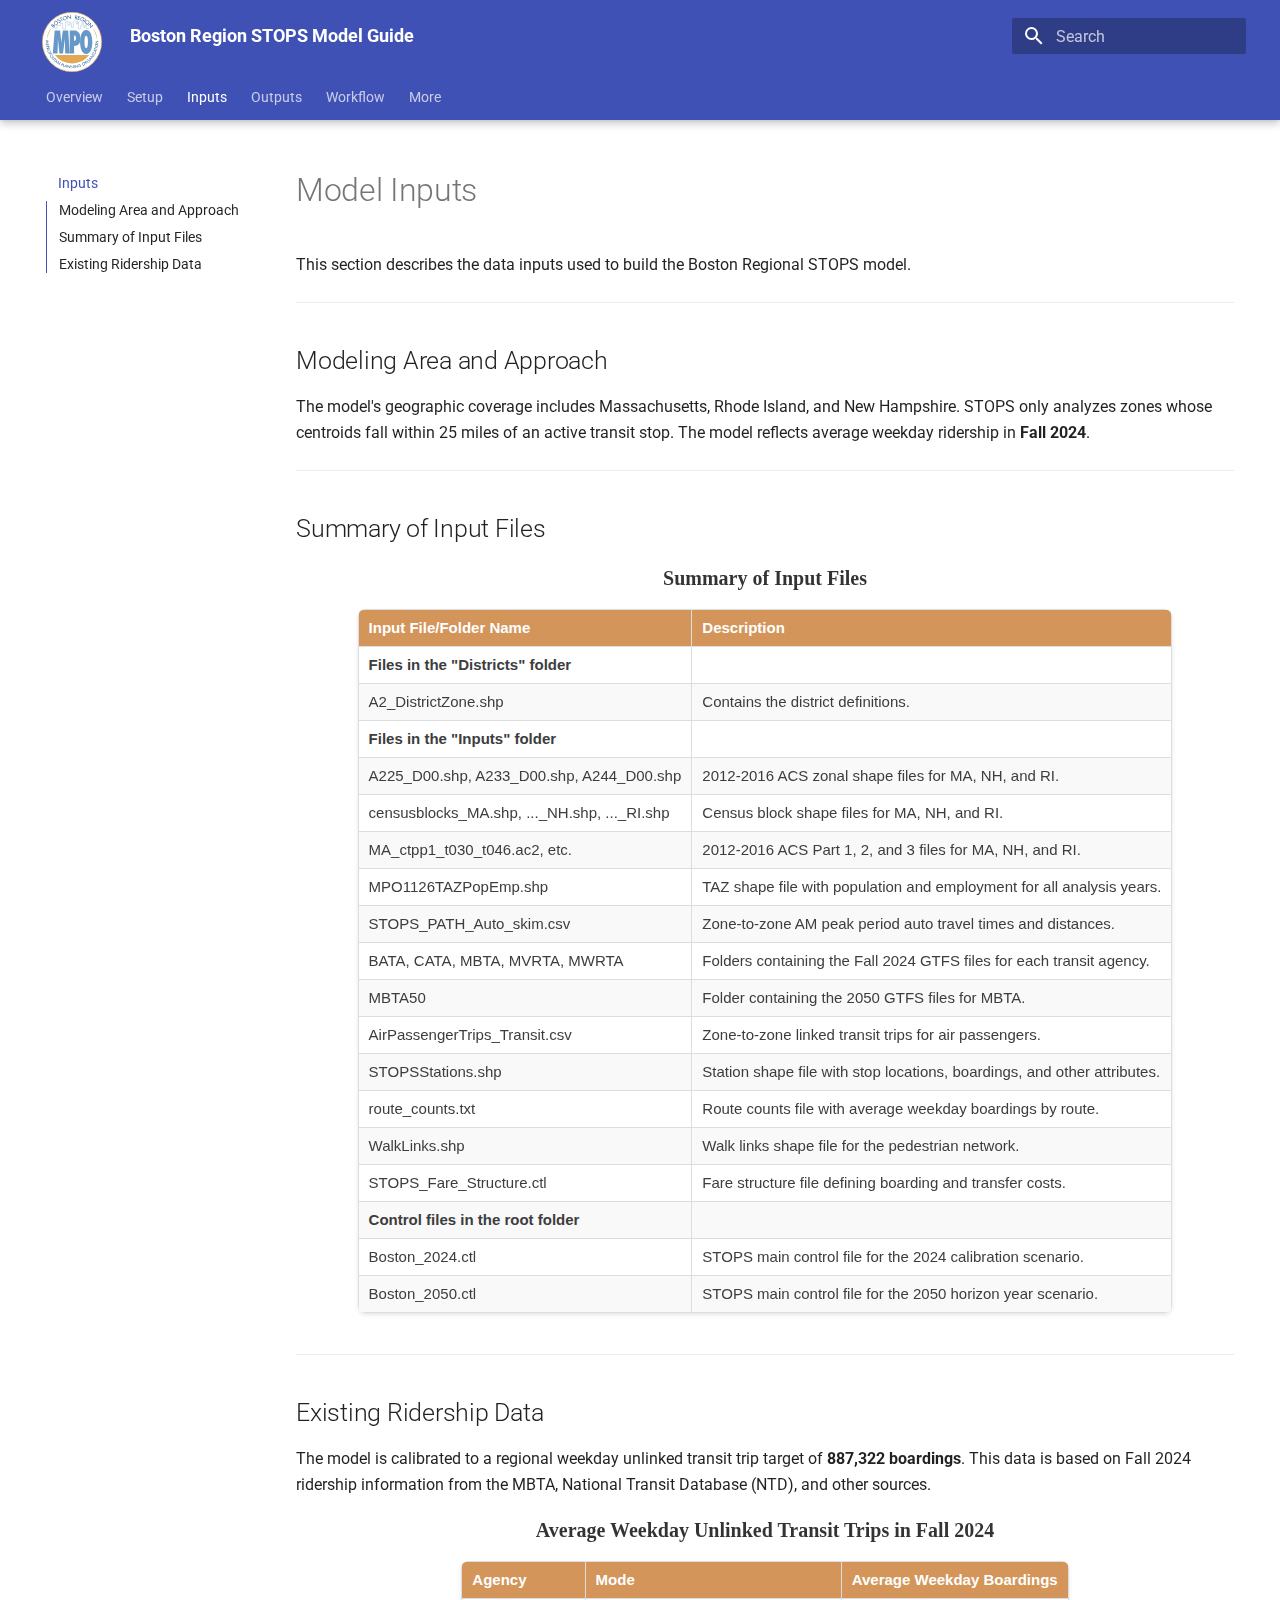
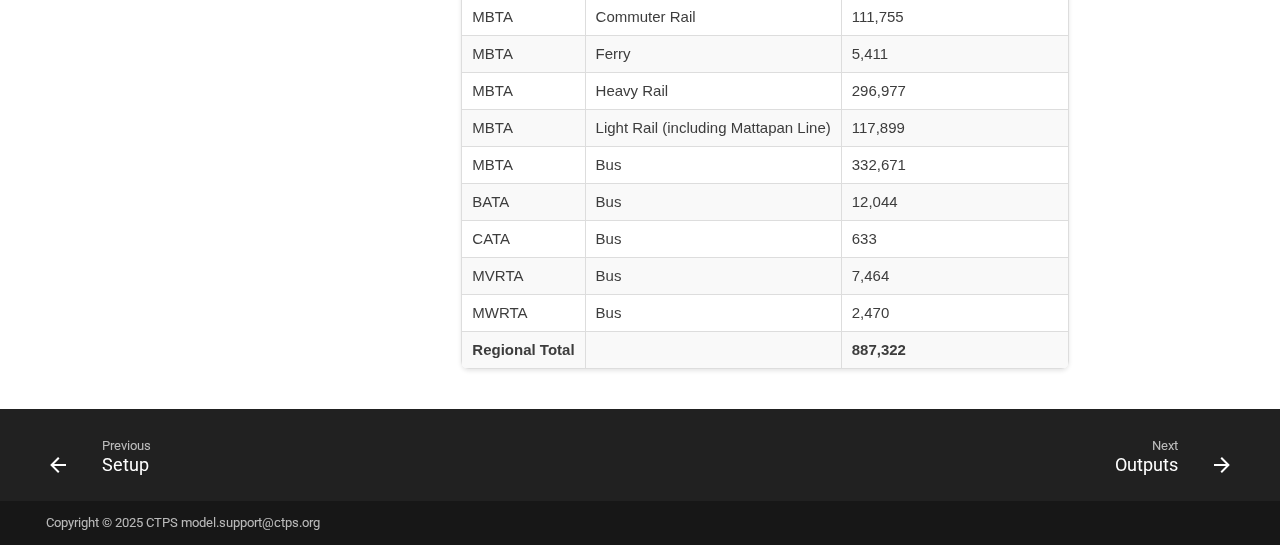
<file: 1.0/pages/inputs/index.html>
<!doctype html>
<html lang="en" class="no-js">
  <head>
    
      <meta charset="utf-8">
      <meta name="viewport" content="width=device-width,initial-scale=1">
      
      
      
      
        <link rel="prev" href="../setup/">
      
      
        <link rel="next" href="../outputs/">
      
      
      <link rel="icon" href="../../images/icons/MPO_Logo_circle_48.ico">
      <meta name="generator" content="mkdocs-1.5.3, mkdocs-material-9.4.14">
    
    
      
        <title>Inputs - Boston Region STOPS Model Guide</title>
      
    
    
      <link rel="stylesheet" href="../../assets/stylesheets/main.fad675c6.min.css">
      
      


    
    
      
    
    
      
        
        
        <link rel="preconnect" href="https://fonts.gstatic.com" crossorigin>
        <link rel="stylesheet" href="https://fonts.googleapis.com/css?family=Roboto:300,300i,400,400i,700,700i%7CRoboto+Mono:400,400i,700,700i&display=fallback">
        <style>:root{--md-text-font:"Roboto";--md-code-font:"Roboto Mono"}</style>
      
    
    
      <link rel="stylesheet" href="../../css/custom.css">
    
      <link rel="stylesheet" href="../../css/extra_styles.css">
    
    <script>__md_scope=new URL("../..",location),__md_hash=e=>[...e].reduce((e,_)=>(e<<5)-e+_.charCodeAt(0),0),__md_get=(e,_=localStorage,t=__md_scope)=>JSON.parse(_.getItem(t.pathname+"."+e)),__md_set=(e,_,t=localStorage,a=__md_scope)=>{try{t.setItem(a.pathname+"."+e,JSON.stringify(_))}catch(e){}}</script>
    
      

    
    
    
  </head>
  
  
    <body dir="ltr">
  
    
    
      <script>var palette=__md_get("__palette");if(palette&&"object"==typeof palette.color)for(var key of Object.keys(palette.color))document.body.setAttribute("data-md-color-"+key,palette.color[key])</script>
    
    <input class="md-toggle" data-md-toggle="drawer" type="checkbox" id="__drawer" autocomplete="off">
    <input class="md-toggle" data-md-toggle="search" type="checkbox" id="__search" autocomplete="off">
    <label class="md-overlay" for="__drawer"></label>
    <div data-md-component="skip">
      
        
        <a href="#model-inputs" class="md-skip">
          Skip to content
        </a>
      
    </div>
    <div data-md-component="announce">
      
    </div>
    
    
      

  

<header class="md-header md-header--shadow md-header--lifted" data-md-component="header">
  <nav class="md-header__inner md-grid" aria-label="Header">
    <a href="../.." title="Boston Region STOPS Model Guide" class="md-header__button md-logo" aria-label="Boston Region STOPS Model Guide" data-md-component="logo">
      
  <img src="../../images/icons/MPO_Logo_circle.svg" alt="logo">

    </a>
    <label class="md-header__button md-icon" for="__drawer">
      
      <svg xmlns="http://www.w3.org/2000/svg" viewBox="0 0 24 24"><path d="M3 6h18v2H3V6m0 5h18v2H3v-2m0 5h18v2H3v-2Z"/></svg>
    </label>
    <div class="md-header__title" data-md-component="header-title">
      <div class="md-header__ellipsis">
        <div class="md-header__topic">
          <span class="md-ellipsis">
            Boston Region STOPS Model Guide
          </span>
        </div>
        <div class="md-header__topic" data-md-component="header-topic">
          <span class="md-ellipsis">
            
              Inputs
            
          </span>
        </div>
      </div>
    </div>
    
    
    
      <label class="md-header__button md-icon" for="__search">
        
        <svg xmlns="http://www.w3.org/2000/svg" viewBox="0 0 24 24"><path d="M9.5 3A6.5 6.5 0 0 1 16 9.5c0 1.61-.59 3.09-1.56 4.23l.27.27h.79l5 5-1.5 1.5-5-5v-.79l-.27-.27A6.516 6.516 0 0 1 9.5 16 6.5 6.5 0 0 1 3 9.5 6.5 6.5 0 0 1 9.5 3m0 2C7 5 5 7 5 9.5S7 14 9.5 14 14 12 14 9.5 12 5 9.5 5Z"/></svg>
      </label>
      <div class="md-search" data-md-component="search" role="dialog">
  <label class="md-search__overlay" for="__search"></label>
  <div class="md-search__inner" role="search">
    <form class="md-search__form" name="search">
      <input type="text" class="md-search__input" name="query" aria-label="Search" placeholder="Search" autocapitalize="off" autocorrect="off" autocomplete="off" spellcheck="false" data-md-component="search-query" required>
      <label class="md-search__icon md-icon" for="__search">
        
        <svg xmlns="http://www.w3.org/2000/svg" viewBox="0 0 24 24"><path d="M9.5 3A6.5 6.5 0 0 1 16 9.5c0 1.61-.59 3.09-1.56 4.23l.27.27h.79l5 5-1.5 1.5-5-5v-.79l-.27-.27A6.516 6.516 0 0 1 9.5 16 6.5 6.5 0 0 1 3 9.5 6.5 6.5 0 0 1 9.5 3m0 2C7 5 5 7 5 9.5S7 14 9.5 14 14 12 14 9.5 12 5 9.5 5Z"/></svg>
        
        <svg xmlns="http://www.w3.org/2000/svg" viewBox="0 0 24 24"><path d="M20 11v2H8l5.5 5.5-1.42 1.42L4.16 12l7.92-7.92L13.5 5.5 8 11h12Z"/></svg>
      </label>
      <nav class="md-search__options" aria-label="Search">
        
        <button type="reset" class="md-search__icon md-icon" title="Clear" aria-label="Clear" tabindex="-1">
          
          <svg xmlns="http://www.w3.org/2000/svg" viewBox="0 0 24 24"><path d="M19 6.41 17.59 5 12 10.59 6.41 5 5 6.41 10.59 12 5 17.59 6.41 19 12 13.41 17.59 19 19 17.59 13.41 12 19 6.41Z"/></svg>
        </button>
      </nav>
      
    </form>
    <div class="md-search__output">
      <div class="md-search__scrollwrap" data-md-scrollfix>
        <div class="md-search-result" data-md-component="search-result">
          <div class="md-search-result__meta">
            Initializing search
          </div>
          <ol class="md-search-result__list" role="presentation"></ol>
        </div>
      </div>
    </div>
  </div>
</div>
    
    
  </nav>
  
    
      
<nav class="md-tabs" aria-label="Tabs" data-md-component="tabs">
  <div class="md-grid">
    <ul class="md-tabs__list">
      
        
  
  
  
    <li class="md-tabs__item">
      <a href="../overview/" class="md-tabs__link">
        
  
    
  
  Overview

      </a>
    </li>
  

      
        
  
  
  
    <li class="md-tabs__item">
      <a href="../setup/" class="md-tabs__link">
        
  
    
  
  Setup

      </a>
    </li>
  

      
        
  
  
    
  
  
    <li class="md-tabs__item md-tabs__item--active">
      <a href="./" class="md-tabs__link">
        
  
    
  
  Inputs

      </a>
    </li>
  

      
        
  
  
  
    <li class="md-tabs__item">
      <a href="../outputs/" class="md-tabs__link">
        
  
    
  
  Outputs

      </a>
    </li>
  

      
        
  
  
  
    <li class="md-tabs__item">
      <a href="../workflow/" class="md-tabs__link">
        
  
    
  
  Workflow

      </a>
    </li>
  

      
        
  
  
  
    <li class="md-tabs__item">
      <a href="../more/" class="md-tabs__link">
        
  
    
  
  More

      </a>
    </li>
  

      
    </ul>
  </div>
</nav>
    
  
</header>
    
    <div class="md-container" data-md-component="container">
      
      
        
      
      <main class="md-main" data-md-component="main">
        <div class="md-main__inner md-grid">
          
            
              
              <div class="md-sidebar md-sidebar--primary" data-md-component="sidebar" data-md-type="navigation" >
                <div class="md-sidebar__scrollwrap">
                  <div class="md-sidebar__inner">
                    


  


  

<nav class="md-nav md-nav--primary md-nav--lifted md-nav--integrated" aria-label="Navigation" data-md-level="0">
  <label class="md-nav__title" for="__drawer">
    <a href="../.." title="Boston Region STOPS Model Guide" class="md-nav__button md-logo" aria-label="Boston Region STOPS Model Guide" data-md-component="logo">
      
  <img src="../../images/icons/MPO_Logo_circle.svg" alt="logo">

    </a>
    Boston Region STOPS Model Guide
  </label>
  
  <ul class="md-nav__list" data-md-scrollfix>
    
      
      
  
  
  
  
    <li class="md-nav__item">
      <a href="../overview/" class="md-nav__link">
        
  
  <span class="md-ellipsis">
    Overview
  </span>
  

      </a>
    </li>
  

    
      
      
  
  
  
  
    <li class="md-nav__item">
      <a href="../setup/" class="md-nav__link">
        
  
  <span class="md-ellipsis">
    Setup
  </span>
  

      </a>
    </li>
  

    
      
      
  
  
    
  
  
  
    <li class="md-nav__item md-nav__item--active">
      
      <input class="md-nav__toggle md-toggle" type="checkbox" id="__toc">
      
      
        
      
      
        <label class="md-nav__link md-nav__link--active" for="__toc">
          
  
  <span class="md-ellipsis">
    Inputs
  </span>
  

          <span class="md-nav__icon md-icon"></span>
        </label>
      
      <a href="./" class="md-nav__link md-nav__link--active">
        
  
  <span class="md-ellipsis">
    Inputs
  </span>
  

      </a>
      
        

<nav class="md-nav md-nav--secondary" aria-label="Table of contents">
  
  
  
    
  
  
    <label class="md-nav__title" for="__toc">
      <span class="md-nav__icon md-icon"></span>
      Table of contents
    </label>
    <ul class="md-nav__list" data-md-component="toc" data-md-scrollfix>
      
        <li class="md-nav__item">
  <a href="#modeling-area-and-approach" class="md-nav__link">
    <span class="md-ellipsis">
      Modeling Area and Approach
    </span>
  </a>
  
</li>
      
        <li class="md-nav__item">
  <a href="#summary-of-input-files" class="md-nav__link">
    <span class="md-ellipsis">
      Summary of Input Files
    </span>
  </a>
  
</li>
      
        <li class="md-nav__item">
  <a href="#existing-ridership-data" class="md-nav__link">
    <span class="md-ellipsis">
      Existing Ridership Data
    </span>
  </a>
  
</li>
      
    </ul>
  
</nav>
      
    </li>
  

    
      
      
  
  
  
  
    <li class="md-nav__item">
      <a href="../outputs/" class="md-nav__link">
        
  
  <span class="md-ellipsis">
    Outputs
  </span>
  

      </a>
    </li>
  

    
      
      
  
  
  
  
    <li class="md-nav__item">
      <a href="../workflow/" class="md-nav__link">
        
  
  <span class="md-ellipsis">
    Workflow
  </span>
  

      </a>
    </li>
  

    
      
      
  
  
  
  
    <li class="md-nav__item">
      <a href="../more/" class="md-nav__link">
        
  
  <span class="md-ellipsis">
    More
  </span>
  

      </a>
    </li>
  

    
  </ul>
</nav>
                  </div>
                </div>
              </div>
            
            
          
          
            <div class="md-content" data-md-component="content">
              <article class="md-content__inner md-typeset">
                
                  


<h1 id="model-inputs">Model Inputs</h1>
<p>This section describes the data inputs used to build the Boston Regional STOPS model.</p>
<hr />
<h2 id="modeling-area-and-approach">Modeling Area and Approach</h2>
<p>The model's geographic coverage includes Massachusetts, Rhode Island, and New Hampshire. STOPS only analyzes zones whose centroids fall within 25 miles of an active transit stop. The model reflects average weekday ridership in <strong>Fall 2024</strong>.</p>
<hr />
<h2 id="summary-of-input-files">Summary of Input Files</h2>
<html lang="en">
<body_mk_table>
<div class="table-title">Summary of Input Files</div>
<table class="table_autoWidth">
    <thead>
        <tr>
            <th>Input File/Folder Name</th>
            <th>Description</th>
        </tr>
    </thead>
    <tbody>
        <tr>
            <td><strong>Files in the "Districts" folder</strong></td>
            <td></td>
        </tr>
        <tr>
            <td>A2_DistrictZone.shp</td>
            <td>Contains the district definitions.</td>
        </tr>
        <tr>
            <td><strong>Files in the "Inputs" folder</strong></td>
            <td></td>
        </tr>
        <tr>
            <td>A225_D00.shp, A233_D00.shp, A244_D00.shp</td>
            <td>2012-2016 ACS zonal shape files for MA, NH, and RI.</td>
        </tr>
        <tr>
            <td>censusblocks_MA.shp, ..._NH.shp, ..._RI.shp</td>
            <td>Census block shape files for MA, NH, and RI.</td>
        </tr>
        <tr>
            <td>MA_ctpp1_t030_t046.ac2, etc.</td>
            <td>2012-2016 ACS Part 1, 2, and 3 files for MA, NH, and RI.</td>
        </tr>
        <tr>
            <td>MPO1126TAZPopEmp.shp</td>
            <td>TAZ shape file with population and employment for all analysis years.</td>
        </tr>
        <tr>
            <td>STOPS_PATH_Auto_skim.csv</td>
            <td>Zone-to-zone AM peak period auto travel times and distances.</td>
        </tr>
        <tr>
            <td>BATA, CATA, MBTA, MVRTA, MWRTA</td>
            <td>Folders containing the Fall 2024 GTFS files for each transit agency.</td>
        </tr>
        <tr>
            <td>MBTA50</td>
            <td>Folder containing the 2050 GTFS files for MBTA.</td>
        </tr>
        <tr>
            <td>AirPassengerTrips_Transit.csv</td>
            <td>Zone-to-zone linked transit trips for air passengers.</td>
        </tr>
        <tr>
            <td>STOPSStations.shp</td>
            <td>Station shape file with stop locations, boardings, and other attributes.</td>
        </tr>
        <tr>
            <td>route_counts.txt</td>
            <td>Route counts file with average weekday boardings by route.</td>
        </tr>
        <tr>
            <td>WalkLinks.shp</td>
            <td>Walk links shape file for the pedestrian network.</td>
        </tr>
        <tr>
            <td>STOPS_Fare_Structure.ctl</td>
            <td>Fare structure file defining boarding and transfer costs.</td>
        </tr>
        <tr>
            <td><strong>Control files in the root folder</strong></td>
            <td></td>
        </tr>
        <tr>
            <td>Boston_2024.ctl</td>
            <td>STOPS main control file for the 2024 calibration scenario.</td>
        </tr>
        <tr>
            <td>Boston_2050.ctl</td>
            <td>STOPS main control file for the 2050 horizon year scenario.</td>
        </tr>
    </tbody>
</table>
</body_mk_table>
</html>

<hr />
<h2 id="existing-ridership-data">Existing Ridership Data</h2>
<p>The model is calibrated to a regional weekday unlinked transit trip target of <strong>887,322 boardings</strong>. This data is based on Fall 2024 ridership information from the MBTA, National Transit Database (NTD), and other sources.</p>
<html lang="en">
<body_mk_table>
<div class="table-title">Average Weekday Unlinked Transit Trips in Fall 2024</div>
<table class="table_autoWidth">
    <thead>
        <tr>
            <th>Agency</th>
            <th>Mode</th>
            <th>Average Weekday Boardings</th>
        </tr>
    </thead>
    <tbody>
        <tr>
            <td>MBTA</td>
            <td>Commuter Rail</td>
            <td>111,755</td>
        </tr>
        <tr>
            <td>MBTA</td>
            <td>Ferry</td>
            <td>5,411</td>
        </tr>
        <tr>
            <td>MBTA</td>
            <td>Heavy Rail</td>
            <td>296,977</td>
        </tr>
        <tr>
            <td>MBTA</td>
            <td>Light Rail (including Mattapan Line)</td>
            <td>117,899</td>
        </tr>
        <tr>
            <td>MBTA</td>
            <td>Bus</td>
            <td>332,671</td>
        </tr>
        <tr>
            <td>BATA</td>
            <td>Bus</td>
            <td>12,044</td>
        </tr>
        <tr>
            <td>CATA</td>
            <td>Bus</td>
            <td>633</td>
        </tr>
        <tr>
            <td>MVRTA</td>
            <td>Bus</td>
            <td>7,464</td>
        </tr>
        <tr>
            <td>MWRTA</td>
            <td>Bus</td>
            <td>2,470</td>
        </tr>
        <tr>
            <td><strong>Regional Total</strong></td>
            <td></td>
            <td><strong>887,322</strong></td>
        </tr>
    </tbody>
</table>
</body_mk_table>
</html>





                
              </article>
            </div>
          
          
        </div>
        
      </main>
      
        <footer class="md-footer">
  
    
      
      <nav class="md-footer__inner md-grid" aria-label="Footer" >
        
          
          <a href="../setup/" class="md-footer__link md-footer__link--prev" aria-label="Previous: Setup">
            <div class="md-footer__button md-icon">
              
              <svg xmlns="http://www.w3.org/2000/svg" viewBox="0 0 24 24"><path d="M20 11v2H8l5.5 5.5-1.42 1.42L4.16 12l7.92-7.92L13.5 5.5 8 11h12Z"/></svg>
            </div>
            <div class="md-footer__title">
              <span class="md-footer__direction">
                Previous
              </span>
              <div class="md-ellipsis">
                Setup
              </div>
            </div>
          </a>
        
        
          
          <a href="../outputs/" class="md-footer__link md-footer__link--next" aria-label="Next: Outputs">
            <div class="md-footer__title">
              <span class="md-footer__direction">
                Next
              </span>
              <div class="md-ellipsis">
                Outputs
              </div>
            </div>
            <div class="md-footer__button md-icon">
              
              <svg xmlns="http://www.w3.org/2000/svg" viewBox="0 0 24 24"><path d="M4 11v2h12l-5.5 5.5 1.42 1.42L19.84 12l-7.92-7.92L10.5 5.5 16 11H4Z"/></svg>
            </div>
          </a>
        
      </nav>
    
  
  <div class="md-footer-meta md-typeset">
    <div class="md-footer-meta__inner md-grid">
      <div class="md-copyright">
  
    <div class="md-copyright__highlight">
      Copyright &copy; 2025 <a href="https://www.ctps.org/" target="_blank">CTPS</a> <a href="mailto:model.support@ctps.org">model.support@ctps.org</a>
    </div>
  
  
</div>
      
    </div>
  </div>
</footer>
      
    </div>
    <div class="md-dialog" data-md-component="dialog">
      <div class="md-dialog__inner md-typeset"></div>
    </div>
    
    
    <script id="__config" type="application/json">{"base": "../..", "features": ["navigation.tabs", "navigation.tabs.sticky", "navigation.expand", "navigation.footer", "toc.follow", "toc.integrate"], "search": "../../assets/javascripts/workers/search.f886a092.min.js", "translations": {"clipboard.copied": "Copied to clipboard", "clipboard.copy": "Copy to clipboard", "search.result.more.one": "1 more on this page", "search.result.more.other": "# more on this page", "search.result.none": "No matching documents", "search.result.one": "1 matching document", "search.result.other": "# matching documents", "search.result.placeholder": "Type to start searching", "search.result.term.missing": "Missing", "select.version": "Select version"}}</script>
    
    
      <script src="../../assets/javascripts/bundle.cd18aaf1.min.js"></script>
      
    
  </body>
</html>
</file>
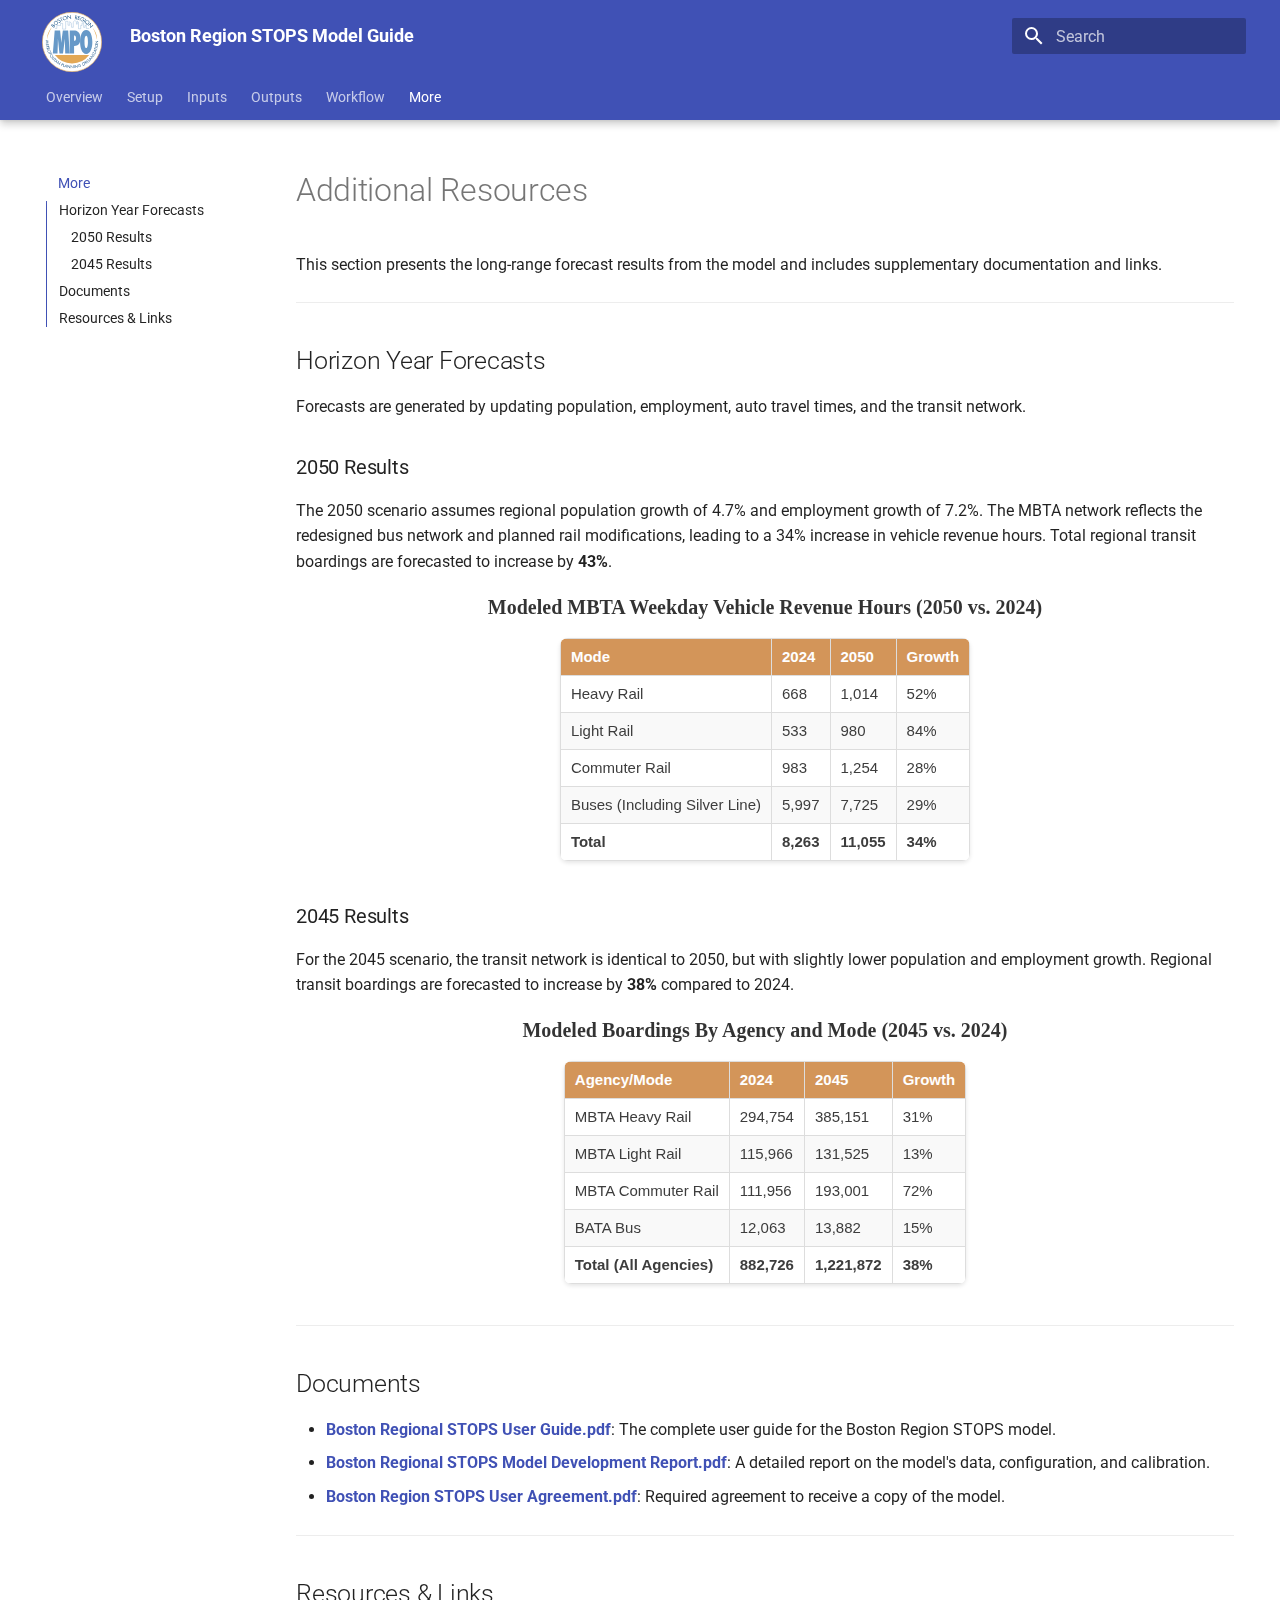
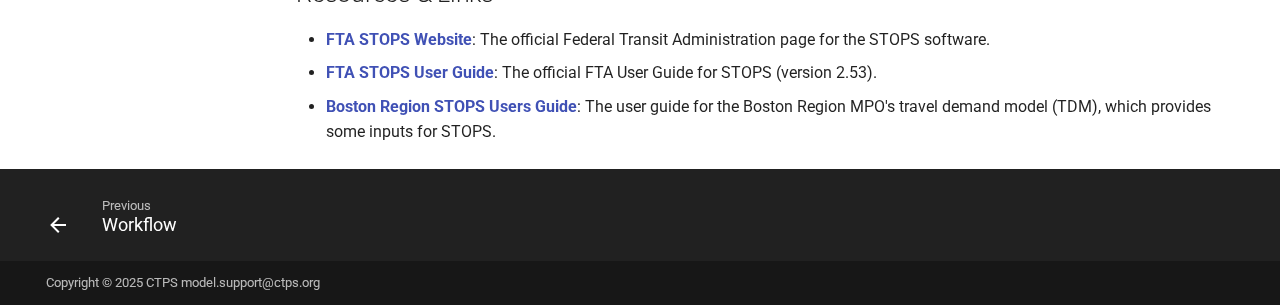
<file: 1.0/pages/more/index.html>
<!doctype html>
<html lang="en" class="no-js">
  <head>
    
      <meta charset="utf-8">
      <meta name="viewport" content="width=device-width,initial-scale=1">
      
      
      
      
        <link rel="prev" href="../workflow/">
      
      
      
      <link rel="icon" href="../../images/icons/MPO_Logo_circle_48.ico">
      <meta name="generator" content="mkdocs-1.5.3, mkdocs-material-9.4.14">
    
    
      
        <title>More - Boston Region STOPS Model Guide</title>
      
    
    
      <link rel="stylesheet" href="../../assets/stylesheets/main.fad675c6.min.css">
      
      


    
    
      
    
    
      
        
        
        <link rel="preconnect" href="https://fonts.gstatic.com" crossorigin>
        <link rel="stylesheet" href="https://fonts.googleapis.com/css?family=Roboto:300,300i,400,400i,700,700i%7CRoboto+Mono:400,400i,700,700i&display=fallback">
        <style>:root{--md-text-font:"Roboto";--md-code-font:"Roboto Mono"}</style>
      
    
    
      <link rel="stylesheet" href="../../css/custom.css">
    
      <link rel="stylesheet" href="../../css/extra_styles.css">
    
    <script>__md_scope=new URL("../..",location),__md_hash=e=>[...e].reduce((e,_)=>(e<<5)-e+_.charCodeAt(0),0),__md_get=(e,_=localStorage,t=__md_scope)=>JSON.parse(_.getItem(t.pathname+"."+e)),__md_set=(e,_,t=localStorage,a=__md_scope)=>{try{t.setItem(a.pathname+"."+e,JSON.stringify(_))}catch(e){}}</script>
    
      

    
    
    
  </head>
  
  
    <body dir="ltr">
  
    
    
      <script>var palette=__md_get("__palette");if(palette&&"object"==typeof palette.color)for(var key of Object.keys(palette.color))document.body.setAttribute("data-md-color-"+key,palette.color[key])</script>
    
    <input class="md-toggle" data-md-toggle="drawer" type="checkbox" id="__drawer" autocomplete="off">
    <input class="md-toggle" data-md-toggle="search" type="checkbox" id="__search" autocomplete="off">
    <label class="md-overlay" for="__drawer"></label>
    <div data-md-component="skip">
      
        
        <a href="#additional-resources" class="md-skip">
          Skip to content
        </a>
      
    </div>
    <div data-md-component="announce">
      
    </div>
    
    
      

  

<header class="md-header md-header--shadow md-header--lifted" data-md-component="header">
  <nav class="md-header__inner md-grid" aria-label="Header">
    <a href="../.." title="Boston Region STOPS Model Guide" class="md-header__button md-logo" aria-label="Boston Region STOPS Model Guide" data-md-component="logo">
      
  <img src="../../images/icons/MPO_Logo_circle.svg" alt="logo">

    </a>
    <label class="md-header__button md-icon" for="__drawer">
      
      <svg xmlns="http://www.w3.org/2000/svg" viewBox="0 0 24 24"><path d="M3 6h18v2H3V6m0 5h18v2H3v-2m0 5h18v2H3v-2Z"/></svg>
    </label>
    <div class="md-header__title" data-md-component="header-title">
      <div class="md-header__ellipsis">
        <div class="md-header__topic">
          <span class="md-ellipsis">
            Boston Region STOPS Model Guide
          </span>
        </div>
        <div class="md-header__topic" data-md-component="header-topic">
          <span class="md-ellipsis">
            
              More
            
          </span>
        </div>
      </div>
    </div>
    
    
    
      <label class="md-header__button md-icon" for="__search">
        
        <svg xmlns="http://www.w3.org/2000/svg" viewBox="0 0 24 24"><path d="M9.5 3A6.5 6.5 0 0 1 16 9.5c0 1.61-.59 3.09-1.56 4.23l.27.27h.79l5 5-1.5 1.5-5-5v-.79l-.27-.27A6.516 6.516 0 0 1 9.5 16 6.5 6.5 0 0 1 3 9.5 6.5 6.5 0 0 1 9.5 3m0 2C7 5 5 7 5 9.5S7 14 9.5 14 14 12 14 9.5 12 5 9.5 5Z"/></svg>
      </label>
      <div class="md-search" data-md-component="search" role="dialog">
  <label class="md-search__overlay" for="__search"></label>
  <div class="md-search__inner" role="search">
    <form class="md-search__form" name="search">
      <input type="text" class="md-search__input" name="query" aria-label="Search" placeholder="Search" autocapitalize="off" autocorrect="off" autocomplete="off" spellcheck="false" data-md-component="search-query" required>
      <label class="md-search__icon md-icon" for="__search">
        
        <svg xmlns="http://www.w3.org/2000/svg" viewBox="0 0 24 24"><path d="M9.5 3A6.5 6.5 0 0 1 16 9.5c0 1.61-.59 3.09-1.56 4.23l.27.27h.79l5 5-1.5 1.5-5-5v-.79l-.27-.27A6.516 6.516 0 0 1 9.5 16 6.5 6.5 0 0 1 3 9.5 6.5 6.5 0 0 1 9.5 3m0 2C7 5 5 7 5 9.5S7 14 9.5 14 14 12 14 9.5 12 5 9.5 5Z"/></svg>
        
        <svg xmlns="http://www.w3.org/2000/svg" viewBox="0 0 24 24"><path d="M20 11v2H8l5.5 5.5-1.42 1.42L4.16 12l7.92-7.92L13.5 5.5 8 11h12Z"/></svg>
      </label>
      <nav class="md-search__options" aria-label="Search">
        
        <button type="reset" class="md-search__icon md-icon" title="Clear" aria-label="Clear" tabindex="-1">
          
          <svg xmlns="http://www.w3.org/2000/svg" viewBox="0 0 24 24"><path d="M19 6.41 17.59 5 12 10.59 6.41 5 5 6.41 10.59 12 5 17.59 6.41 19 12 13.41 17.59 19 19 17.59 13.41 12 19 6.41Z"/></svg>
        </button>
      </nav>
      
    </form>
    <div class="md-search__output">
      <div class="md-search__scrollwrap" data-md-scrollfix>
        <div class="md-search-result" data-md-component="search-result">
          <div class="md-search-result__meta">
            Initializing search
          </div>
          <ol class="md-search-result__list" role="presentation"></ol>
        </div>
      </div>
    </div>
  </div>
</div>
    
    
  </nav>
  
    
      
<nav class="md-tabs" aria-label="Tabs" data-md-component="tabs">
  <div class="md-grid">
    <ul class="md-tabs__list">
      
        
  
  
  
    <li class="md-tabs__item">
      <a href="../overview/" class="md-tabs__link">
        
  
    
  
  Overview

      </a>
    </li>
  

      
        
  
  
  
    <li class="md-tabs__item">
      <a href="../setup/" class="md-tabs__link">
        
  
    
  
  Setup

      </a>
    </li>
  

      
        
  
  
  
    <li class="md-tabs__item">
      <a href="../inputs/" class="md-tabs__link">
        
  
    
  
  Inputs

      </a>
    </li>
  

      
        
  
  
  
    <li class="md-tabs__item">
      <a href="../outputs/" class="md-tabs__link">
        
  
    
  
  Outputs

      </a>
    </li>
  

      
        
  
  
  
    <li class="md-tabs__item">
      <a href="../workflow/" class="md-tabs__link">
        
  
    
  
  Workflow

      </a>
    </li>
  

      
        
  
  
    
  
  
    <li class="md-tabs__item md-tabs__item--active">
      <a href="./" class="md-tabs__link">
        
  
    
  
  More

      </a>
    </li>
  

      
    </ul>
  </div>
</nav>
    
  
</header>
    
    <div class="md-container" data-md-component="container">
      
      
        
      
      <main class="md-main" data-md-component="main">
        <div class="md-main__inner md-grid">
          
            
              
              <div class="md-sidebar md-sidebar--primary" data-md-component="sidebar" data-md-type="navigation" >
                <div class="md-sidebar__scrollwrap">
                  <div class="md-sidebar__inner">
                    


  


  

<nav class="md-nav md-nav--primary md-nav--lifted md-nav--integrated" aria-label="Navigation" data-md-level="0">
  <label class="md-nav__title" for="__drawer">
    <a href="../.." title="Boston Region STOPS Model Guide" class="md-nav__button md-logo" aria-label="Boston Region STOPS Model Guide" data-md-component="logo">
      
  <img src="../../images/icons/MPO_Logo_circle.svg" alt="logo">

    </a>
    Boston Region STOPS Model Guide
  </label>
  
  <ul class="md-nav__list" data-md-scrollfix>
    
      
      
  
  
  
  
    <li class="md-nav__item">
      <a href="../overview/" class="md-nav__link">
        
  
  <span class="md-ellipsis">
    Overview
  </span>
  

      </a>
    </li>
  

    
      
      
  
  
  
  
    <li class="md-nav__item">
      <a href="../setup/" class="md-nav__link">
        
  
  <span class="md-ellipsis">
    Setup
  </span>
  

      </a>
    </li>
  

    
      
      
  
  
  
  
    <li class="md-nav__item">
      <a href="../inputs/" class="md-nav__link">
        
  
  <span class="md-ellipsis">
    Inputs
  </span>
  

      </a>
    </li>
  

    
      
      
  
  
  
  
    <li class="md-nav__item">
      <a href="../outputs/" class="md-nav__link">
        
  
  <span class="md-ellipsis">
    Outputs
  </span>
  

      </a>
    </li>
  

    
      
      
  
  
  
  
    <li class="md-nav__item">
      <a href="../workflow/" class="md-nav__link">
        
  
  <span class="md-ellipsis">
    Workflow
  </span>
  

      </a>
    </li>
  

    
      
      
  
  
    
  
  
  
    <li class="md-nav__item md-nav__item--active">
      
      <input class="md-nav__toggle md-toggle" type="checkbox" id="__toc">
      
      
        
      
      
        <label class="md-nav__link md-nav__link--active" for="__toc">
          
  
  <span class="md-ellipsis">
    More
  </span>
  

          <span class="md-nav__icon md-icon"></span>
        </label>
      
      <a href="./" class="md-nav__link md-nav__link--active">
        
  
  <span class="md-ellipsis">
    More
  </span>
  

      </a>
      
        

<nav class="md-nav md-nav--secondary" aria-label="Table of contents">
  
  
  
    
  
  
    <label class="md-nav__title" for="__toc">
      <span class="md-nav__icon md-icon"></span>
      Table of contents
    </label>
    <ul class="md-nav__list" data-md-component="toc" data-md-scrollfix>
      
        <li class="md-nav__item">
  <a href="#horizon-year-forecasts" class="md-nav__link">
    <span class="md-ellipsis">
      Horizon Year Forecasts
    </span>
  </a>
  
    <nav class="md-nav" aria-label="Horizon Year Forecasts">
      <ul class="md-nav__list">
        
          <li class="md-nav__item">
  <a href="#2050-results" class="md-nav__link">
    <span class="md-ellipsis">
      2050 Results
    </span>
  </a>
  
</li>
        
          <li class="md-nav__item">
  <a href="#2045-results" class="md-nav__link">
    <span class="md-ellipsis">
      2045 Results
    </span>
  </a>
  
</li>
        
      </ul>
    </nav>
  
</li>
      
        <li class="md-nav__item">
  <a href="#documents" class="md-nav__link">
    <span class="md-ellipsis">
      Documents
    </span>
  </a>
  
</li>
      
        <li class="md-nav__item">
  <a href="#resources-links" class="md-nav__link">
    <span class="md-ellipsis">
      Resources &amp; Links
    </span>
  </a>
  
</li>
      
    </ul>
  
</nav>
      
    </li>
  

    
  </ul>
</nav>
                  </div>
                </div>
              </div>
            
            
          
          
            <div class="md-content" data-md-component="content">
              <article class="md-content__inner md-typeset">
                
                  


<h1 id="additional-resources">Additional Resources</h1>
<p>This section presents the long-range forecast results from the model and includes supplementary documentation and links.</p>
<hr />
<h2 id="horizon-year-forecasts">Horizon Year Forecasts</h2>
<p>Forecasts are generated by updating population, employment, auto travel times, and the transit network.</p>
<h3 id="2050-results">2050 Results</h3>
<p>The 2050 scenario assumes regional population growth of 4.7% and employment growth of 7.2%. The MBTA network reflects the redesigned bus network and planned rail modifications, leading to a 34% increase in vehicle revenue hours. Total regional transit boardings are forecasted to increase by <strong>43%</strong>.</p>
<html lang="en">
<body_mk_table>
<div class="table-title">Modeled MBTA Weekday Vehicle Revenue Hours (2050 vs. 2024)</div>
<table class="table_autoWidth">
    <thead>
        <tr>
            <th>Mode</th>
            <th>2024</th>
            <th>2050</th>
            <th>Growth</th>
        </tr>
    </thead>
    <tbody>
        <tr>
            <td>Heavy Rail</td>
            <td>668</td>
            <td>1,014</td>
            <td>52%</td>
        </tr>
        <tr>
            <td>Light Rail</td>
            <td>533</td>
            <td>980</td>
            <td>84%</td>
        </tr>
        <tr>
            <td>Commuter Rail</td>
            <td>983</td>
            <td>1,254</td>
            <td>28%</td>
        </tr>
        <tr>
            <td>Buses (Including Silver Line)</td>
            <td>5,997</td>
            <td>7,725</td>
            <td>29%</td>
        </tr>
        <tr>
            <td><strong>Total</strong></td>
            <td><strong>8,263</strong></td>
            <td><strong>11,055</strong></td>
            <td><strong>34%</strong></td>
        </tr>
    </tbody>
</table>
</body_mk_table>
</html>

<h3 id="2045-results">2045 Results</h3>
<p>For the 2045 scenario, the transit network is identical to 2050, but with slightly lower population and employment growth. Regional transit boardings are forecasted to increase by <strong>38%</strong> compared to 2024.</p>
<html lang="en">
<body_mk_table>
<div class="table-title">Modeled Boardings By Agency and Mode (2045 vs. 2024)</div>
<table class="table_autoWidth">
    <thead>
        <tr>
            <th>Agency/Mode</th>
            <th>2024</th>
            <th>2045</th>
            <th>Growth</th>
        </tr>
    </thead>
    <tbody>
        <tr>
            <td>MBTA Heavy Rail</td>
            <td>294,754</td>
            <td>385,151</td>
            <td>31%</td>
        </tr>
        <tr>
            <td>MBTA Light Rail</td>
            <td>115,966</td>
            <td>131,525</td>
            <td>13%</td>
        </tr>
        <tr>
            <td>MBTA Commuter Rail</td>
            <td>111,956</td>
            <td>193,001</td>
            <td>72%</td>
        </tr>
        <tr>
            <td>BATA Bus</td>
            <td>12,063</td>
            <td>13,882</td>
            <td>15%</td>
        </tr>
        <tr>
            <td><strong>Total (All Agencies)</strong></td>
            <td><strong>882,726</strong></td>
            <td><strong>1,221,872</strong></td>
            <td><strong>38%</strong></td>
        </tr>
    </tbody>
</table>
</body_mk_table>
</html>

<hr />
<h2 id="documents">Documents</h2>
<ul>
<li><strong><a href="https://drive.google.com/file/d/1UcvvgxyqMSzSDFRMXIImjk_aWYrG3gWL/view?usp=sharing">Boston Regional STOPS User Guide.pdf</a></strong>: The complete user guide for the Boston Region STOPS model.</li>
<li><strong><a href="https://drive.google.com/file/d/1tuUIPfVEfSuBCRj5xBWTFZdXe4PcOqt0/view?usp=sharing">Boston Regional STOPS Model Development Report.pdf</a></strong>: A detailed report on the model's data, configuration, and calibration.</li>
<li><strong><a href="https://drive.google.com/file/d/1OIP_Rva1O8AW8jZ2v0hrBgItflrlB0Hz/view?usp=sharing">Boston Region STOPS User Agreement.pdf</a></strong>: Required agreement to receive a copy of the model.</li>
</ul>
<hr />
<h2 id="resources-links">Resources &amp; Links</h2>
<ul>
<li><strong><a href="https://www.transit.dot.gov/funding/grant-programs/capital-investments/stops">FTA STOPS Website</a></strong>: The official Federal Transit Administration page for the STOPS software.</li>
<li><strong><a href="https://www.transit.dot.gov/sites/fta.dot.gov/files/2024-09/STOPS-User-Guide-v2-53-v.pdf">FTA STOPS User Guide</a></strong>: The official FTA User Guide for STOPS (version 2.53).</li>
<li><strong><a href="https://ctpssstaff.io/boston-region-stops-website/">Boston Region STOPS Users Guide</a></strong>: The user guide for the Boston Region MPO's travel demand model (TDM), which provides some inputs for STOPS.</li>
</ul>





                
              </article>
            </div>
          
          
        </div>
        
      </main>
      
        <footer class="md-footer">
  
    
      
      <nav class="md-footer__inner md-grid" aria-label="Footer" >
        
          
          <a href="../workflow/" class="md-footer__link md-footer__link--prev" aria-label="Previous: Workflow">
            <div class="md-footer__button md-icon">
              
              <svg xmlns="http://www.w3.org/2000/svg" viewBox="0 0 24 24"><path d="M20 11v2H8l5.5 5.5-1.42 1.42L4.16 12l7.92-7.92L13.5 5.5 8 11h12Z"/></svg>
            </div>
            <div class="md-footer__title">
              <span class="md-footer__direction">
                Previous
              </span>
              <div class="md-ellipsis">
                Workflow
              </div>
            </div>
          </a>
        
        
      </nav>
    
  
  <div class="md-footer-meta md-typeset">
    <div class="md-footer-meta__inner md-grid">
      <div class="md-copyright">
  
    <div class="md-copyright__highlight">
      Copyright &copy; 2025 <a href="https://www.ctps.org/" target="_blank">CTPS</a> <a href="mailto:model.support@ctps.org">model.support@ctps.org</a>
    </div>
  
  
</div>
      
    </div>
  </div>
</footer>
      
    </div>
    <div class="md-dialog" data-md-component="dialog">
      <div class="md-dialog__inner md-typeset"></div>
    </div>
    
    
    <script id="__config" type="application/json">{"base": "../..", "features": ["navigation.tabs", "navigation.tabs.sticky", "navigation.expand", "navigation.footer", "toc.follow", "toc.integrate"], "search": "../../assets/javascripts/workers/search.f886a092.min.js", "translations": {"clipboard.copied": "Copied to clipboard", "clipboard.copy": "Copy to clipboard", "search.result.more.one": "1 more on this page", "search.result.more.other": "# more on this page", "search.result.none": "No matching documents", "search.result.one": "1 matching document", "search.result.other": "# matching documents", "search.result.placeholder": "Type to start searching", "search.result.term.missing": "Missing", "select.version": "Select version"}}</script>
    
    
      <script src="../../assets/javascripts/bundle.cd18aaf1.min.js"></script>
      
    
  </body>
</html>
</file>
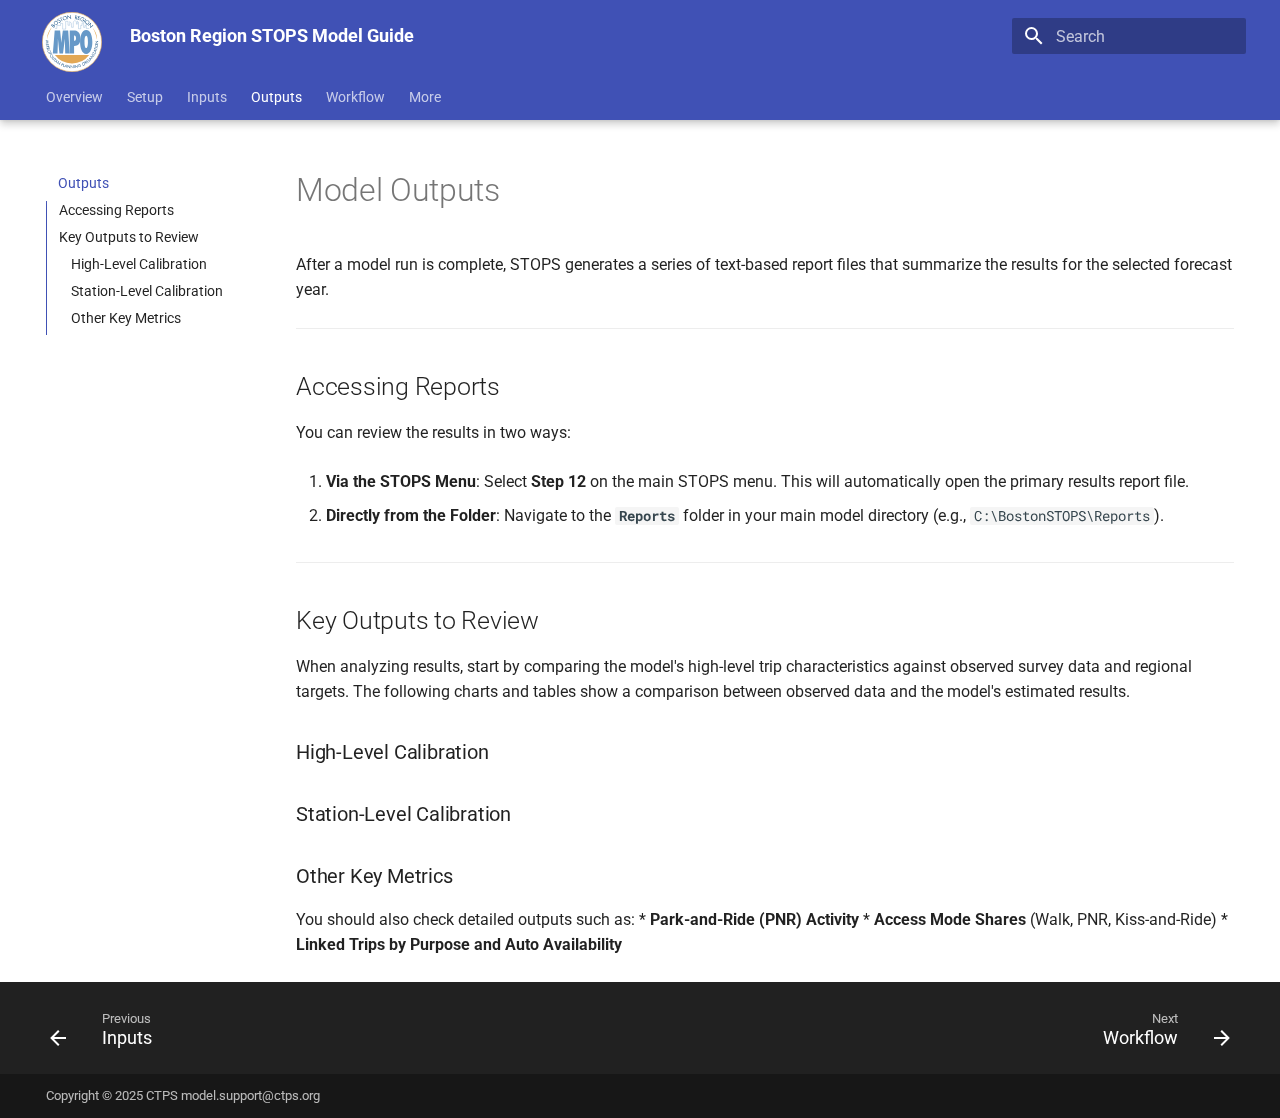
<file: 1.0/pages/outputs/index.html>
<!doctype html>
<html lang="en" class="no-js">
  <head>
    
      <meta charset="utf-8">
      <meta name="viewport" content="width=device-width,initial-scale=1">
      
      
      
      
        <link rel="prev" href="../inputs/">
      
      
        <link rel="next" href="../workflow/">
      
      
      <link rel="icon" href="../../images/icons/MPO_Logo_circle_48.ico">
      <meta name="generator" content="mkdocs-1.5.3, mkdocs-material-9.4.14">
    
    
      
        <title>Outputs - Boston Region STOPS Model Guide</title>
      
    
    
      <link rel="stylesheet" href="../../assets/stylesheets/main.fad675c6.min.css">
      
      


    
    
      
    
    
      
        
        
        <link rel="preconnect" href="https://fonts.gstatic.com" crossorigin>
        <link rel="stylesheet" href="https://fonts.googleapis.com/css?family=Roboto:300,300i,400,400i,700,700i%7CRoboto+Mono:400,400i,700,700i&display=fallback">
        <style>:root{--md-text-font:"Roboto";--md-code-font:"Roboto Mono"}</style>
      
    
    
      <link rel="stylesheet" href="../../css/custom.css">
    
      <link rel="stylesheet" href="../../css/extra_styles.css">
    
    <script>__md_scope=new URL("../..",location),__md_hash=e=>[...e].reduce((e,_)=>(e<<5)-e+_.charCodeAt(0),0),__md_get=(e,_=localStorage,t=__md_scope)=>JSON.parse(_.getItem(t.pathname+"."+e)),__md_set=(e,_,t=localStorage,a=__md_scope)=>{try{t.setItem(a.pathname+"."+e,JSON.stringify(_))}catch(e){}}</script>
    
      

    
    
    
  </head>
  
  
    <body dir="ltr">
  
    
    
      <script>var palette=__md_get("__palette");if(palette&&"object"==typeof palette.color)for(var key of Object.keys(palette.color))document.body.setAttribute("data-md-color-"+key,palette.color[key])</script>
    
    <input class="md-toggle" data-md-toggle="drawer" type="checkbox" id="__drawer" autocomplete="off">
    <input class="md-toggle" data-md-toggle="search" type="checkbox" id="__search" autocomplete="off">
    <label class="md-overlay" for="__drawer"></label>
    <div data-md-component="skip">
      
        
        <a href="#model-outputs" class="md-skip">
          Skip to content
        </a>
      
    </div>
    <div data-md-component="announce">
      
    </div>
    
    
      

  

<header class="md-header md-header--shadow md-header--lifted" data-md-component="header">
  <nav class="md-header__inner md-grid" aria-label="Header">
    <a href="../.." title="Boston Region STOPS Model Guide" class="md-header__button md-logo" aria-label="Boston Region STOPS Model Guide" data-md-component="logo">
      
  <img src="../../images/icons/MPO_Logo_circle.svg" alt="logo">

    </a>
    <label class="md-header__button md-icon" for="__drawer">
      
      <svg xmlns="http://www.w3.org/2000/svg" viewBox="0 0 24 24"><path d="M3 6h18v2H3V6m0 5h18v2H3v-2m0 5h18v2H3v-2Z"/></svg>
    </label>
    <div class="md-header__title" data-md-component="header-title">
      <div class="md-header__ellipsis">
        <div class="md-header__topic">
          <span class="md-ellipsis">
            Boston Region STOPS Model Guide
          </span>
        </div>
        <div class="md-header__topic" data-md-component="header-topic">
          <span class="md-ellipsis">
            
              Outputs
            
          </span>
        </div>
      </div>
    </div>
    
    
    
      <label class="md-header__button md-icon" for="__search">
        
        <svg xmlns="http://www.w3.org/2000/svg" viewBox="0 0 24 24"><path d="M9.5 3A6.5 6.5 0 0 1 16 9.5c0 1.61-.59 3.09-1.56 4.23l.27.27h.79l5 5-1.5 1.5-5-5v-.79l-.27-.27A6.516 6.516 0 0 1 9.5 16 6.5 6.5 0 0 1 3 9.5 6.5 6.5 0 0 1 9.5 3m0 2C7 5 5 7 5 9.5S7 14 9.5 14 14 12 14 9.5 12 5 9.5 5Z"/></svg>
      </label>
      <div class="md-search" data-md-component="search" role="dialog">
  <label class="md-search__overlay" for="__search"></label>
  <div class="md-search__inner" role="search">
    <form class="md-search__form" name="search">
      <input type="text" class="md-search__input" name="query" aria-label="Search" placeholder="Search" autocapitalize="off" autocorrect="off" autocomplete="off" spellcheck="false" data-md-component="search-query" required>
      <label class="md-search__icon md-icon" for="__search">
        
        <svg xmlns="http://www.w3.org/2000/svg" viewBox="0 0 24 24"><path d="M9.5 3A6.5 6.5 0 0 1 16 9.5c0 1.61-.59 3.09-1.56 4.23l.27.27h.79l5 5-1.5 1.5-5-5v-.79l-.27-.27A6.516 6.516 0 0 1 9.5 16 6.5 6.5 0 0 1 3 9.5 6.5 6.5 0 0 1 9.5 3m0 2C7 5 5 7 5 9.5S7 14 9.5 14 14 12 14 9.5 12 5 9.5 5Z"/></svg>
        
        <svg xmlns="http://www.w3.org/2000/svg" viewBox="0 0 24 24"><path d="M20 11v2H8l5.5 5.5-1.42 1.42L4.16 12l7.92-7.92L13.5 5.5 8 11h12Z"/></svg>
      </label>
      <nav class="md-search__options" aria-label="Search">
        
        <button type="reset" class="md-search__icon md-icon" title="Clear" aria-label="Clear" tabindex="-1">
          
          <svg xmlns="http://www.w3.org/2000/svg" viewBox="0 0 24 24"><path d="M19 6.41 17.59 5 12 10.59 6.41 5 5 6.41 10.59 12 5 17.59 6.41 19 12 13.41 17.59 19 19 17.59 13.41 12 19 6.41Z"/></svg>
        </button>
      </nav>
      
    </form>
    <div class="md-search__output">
      <div class="md-search__scrollwrap" data-md-scrollfix>
        <div class="md-search-result" data-md-component="search-result">
          <div class="md-search-result__meta">
            Initializing search
          </div>
          <ol class="md-search-result__list" role="presentation"></ol>
        </div>
      </div>
    </div>
  </div>
</div>
    
    
  </nav>
  
    
      
<nav class="md-tabs" aria-label="Tabs" data-md-component="tabs">
  <div class="md-grid">
    <ul class="md-tabs__list">
      
        
  
  
  
    <li class="md-tabs__item">
      <a href="../overview/" class="md-tabs__link">
        
  
    
  
  Overview

      </a>
    </li>
  

      
        
  
  
  
    <li class="md-tabs__item">
      <a href="../setup/" class="md-tabs__link">
        
  
    
  
  Setup

      </a>
    </li>
  

      
        
  
  
  
    <li class="md-tabs__item">
      <a href="../inputs/" class="md-tabs__link">
        
  
    
  
  Inputs

      </a>
    </li>
  

      
        
  
  
    
  
  
    <li class="md-tabs__item md-tabs__item--active">
      <a href="./" class="md-tabs__link">
        
  
    
  
  Outputs

      </a>
    </li>
  

      
        
  
  
  
    <li class="md-tabs__item">
      <a href="../workflow/" class="md-tabs__link">
        
  
    
  
  Workflow

      </a>
    </li>
  

      
        
  
  
  
    <li class="md-tabs__item">
      <a href="../more/" class="md-tabs__link">
        
  
    
  
  More

      </a>
    </li>
  

      
    </ul>
  </div>
</nav>
    
  
</header>
    
    <div class="md-container" data-md-component="container">
      
      
        
      
      <main class="md-main" data-md-component="main">
        <div class="md-main__inner md-grid">
          
            
              
              <div class="md-sidebar md-sidebar--primary" data-md-component="sidebar" data-md-type="navigation" >
                <div class="md-sidebar__scrollwrap">
                  <div class="md-sidebar__inner">
                    


  


  

<nav class="md-nav md-nav--primary md-nav--lifted md-nav--integrated" aria-label="Navigation" data-md-level="0">
  <label class="md-nav__title" for="__drawer">
    <a href="../.." title="Boston Region STOPS Model Guide" class="md-nav__button md-logo" aria-label="Boston Region STOPS Model Guide" data-md-component="logo">
      
  <img src="../../images/icons/MPO_Logo_circle.svg" alt="logo">

    </a>
    Boston Region STOPS Model Guide
  </label>
  
  <ul class="md-nav__list" data-md-scrollfix>
    
      
      
  
  
  
  
    <li class="md-nav__item">
      <a href="../overview/" class="md-nav__link">
        
  
  <span class="md-ellipsis">
    Overview
  </span>
  

      </a>
    </li>
  

    
      
      
  
  
  
  
    <li class="md-nav__item">
      <a href="../setup/" class="md-nav__link">
        
  
  <span class="md-ellipsis">
    Setup
  </span>
  

      </a>
    </li>
  

    
      
      
  
  
  
  
    <li class="md-nav__item">
      <a href="../inputs/" class="md-nav__link">
        
  
  <span class="md-ellipsis">
    Inputs
  </span>
  

      </a>
    </li>
  

    
      
      
  
  
    
  
  
  
    <li class="md-nav__item md-nav__item--active">
      
      <input class="md-nav__toggle md-toggle" type="checkbox" id="__toc">
      
      
        
      
      
        <label class="md-nav__link md-nav__link--active" for="__toc">
          
  
  <span class="md-ellipsis">
    Outputs
  </span>
  

          <span class="md-nav__icon md-icon"></span>
        </label>
      
      <a href="./" class="md-nav__link md-nav__link--active">
        
  
  <span class="md-ellipsis">
    Outputs
  </span>
  

      </a>
      
        

<nav class="md-nav md-nav--secondary" aria-label="Table of contents">
  
  
  
    
  
  
    <label class="md-nav__title" for="__toc">
      <span class="md-nav__icon md-icon"></span>
      Table of contents
    </label>
    <ul class="md-nav__list" data-md-component="toc" data-md-scrollfix>
      
        <li class="md-nav__item">
  <a href="#accessing-reports" class="md-nav__link">
    <span class="md-ellipsis">
      Accessing Reports
    </span>
  </a>
  
</li>
      
        <li class="md-nav__item">
  <a href="#key-outputs-to-review" class="md-nav__link">
    <span class="md-ellipsis">
      Key Outputs to Review
    </span>
  </a>
  
    <nav class="md-nav" aria-label="Key Outputs to Review">
      <ul class="md-nav__list">
        
          <li class="md-nav__item">
  <a href="#high-level-calibration" class="md-nav__link">
    <span class="md-ellipsis">
      High-Level Calibration
    </span>
  </a>
  
</li>
        
          <li class="md-nav__item">
  <a href="#station-level-calibration" class="md-nav__link">
    <span class="md-ellipsis">
      Station-Level Calibration
    </span>
  </a>
  
</li>
        
          <li class="md-nav__item">
  <a href="#other-key-metrics" class="md-nav__link">
    <span class="md-ellipsis">
      Other Key Metrics
    </span>
  </a>
  
</li>
        
      </ul>
    </nav>
  
</li>
      
    </ul>
  
</nav>
      
    </li>
  

    
      
      
  
  
  
  
    <li class="md-nav__item">
      <a href="../workflow/" class="md-nav__link">
        
  
  <span class="md-ellipsis">
    Workflow
  </span>
  

      </a>
    </li>
  

    
      
      
  
  
  
  
    <li class="md-nav__item">
      <a href="../more/" class="md-nav__link">
        
  
  <span class="md-ellipsis">
    More
  </span>
  

      </a>
    </li>
  

    
  </ul>
</nav>
                  </div>
                </div>
              </div>
            
            
          
          
            <div class="md-content" data-md-component="content">
              <article class="md-content__inner md-typeset">
                
                  


<h1 id="model-outputs">Model Outputs</h1>
<p>After a model run is complete, STOPS generates a series of text-based report files that summarize the results for the selected forecast year.</p>
<hr />
<h2 id="accessing-reports">Accessing Reports</h2>
<p>You can review the results in two ways:</p>
<ol>
<li>
<p><strong>Via the STOPS Menu</strong>: Select <strong>Step 12</strong> on the main STOPS menu. This will automatically open the primary results report file.</p>
</li>
<li>
<p><strong>Directly from the Folder</strong>: Navigate to the <strong><code>Reports</code></strong> folder in your main model directory (e.g., <code>C:\BostonSTOPS\Reports</code>).</p>
</li>
</ol>
<hr />
<h2 id="key-outputs-to-review">Key Outputs to Review</h2>
<p>When analyzing results, start by comparing the model's high-level trip characteristics against observed survey data and regional targets. The following charts and tables show a comparison between observed data and the model's estimated results.</p>
<h3 id="high-level-calibration">High-Level Calibration</h3>
<h3 id="station-level-calibration">Station-Level Calibration</h3>
<h3 id="other-key-metrics">Other Key Metrics</h3>
<p>You should also check detailed outputs such as:
* <strong>Park-and-Ride (PNR) Activity</strong>
* <strong>Access Mode Shares</strong> (Walk, PNR, Kiss-and-Ride)
* <strong>Linked Trips by Purpose and Auto Availability</strong></p>





                
              </article>
            </div>
          
          
        </div>
        
      </main>
      
        <footer class="md-footer">
  
    
      
      <nav class="md-footer__inner md-grid" aria-label="Footer" >
        
          
          <a href="../inputs/" class="md-footer__link md-footer__link--prev" aria-label="Previous: Inputs">
            <div class="md-footer__button md-icon">
              
              <svg xmlns="http://www.w3.org/2000/svg" viewBox="0 0 24 24"><path d="M20 11v2H8l5.5 5.5-1.42 1.42L4.16 12l7.92-7.92L13.5 5.5 8 11h12Z"/></svg>
            </div>
            <div class="md-footer__title">
              <span class="md-footer__direction">
                Previous
              </span>
              <div class="md-ellipsis">
                Inputs
              </div>
            </div>
          </a>
        
        
          
          <a href="../workflow/" class="md-footer__link md-footer__link--next" aria-label="Next: Workflow">
            <div class="md-footer__title">
              <span class="md-footer__direction">
                Next
              </span>
              <div class="md-ellipsis">
                Workflow
              </div>
            </div>
            <div class="md-footer__button md-icon">
              
              <svg xmlns="http://www.w3.org/2000/svg" viewBox="0 0 24 24"><path d="M4 11v2h12l-5.5 5.5 1.42 1.42L19.84 12l-7.92-7.92L10.5 5.5 16 11H4Z"/></svg>
            </div>
          </a>
        
      </nav>
    
  
  <div class="md-footer-meta md-typeset">
    <div class="md-footer-meta__inner md-grid">
      <div class="md-copyright">
  
    <div class="md-copyright__highlight">
      Copyright &copy; 2025 <a href="https://www.ctps.org/" target="_blank">CTPS</a> <a href="mailto:model.support@ctps.org">model.support@ctps.org</a>
    </div>
  
  
</div>
      
    </div>
  </div>
</footer>
      
    </div>
    <div class="md-dialog" data-md-component="dialog">
      <div class="md-dialog__inner md-typeset"></div>
    </div>
    
    
    <script id="__config" type="application/json">{"base": "../..", "features": ["navigation.tabs", "navigation.tabs.sticky", "navigation.expand", "navigation.footer", "toc.follow", "toc.integrate"], "search": "../../assets/javascripts/workers/search.f886a092.min.js", "translations": {"clipboard.copied": "Copied to clipboard", "clipboard.copy": "Copy to clipboard", "search.result.more.one": "1 more on this page", "search.result.more.other": "# more on this page", "search.result.none": "No matching documents", "search.result.one": "1 matching document", "search.result.other": "# matching documents", "search.result.placeholder": "Type to start searching", "search.result.term.missing": "Missing", "select.version": "Select version"}}</script>
    
    
      <script src="../../assets/javascripts/bundle.cd18aaf1.min.js"></script>
      
    
  </body>
</html>
</file>
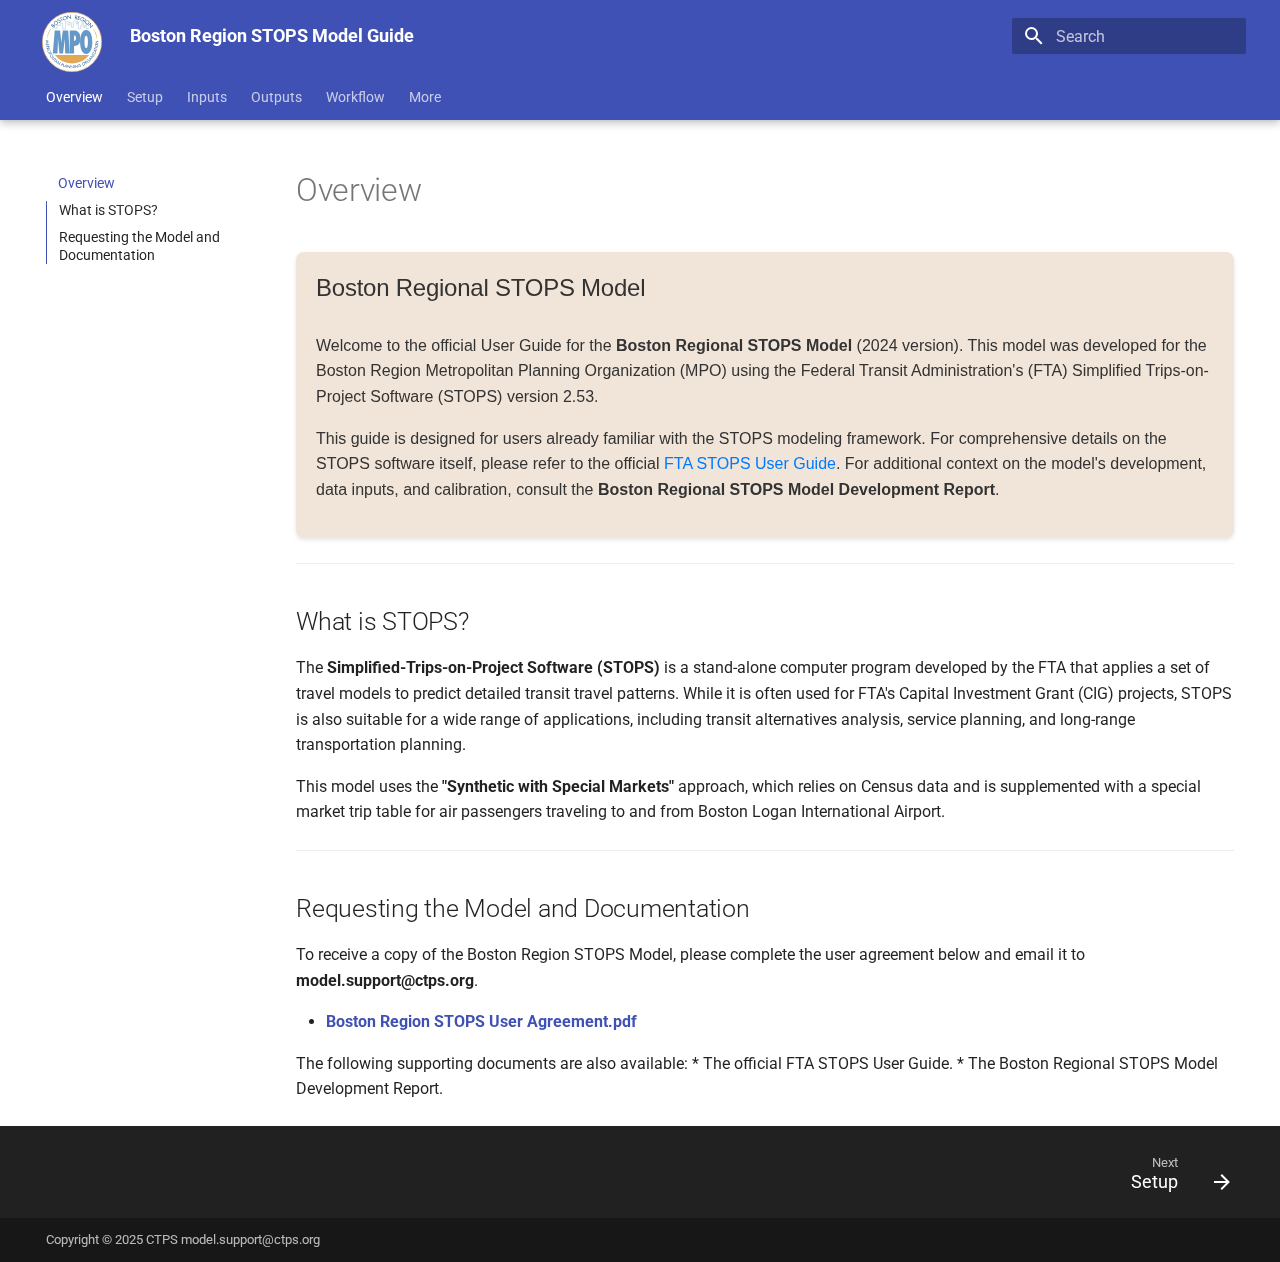
<file: 1.0/pages/overview/index.html>
<!doctype html>
<html lang="en" class="no-js">
  <head>
    
      <meta charset="utf-8">
      <meta name="viewport" content="width=device-width,initial-scale=1">
      
      
      
      
      
        <link rel="next" href="../setup/">
      
      
      <link rel="icon" href="../../images/icons/MPO_Logo_circle_48.ico">
      <meta name="generator" content="mkdocs-1.5.3, mkdocs-material-9.4.14">
    
    
      
        <title>Overview - Boston Region STOPS Model Guide</title>
      
    
    
      <link rel="stylesheet" href="../../assets/stylesheets/main.fad675c6.min.css">
      
      


    
    
      
    
    
      
        
        
        <link rel="preconnect" href="https://fonts.gstatic.com" crossorigin>
        <link rel="stylesheet" href="https://fonts.googleapis.com/css?family=Roboto:300,300i,400,400i,700,700i%7CRoboto+Mono:400,400i,700,700i&display=fallback">
        <style>:root{--md-text-font:"Roboto";--md-code-font:"Roboto Mono"}</style>
      
    
    
      <link rel="stylesheet" href="../../css/custom.css">
    
      <link rel="stylesheet" href="../../css/extra_styles.css">
    
    <script>__md_scope=new URL("../..",location),__md_hash=e=>[...e].reduce((e,_)=>(e<<5)-e+_.charCodeAt(0),0),__md_get=(e,_=localStorage,t=__md_scope)=>JSON.parse(_.getItem(t.pathname+"."+e)),__md_set=(e,_,t=localStorage,a=__md_scope)=>{try{t.setItem(a.pathname+"."+e,JSON.stringify(_))}catch(e){}}</script>
    
      

    
    
    
  </head>
  
  
    <body dir="ltr">
  
    
    
      <script>var palette=__md_get("__palette");if(palette&&"object"==typeof palette.color)for(var key of Object.keys(palette.color))document.body.setAttribute("data-md-color-"+key,palette.color[key])</script>
    
    <input class="md-toggle" data-md-toggle="drawer" type="checkbox" id="__drawer" autocomplete="off">
    <input class="md-toggle" data-md-toggle="search" type="checkbox" id="__search" autocomplete="off">
    <label class="md-overlay" for="__drawer"></label>
    <div data-md-component="skip">
      
        
        <a href="#overview" class="md-skip">
          Skip to content
        </a>
      
    </div>
    <div data-md-component="announce">
      
    </div>
    
    
      

  

<header class="md-header md-header--shadow md-header--lifted" data-md-component="header">
  <nav class="md-header__inner md-grid" aria-label="Header">
    <a href="../.." title="Boston Region STOPS Model Guide" class="md-header__button md-logo" aria-label="Boston Region STOPS Model Guide" data-md-component="logo">
      
  <img src="../../images/icons/MPO_Logo_circle.svg" alt="logo">

    </a>
    <label class="md-header__button md-icon" for="__drawer">
      
      <svg xmlns="http://www.w3.org/2000/svg" viewBox="0 0 24 24"><path d="M3 6h18v2H3V6m0 5h18v2H3v-2m0 5h18v2H3v-2Z"/></svg>
    </label>
    <div class="md-header__title" data-md-component="header-title">
      <div class="md-header__ellipsis">
        <div class="md-header__topic">
          <span class="md-ellipsis">
            Boston Region STOPS Model Guide
          </span>
        </div>
        <div class="md-header__topic" data-md-component="header-topic">
          <span class="md-ellipsis">
            
              Overview
            
          </span>
        </div>
      </div>
    </div>
    
    
    
      <label class="md-header__button md-icon" for="__search">
        
        <svg xmlns="http://www.w3.org/2000/svg" viewBox="0 0 24 24"><path d="M9.5 3A6.5 6.5 0 0 1 16 9.5c0 1.61-.59 3.09-1.56 4.23l.27.27h.79l5 5-1.5 1.5-5-5v-.79l-.27-.27A6.516 6.516 0 0 1 9.5 16 6.5 6.5 0 0 1 3 9.5 6.5 6.5 0 0 1 9.5 3m0 2C7 5 5 7 5 9.5S7 14 9.5 14 14 12 14 9.5 12 5 9.5 5Z"/></svg>
      </label>
      <div class="md-search" data-md-component="search" role="dialog">
  <label class="md-search__overlay" for="__search"></label>
  <div class="md-search__inner" role="search">
    <form class="md-search__form" name="search">
      <input type="text" class="md-search__input" name="query" aria-label="Search" placeholder="Search" autocapitalize="off" autocorrect="off" autocomplete="off" spellcheck="false" data-md-component="search-query" required>
      <label class="md-search__icon md-icon" for="__search">
        
        <svg xmlns="http://www.w3.org/2000/svg" viewBox="0 0 24 24"><path d="M9.5 3A6.5 6.5 0 0 1 16 9.5c0 1.61-.59 3.09-1.56 4.23l.27.27h.79l5 5-1.5 1.5-5-5v-.79l-.27-.27A6.516 6.516 0 0 1 9.5 16 6.5 6.5 0 0 1 3 9.5 6.5 6.5 0 0 1 9.5 3m0 2C7 5 5 7 5 9.5S7 14 9.5 14 14 12 14 9.5 12 5 9.5 5Z"/></svg>
        
        <svg xmlns="http://www.w3.org/2000/svg" viewBox="0 0 24 24"><path d="M20 11v2H8l5.5 5.5-1.42 1.42L4.16 12l7.92-7.92L13.5 5.5 8 11h12Z"/></svg>
      </label>
      <nav class="md-search__options" aria-label="Search">
        
        <button type="reset" class="md-search__icon md-icon" title="Clear" aria-label="Clear" tabindex="-1">
          
          <svg xmlns="http://www.w3.org/2000/svg" viewBox="0 0 24 24"><path d="M19 6.41 17.59 5 12 10.59 6.41 5 5 6.41 10.59 12 5 17.59 6.41 19 12 13.41 17.59 19 19 17.59 13.41 12 19 6.41Z"/></svg>
        </button>
      </nav>
      
    </form>
    <div class="md-search__output">
      <div class="md-search__scrollwrap" data-md-scrollfix>
        <div class="md-search-result" data-md-component="search-result">
          <div class="md-search-result__meta">
            Initializing search
          </div>
          <ol class="md-search-result__list" role="presentation"></ol>
        </div>
      </div>
    </div>
  </div>
</div>
    
    
  </nav>
  
    
      
<nav class="md-tabs" aria-label="Tabs" data-md-component="tabs">
  <div class="md-grid">
    <ul class="md-tabs__list">
      
        
  
  
    
  
  
    <li class="md-tabs__item md-tabs__item--active">
      <a href="./" class="md-tabs__link">
        
  
    
  
  Overview

      </a>
    </li>
  

      
        
  
  
  
    <li class="md-tabs__item">
      <a href="../setup/" class="md-tabs__link">
        
  
    
  
  Setup

      </a>
    </li>
  

      
        
  
  
  
    <li class="md-tabs__item">
      <a href="../inputs/" class="md-tabs__link">
        
  
    
  
  Inputs

      </a>
    </li>
  

      
        
  
  
  
    <li class="md-tabs__item">
      <a href="../outputs/" class="md-tabs__link">
        
  
    
  
  Outputs

      </a>
    </li>
  

      
        
  
  
  
    <li class="md-tabs__item">
      <a href="../workflow/" class="md-tabs__link">
        
  
    
  
  Workflow

      </a>
    </li>
  

      
        
  
  
  
    <li class="md-tabs__item">
      <a href="../more/" class="md-tabs__link">
        
  
    
  
  More

      </a>
    </li>
  

      
    </ul>
  </div>
</nav>
    
  
</header>
    
    <div class="md-container" data-md-component="container">
      
      
        
      
      <main class="md-main" data-md-component="main">
        <div class="md-main__inner md-grid">
          
            
              
              <div class="md-sidebar md-sidebar--primary" data-md-component="sidebar" data-md-type="navigation" >
                <div class="md-sidebar__scrollwrap">
                  <div class="md-sidebar__inner">
                    


  


  

<nav class="md-nav md-nav--primary md-nav--lifted md-nav--integrated" aria-label="Navigation" data-md-level="0">
  <label class="md-nav__title" for="__drawer">
    <a href="../.." title="Boston Region STOPS Model Guide" class="md-nav__button md-logo" aria-label="Boston Region STOPS Model Guide" data-md-component="logo">
      
  <img src="../../images/icons/MPO_Logo_circle.svg" alt="logo">

    </a>
    Boston Region STOPS Model Guide
  </label>
  
  <ul class="md-nav__list" data-md-scrollfix>
    
      
      
  
  
    
  
  
  
    <li class="md-nav__item md-nav__item--active">
      
      <input class="md-nav__toggle md-toggle" type="checkbox" id="__toc">
      
      
        
      
      
        <label class="md-nav__link md-nav__link--active" for="__toc">
          
  
  <span class="md-ellipsis">
    Overview
  </span>
  

          <span class="md-nav__icon md-icon"></span>
        </label>
      
      <a href="./" class="md-nav__link md-nav__link--active">
        
  
  <span class="md-ellipsis">
    Overview
  </span>
  

      </a>
      
        

<nav class="md-nav md-nav--secondary" aria-label="Table of contents">
  
  
  
    
  
  
    <label class="md-nav__title" for="__toc">
      <span class="md-nav__icon md-icon"></span>
      Table of contents
    </label>
    <ul class="md-nav__list" data-md-component="toc" data-md-scrollfix>
      
        <li class="md-nav__item">
  <a href="#what-is-stops" class="md-nav__link">
    <span class="md-ellipsis">
      What is STOPS?
    </span>
  </a>
  
</li>
      
        <li class="md-nav__item">
  <a href="#requesting-the-model-and-documentation" class="md-nav__link">
    <span class="md-ellipsis">
      Requesting the Model and Documentation
    </span>
  </a>
  
</li>
      
    </ul>
  
</nav>
      
    </li>
  

    
      
      
  
  
  
  
    <li class="md-nav__item">
      <a href="../setup/" class="md-nav__link">
        
  
  <span class="md-ellipsis">
    Setup
  </span>
  

      </a>
    </li>
  

    
      
      
  
  
  
  
    <li class="md-nav__item">
      <a href="../inputs/" class="md-nav__link">
        
  
  <span class="md-ellipsis">
    Inputs
  </span>
  

      </a>
    </li>
  

    
      
      
  
  
  
  
    <li class="md-nav__item">
      <a href="../outputs/" class="md-nav__link">
        
  
  <span class="md-ellipsis">
    Outputs
  </span>
  

      </a>
    </li>
  

    
      
      
  
  
  
  
    <li class="md-nav__item">
      <a href="../workflow/" class="md-nav__link">
        
  
  <span class="md-ellipsis">
    Workflow
  </span>
  

      </a>
    </li>
  

    
      
      
  
  
  
  
    <li class="md-nav__item">
      <a href="../more/" class="md-nav__link">
        
  
  <span class="md-ellipsis">
    More
  </span>
  

      </a>
    </li>
  

    
  </ul>
</nav>
                  </div>
                </div>
              </div>
            
            
          
          
            <div class="md-content" data-md-component="content">
              <article class="md-content__inner md-typeset">
                
                  


<h1 id="overview">Overview</h1>
<html>
<body_mk_box>
    <div class="content">
        <h1>Boston Regional STOPS Model</h1>
        <p>Welcome to the official User Guide for the <b>Boston Regional STOPS Model</b> (2024 version). This model was developed for the Boston Region Metropolitan Planning Organization (MPO) using the Federal Transit Administration's (FTA) Simplified Trips-on-Project Software (STOPS) version 2.53.</p>

        <p>This guide is designed for users already familiar with the STOPS modeling framework. For comprehensive details on the STOPS software itself, please refer to the official <a href="https://www.transit.dot.gov/sites/fta.dot.gov/files/2024-09/STOPS-User-Guide-v2-53-v.pdf" target="_blank">FTA STOPS User Guide</a>. For additional context on the model's development, data inputs, and calibration, consult the <b>Boston Regional STOPS Model Development Report</b>.</p>
    </div>
</body_mk_box>
</html>

<hr />
<h2 id="what-is-stops">What is STOPS?</h2>
<p>The <strong>Simplified-Trips-on-Project Software (STOPS)</strong> is a stand-alone computer program developed by the FTA that applies a set of travel models to predict detailed transit travel patterns. While it is often used for FTA's Capital Investment Grant (CIG) projects, STOPS is also suitable for a wide range of applications, including transit alternatives analysis, service planning, and long-range transportation planning.</p>
<p>This model uses the <strong>"Synthetic with Special Markets"</strong> approach, which relies on Census data and is supplemented with a special market trip table for air passengers traveling to and from Boston Logan International Airport.</p>
<hr />
<h2 id="requesting-the-model-and-documentation">Requesting the Model and Documentation</h2>
<p>To receive a copy of the Boston Region STOPS Model, please complete the user agreement below and email it to <strong>model.support@ctps.org</strong>.</p>
<ul>
<li><strong><a href="https://drive.google.com/file/d/1OIP_Rva1O8AW8jZ2v0hrBgItflrlB0Hz/view?usp=sharing">Boston Region STOPS User Agreement.pdf</a></strong></li>
</ul>
<p>The following supporting documents are also available:
* The official FTA STOPS User Guide.
* The Boston Regional STOPS Model Development Report.</p>





                
              </article>
            </div>
          
          
        </div>
        
      </main>
      
        <footer class="md-footer">
  
    
      
      <nav class="md-footer__inner md-grid" aria-label="Footer" >
        
        
          
          <a href="../setup/" class="md-footer__link md-footer__link--next" aria-label="Next: Setup">
            <div class="md-footer__title">
              <span class="md-footer__direction">
                Next
              </span>
              <div class="md-ellipsis">
                Setup
              </div>
            </div>
            <div class="md-footer__button md-icon">
              
              <svg xmlns="http://www.w3.org/2000/svg" viewBox="0 0 24 24"><path d="M4 11v2h12l-5.5 5.5 1.42 1.42L19.84 12l-7.92-7.92L10.5 5.5 16 11H4Z"/></svg>
            </div>
          </a>
        
      </nav>
    
  
  <div class="md-footer-meta md-typeset">
    <div class="md-footer-meta__inner md-grid">
      <div class="md-copyright">
  
    <div class="md-copyright__highlight">
      Copyright &copy; 2025 <a href="https://www.ctps.org/" target="_blank">CTPS</a> <a href="mailto:model.support@ctps.org">model.support@ctps.org</a>
    </div>
  
  
</div>
      
    </div>
  </div>
</footer>
      
    </div>
    <div class="md-dialog" data-md-component="dialog">
      <div class="md-dialog__inner md-typeset"></div>
    </div>
    
    
    <script id="__config" type="application/json">{"base": "../..", "features": ["navigation.tabs", "navigation.tabs.sticky", "navigation.expand", "navigation.footer", "toc.follow", "toc.integrate"], "search": "../../assets/javascripts/workers/search.f886a092.min.js", "translations": {"clipboard.copied": "Copied to clipboard", "clipboard.copy": "Copy to clipboard", "search.result.more.one": "1 more on this page", "search.result.more.other": "# more on this page", "search.result.none": "No matching documents", "search.result.one": "1 matching document", "search.result.other": "# matching documents", "search.result.placeholder": "Type to start searching", "search.result.term.missing": "Missing", "select.version": "Select version"}}</script>
    
    
      <script src="../../assets/javascripts/bundle.cd18aaf1.min.js"></script>
      
    
  </body>
</html>
</file>
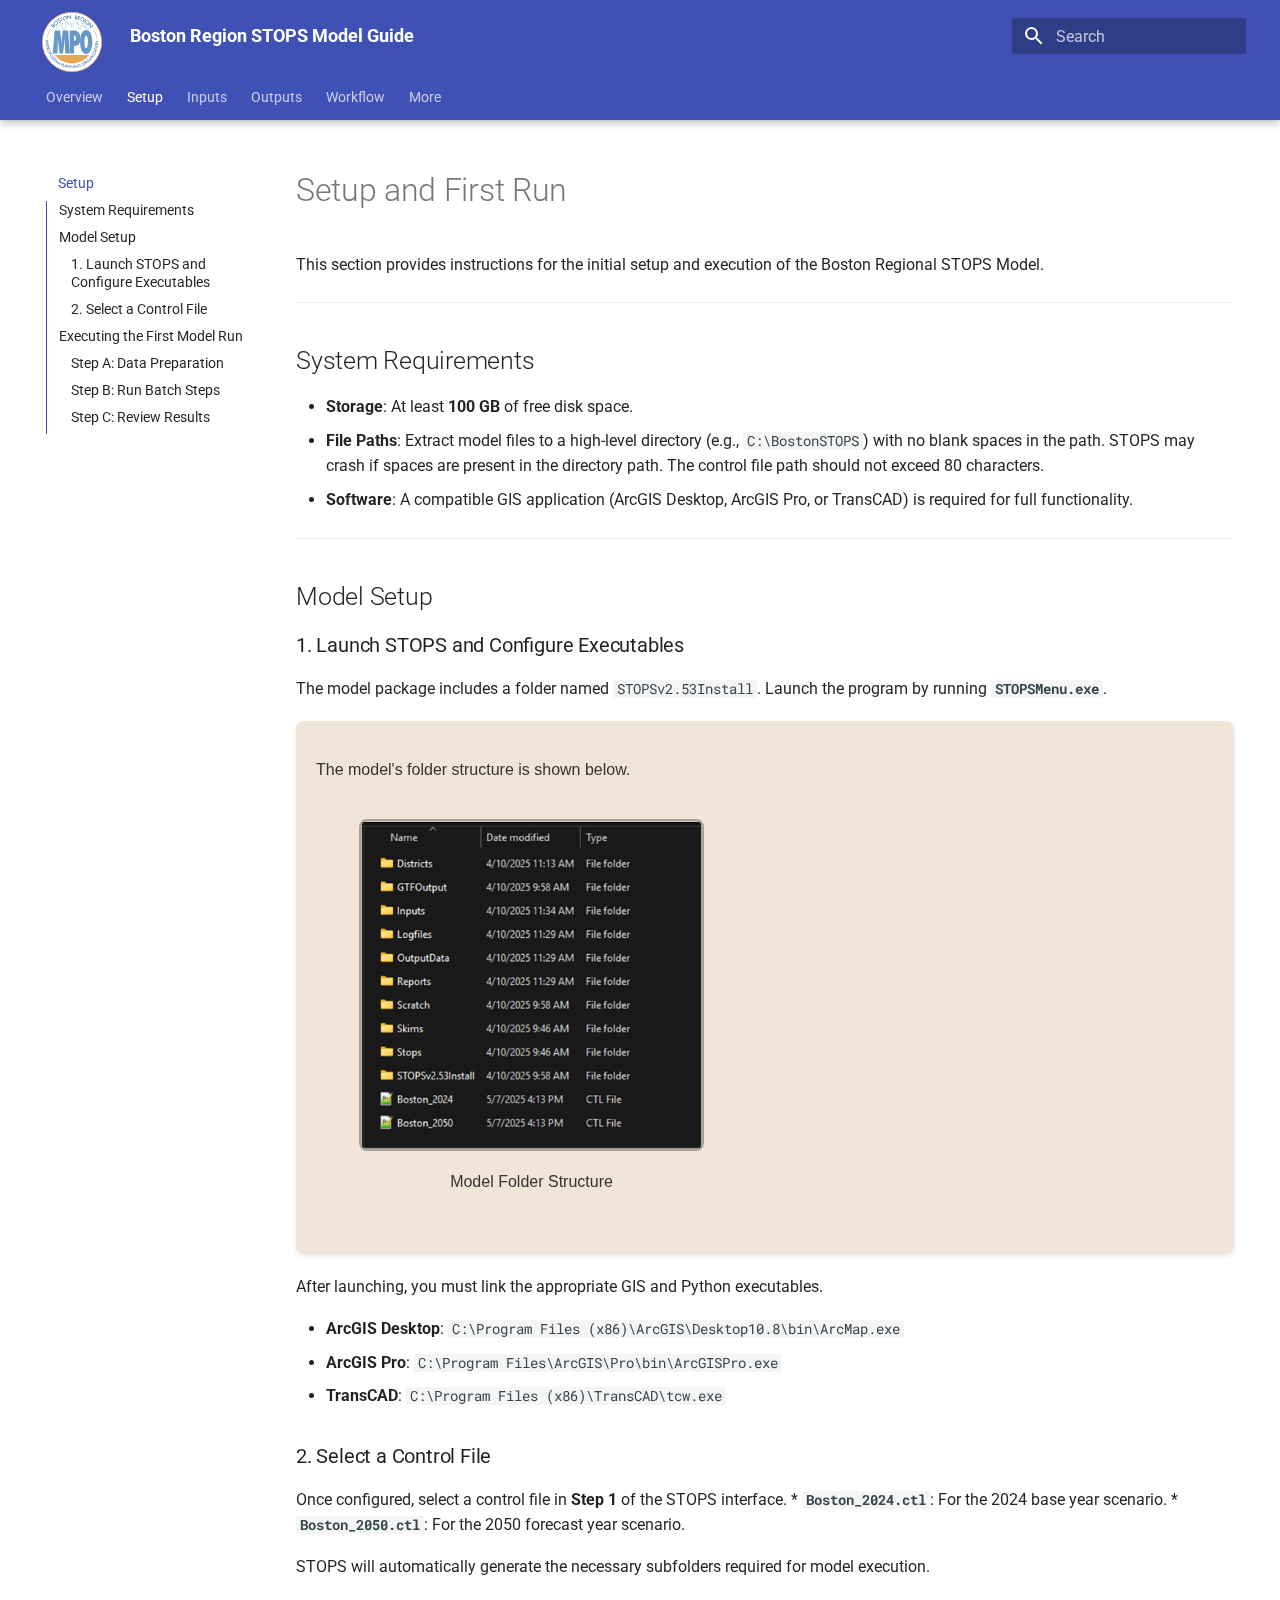
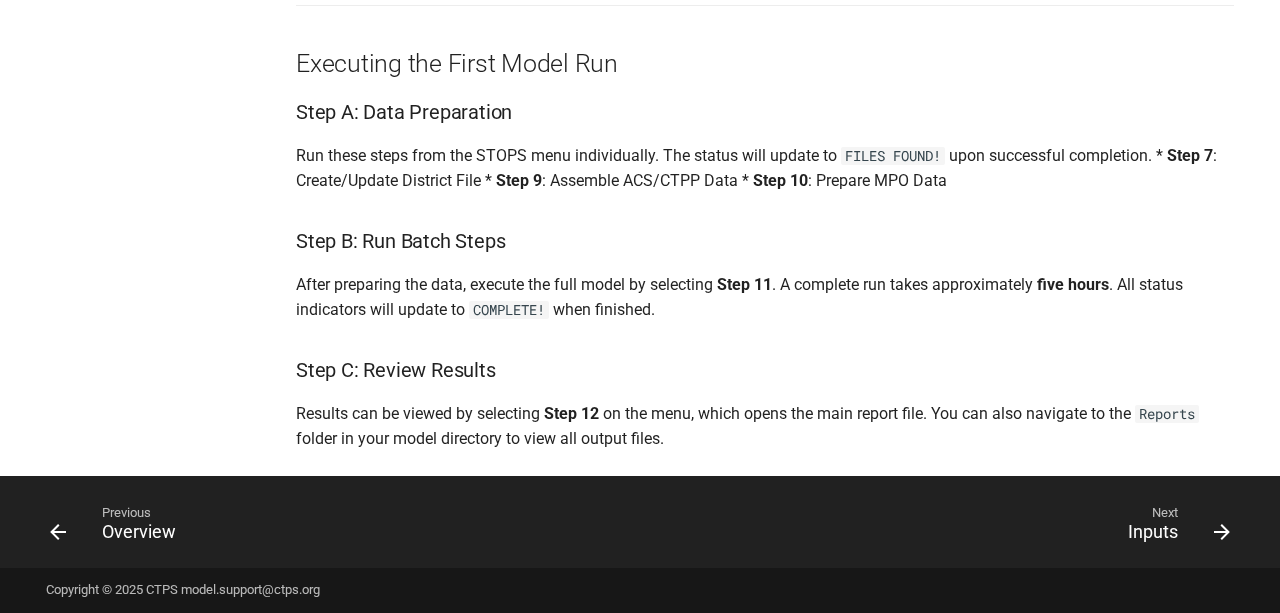
<file: 1.0/pages/setup/index.html>
<!doctype html>
<html lang="en" class="no-js">
  <head>
    
      <meta charset="utf-8">
      <meta name="viewport" content="width=device-width,initial-scale=1">
      
      
      
      
        <link rel="prev" href="../overview/">
      
      
        <link rel="next" href="../inputs/">
      
      
      <link rel="icon" href="../../images/icons/MPO_Logo_circle_48.ico">
      <meta name="generator" content="mkdocs-1.5.3, mkdocs-material-9.4.14">
    
    
      
        <title>Setup - Boston Region STOPS Model Guide</title>
      
    
    
      <link rel="stylesheet" href="../../assets/stylesheets/main.fad675c6.min.css">
      
      


    
    
      
    
    
      
        
        
        <link rel="preconnect" href="https://fonts.gstatic.com" crossorigin>
        <link rel="stylesheet" href="https://fonts.googleapis.com/css?family=Roboto:300,300i,400,400i,700,700i%7CRoboto+Mono:400,400i,700,700i&display=fallback">
        <style>:root{--md-text-font:"Roboto";--md-code-font:"Roboto Mono"}</style>
      
    
    
      <link rel="stylesheet" href="../../css/custom.css">
    
      <link rel="stylesheet" href="../../css/extra_styles.css">
    
    <script>__md_scope=new URL("../..",location),__md_hash=e=>[...e].reduce((e,_)=>(e<<5)-e+_.charCodeAt(0),0),__md_get=(e,_=localStorage,t=__md_scope)=>JSON.parse(_.getItem(t.pathname+"."+e)),__md_set=(e,_,t=localStorage,a=__md_scope)=>{try{t.setItem(a.pathname+"."+e,JSON.stringify(_))}catch(e){}}</script>
    
      

    
    
    
  </head>
  
  
    <body dir="ltr">
  
    
    
      <script>var palette=__md_get("__palette");if(palette&&"object"==typeof palette.color)for(var key of Object.keys(palette.color))document.body.setAttribute("data-md-color-"+key,palette.color[key])</script>
    
    <input class="md-toggle" data-md-toggle="drawer" type="checkbox" id="__drawer" autocomplete="off">
    <input class="md-toggle" data-md-toggle="search" type="checkbox" id="__search" autocomplete="off">
    <label class="md-overlay" for="__drawer"></label>
    <div data-md-component="skip">
      
        
        <a href="#setup-and-first-run" class="md-skip">
          Skip to content
        </a>
      
    </div>
    <div data-md-component="announce">
      
    </div>
    
    
      

  

<header class="md-header md-header--shadow md-header--lifted" data-md-component="header">
  <nav class="md-header__inner md-grid" aria-label="Header">
    <a href="../.." title="Boston Region STOPS Model Guide" class="md-header__button md-logo" aria-label="Boston Region STOPS Model Guide" data-md-component="logo">
      
  <img src="../../images/icons/MPO_Logo_circle.svg" alt="logo">

    </a>
    <label class="md-header__button md-icon" for="__drawer">
      
      <svg xmlns="http://www.w3.org/2000/svg" viewBox="0 0 24 24"><path d="M3 6h18v2H3V6m0 5h18v2H3v-2m0 5h18v2H3v-2Z"/></svg>
    </label>
    <div class="md-header__title" data-md-component="header-title">
      <div class="md-header__ellipsis">
        <div class="md-header__topic">
          <span class="md-ellipsis">
            Boston Region STOPS Model Guide
          </span>
        </div>
        <div class="md-header__topic" data-md-component="header-topic">
          <span class="md-ellipsis">
            
              Setup
            
          </span>
        </div>
      </div>
    </div>
    
    
    
      <label class="md-header__button md-icon" for="__search">
        
        <svg xmlns="http://www.w3.org/2000/svg" viewBox="0 0 24 24"><path d="M9.5 3A6.5 6.5 0 0 1 16 9.5c0 1.61-.59 3.09-1.56 4.23l.27.27h.79l5 5-1.5 1.5-5-5v-.79l-.27-.27A6.516 6.516 0 0 1 9.5 16 6.5 6.5 0 0 1 3 9.5 6.5 6.5 0 0 1 9.5 3m0 2C7 5 5 7 5 9.5S7 14 9.5 14 14 12 14 9.5 12 5 9.5 5Z"/></svg>
      </label>
      <div class="md-search" data-md-component="search" role="dialog">
  <label class="md-search__overlay" for="__search"></label>
  <div class="md-search__inner" role="search">
    <form class="md-search__form" name="search">
      <input type="text" class="md-search__input" name="query" aria-label="Search" placeholder="Search" autocapitalize="off" autocorrect="off" autocomplete="off" spellcheck="false" data-md-component="search-query" required>
      <label class="md-search__icon md-icon" for="__search">
        
        <svg xmlns="http://www.w3.org/2000/svg" viewBox="0 0 24 24"><path d="M9.5 3A6.5 6.5 0 0 1 16 9.5c0 1.61-.59 3.09-1.56 4.23l.27.27h.79l5 5-1.5 1.5-5-5v-.79l-.27-.27A6.516 6.516 0 0 1 9.5 16 6.5 6.5 0 0 1 3 9.5 6.5 6.5 0 0 1 9.5 3m0 2C7 5 5 7 5 9.5S7 14 9.5 14 14 12 14 9.5 12 5 9.5 5Z"/></svg>
        
        <svg xmlns="http://www.w3.org/2000/svg" viewBox="0 0 24 24"><path d="M20 11v2H8l5.5 5.5-1.42 1.42L4.16 12l7.92-7.92L13.5 5.5 8 11h12Z"/></svg>
      </label>
      <nav class="md-search__options" aria-label="Search">
        
        <button type="reset" class="md-search__icon md-icon" title="Clear" aria-label="Clear" tabindex="-1">
          
          <svg xmlns="http://www.w3.org/2000/svg" viewBox="0 0 24 24"><path d="M19 6.41 17.59 5 12 10.59 6.41 5 5 6.41 10.59 12 5 17.59 6.41 19 12 13.41 17.59 19 19 17.59 13.41 12 19 6.41Z"/></svg>
        </button>
      </nav>
      
    </form>
    <div class="md-search__output">
      <div class="md-search__scrollwrap" data-md-scrollfix>
        <div class="md-search-result" data-md-component="search-result">
          <div class="md-search-result__meta">
            Initializing search
          </div>
          <ol class="md-search-result__list" role="presentation"></ol>
        </div>
      </div>
    </div>
  </div>
</div>
    
    
  </nav>
  
    
      
<nav class="md-tabs" aria-label="Tabs" data-md-component="tabs">
  <div class="md-grid">
    <ul class="md-tabs__list">
      
        
  
  
  
    <li class="md-tabs__item">
      <a href="../overview/" class="md-tabs__link">
        
  
    
  
  Overview

      </a>
    </li>
  

      
        
  
  
    
  
  
    <li class="md-tabs__item md-tabs__item--active">
      <a href="./" class="md-tabs__link">
        
  
    
  
  Setup

      </a>
    </li>
  

      
        
  
  
  
    <li class="md-tabs__item">
      <a href="../inputs/" class="md-tabs__link">
        
  
    
  
  Inputs

      </a>
    </li>
  

      
        
  
  
  
    <li class="md-tabs__item">
      <a href="../outputs/" class="md-tabs__link">
        
  
    
  
  Outputs

      </a>
    </li>
  

      
        
  
  
  
    <li class="md-tabs__item">
      <a href="../workflow/" class="md-tabs__link">
        
  
    
  
  Workflow

      </a>
    </li>
  

      
        
  
  
  
    <li class="md-tabs__item">
      <a href="../more/" class="md-tabs__link">
        
  
    
  
  More

      </a>
    </li>
  

      
    </ul>
  </div>
</nav>
    
  
</header>
    
    <div class="md-container" data-md-component="container">
      
      
        
      
      <main class="md-main" data-md-component="main">
        <div class="md-main__inner md-grid">
          
            
              
              <div class="md-sidebar md-sidebar--primary" data-md-component="sidebar" data-md-type="navigation" >
                <div class="md-sidebar__scrollwrap">
                  <div class="md-sidebar__inner">
                    


  


  

<nav class="md-nav md-nav--primary md-nav--lifted md-nav--integrated" aria-label="Navigation" data-md-level="0">
  <label class="md-nav__title" for="__drawer">
    <a href="../.." title="Boston Region STOPS Model Guide" class="md-nav__button md-logo" aria-label="Boston Region STOPS Model Guide" data-md-component="logo">
      
  <img src="../../images/icons/MPO_Logo_circle.svg" alt="logo">

    </a>
    Boston Region STOPS Model Guide
  </label>
  
  <ul class="md-nav__list" data-md-scrollfix>
    
      
      
  
  
  
  
    <li class="md-nav__item">
      <a href="../overview/" class="md-nav__link">
        
  
  <span class="md-ellipsis">
    Overview
  </span>
  

      </a>
    </li>
  

    
      
      
  
  
    
  
  
  
    <li class="md-nav__item md-nav__item--active">
      
      <input class="md-nav__toggle md-toggle" type="checkbox" id="__toc">
      
      
        
      
      
        <label class="md-nav__link md-nav__link--active" for="__toc">
          
  
  <span class="md-ellipsis">
    Setup
  </span>
  

          <span class="md-nav__icon md-icon"></span>
        </label>
      
      <a href="./" class="md-nav__link md-nav__link--active">
        
  
  <span class="md-ellipsis">
    Setup
  </span>
  

      </a>
      
        

<nav class="md-nav md-nav--secondary" aria-label="Table of contents">
  
  
  
    
  
  
    <label class="md-nav__title" for="__toc">
      <span class="md-nav__icon md-icon"></span>
      Table of contents
    </label>
    <ul class="md-nav__list" data-md-component="toc" data-md-scrollfix>
      
        <li class="md-nav__item">
  <a href="#system-requirements" class="md-nav__link">
    <span class="md-ellipsis">
      System Requirements
    </span>
  </a>
  
</li>
      
        <li class="md-nav__item">
  <a href="#model-setup" class="md-nav__link">
    <span class="md-ellipsis">
      Model Setup
    </span>
  </a>
  
    <nav class="md-nav" aria-label="Model Setup">
      <ul class="md-nav__list">
        
          <li class="md-nav__item">
  <a href="#1-launch-stops-and-configure-executables" class="md-nav__link">
    <span class="md-ellipsis">
      1. Launch STOPS and Configure Executables
    </span>
  </a>
  
</li>
        
          <li class="md-nav__item">
  <a href="#2-select-a-control-file" class="md-nav__link">
    <span class="md-ellipsis">
      2. Select a Control File
    </span>
  </a>
  
</li>
        
      </ul>
    </nav>
  
</li>
      
        <li class="md-nav__item">
  <a href="#executing-the-first-model-run" class="md-nav__link">
    <span class="md-ellipsis">
      Executing the First Model Run
    </span>
  </a>
  
    <nav class="md-nav" aria-label="Executing the First Model Run">
      <ul class="md-nav__list">
        
          <li class="md-nav__item">
  <a href="#step-a-data-preparation" class="md-nav__link">
    <span class="md-ellipsis">
      Step A: Data Preparation
    </span>
  </a>
  
</li>
        
          <li class="md-nav__item">
  <a href="#step-b-run-batch-steps" class="md-nav__link">
    <span class="md-ellipsis">
      Step B: Run Batch Steps
    </span>
  </a>
  
</li>
        
          <li class="md-nav__item">
  <a href="#step-c-review-results" class="md-nav__link">
    <span class="md-ellipsis">
      Step C: Review Results
    </span>
  </a>
  
</li>
        
      </ul>
    </nav>
  
</li>
      
    </ul>
  
</nav>
      
    </li>
  

    
      
      
  
  
  
  
    <li class="md-nav__item">
      <a href="../inputs/" class="md-nav__link">
        
  
  <span class="md-ellipsis">
    Inputs
  </span>
  

      </a>
    </li>
  

    
      
      
  
  
  
  
    <li class="md-nav__item">
      <a href="../outputs/" class="md-nav__link">
        
  
  <span class="md-ellipsis">
    Outputs
  </span>
  

      </a>
    </li>
  

    
      
      
  
  
  
  
    <li class="md-nav__item">
      <a href="../workflow/" class="md-nav__link">
        
  
  <span class="md-ellipsis">
    Workflow
  </span>
  

      </a>
    </li>
  

    
      
      
  
  
  
  
    <li class="md-nav__item">
      <a href="../more/" class="md-nav__link">
        
  
  <span class="md-ellipsis">
    More
  </span>
  

      </a>
    </li>
  

    
  </ul>
</nav>
                  </div>
                </div>
              </div>
            
            
          
          
            <div class="md-content" data-md-component="content">
              <article class="md-content__inner md-typeset">
                
                  


<h1 id="setup-and-first-run">Setup and First Run</h1>
<p>This section provides instructions for the initial setup and execution of the Boston Regional STOPS Model.</p>
<hr />
<h2 id="system-requirements">System Requirements</h2>
<ul>
<li><strong>Storage</strong>: At least <strong>100 GB</strong> of free disk space.</li>
<li><strong>File Paths</strong>: Extract model files to a high-level directory (e.g., <code>C:\BostonSTOPS</code>) with no blank spaces in the path. STOPS may crash if spaces are present in the directory path. The control file path should not exceed 80 characters.</li>
<li><strong>Software</strong>: A compatible GIS application (ArcGIS Desktop, ArcGIS Pro, or TransCAD) is required for full functionality.</li>
</ul>
<hr />
<h2 id="model-setup">Model Setup</h2>
<h3 id="1-launch-stops-and-configure-executables">1. Launch STOPS and Configure Executables</h3>
<p>The model package includes a folder named <code>STOPSv2.53Install</code>. Launch the program by running <strong><code>STOPSMenu.exe</code></strong>.</p>
<html lang="en">
<body_mk_box>
<div class="content">
<p>
The model's folder structure is shown below.
</p>
<div class="image-gallery">
<div class="gallery-item">
<img src="./images/model_folder_structure.png" alt="Model Folder Structure">
<div class="caption">Model Folder Structure</div>
</div>
</div>
</div>
</body_mk_box>
</html>

<p>After launching, you must link the appropriate GIS and Python executables.</p>
<ul>
<li><strong>ArcGIS Desktop</strong>: <code>C:\Program Files (x86)\ArcGIS\Desktop10.8\bin\ArcMap.exe</code></li>
<li><strong>ArcGIS Pro</strong>: <code>C:\Program Files\ArcGIS\Pro\bin\ArcGISPro.exe</code></li>
<li><strong>TransCAD</strong>: <code>C:\Program Files (x86)\TransCAD\tcw.exe</code></li>
</ul>
<h3 id="2-select-a-control-file">2. Select a Control File</h3>
<p>Once configured, select a control file in <strong>Step 1</strong> of the STOPS interface.
* <strong><code>Boston_2024.ctl</code></strong>: For the 2024 base year scenario.
* <strong><code>Boston_2050.ctl</code></strong>: For the 2050 forecast year scenario.</p>
<p>STOPS will automatically generate the necessary subfolders required for model execution.</p>
<hr />
<h2 id="executing-the-first-model-run">Executing the First Model Run</h2>
<h3 id="step-a-data-preparation">Step A: Data Preparation</h3>
<p>Run these steps from the STOPS menu individually. The status will update to <code>FILES FOUND!</code> upon successful completion.
* <strong>Step 7</strong>: Create/Update District File
* <strong>Step 9</strong>: Assemble ACS/CTPP Data
* <strong>Step 10</strong>: Prepare MPO Data</p>
<h3 id="step-b-run-batch-steps">Step B: Run Batch Steps</h3>
<p>After preparing the data, execute the full model by selecting <strong>Step 11</strong>. A complete run takes approximately <strong>five hours</strong>. All status indicators will update to <code>COMPLETE!</code> when finished.</p>
<h3 id="step-c-review-results">Step C: Review Results</h3>
<p>Results can be viewed by selecting <strong>Step 12</strong> on the menu, which opens the main report file. You can also navigate to the <code>Reports</code> folder in your model directory to view all output files.</p>





                
              </article>
            </div>
          
          
        </div>
        
      </main>
      
        <footer class="md-footer">
  
    
      
      <nav class="md-footer__inner md-grid" aria-label="Footer" >
        
          
          <a href="../overview/" class="md-footer__link md-footer__link--prev" aria-label="Previous: Overview">
            <div class="md-footer__button md-icon">
              
              <svg xmlns="http://www.w3.org/2000/svg" viewBox="0 0 24 24"><path d="M20 11v2H8l5.5 5.5-1.42 1.42L4.16 12l7.92-7.92L13.5 5.5 8 11h12Z"/></svg>
            </div>
            <div class="md-footer__title">
              <span class="md-footer__direction">
                Previous
              </span>
              <div class="md-ellipsis">
                Overview
              </div>
            </div>
          </a>
        
        
          
          <a href="../inputs/" class="md-footer__link md-footer__link--next" aria-label="Next: Inputs">
            <div class="md-footer__title">
              <span class="md-footer__direction">
                Next
              </span>
              <div class="md-ellipsis">
                Inputs
              </div>
            </div>
            <div class="md-footer__button md-icon">
              
              <svg xmlns="http://www.w3.org/2000/svg" viewBox="0 0 24 24"><path d="M4 11v2h12l-5.5 5.5 1.42 1.42L19.84 12l-7.92-7.92L10.5 5.5 16 11H4Z"/></svg>
            </div>
          </a>
        
      </nav>
    
  
  <div class="md-footer-meta md-typeset">
    <div class="md-footer-meta__inner md-grid">
      <div class="md-copyright">
  
    <div class="md-copyright__highlight">
      Copyright &copy; 2025 <a href="https://www.ctps.org/" target="_blank">CTPS</a> <a href="mailto:model.support@ctps.org">model.support@ctps.org</a>
    </div>
  
  
</div>
      
    </div>
  </div>
</footer>
      
    </div>
    <div class="md-dialog" data-md-component="dialog">
      <div class="md-dialog__inner md-typeset"></div>
    </div>
    
    
    <script id="__config" type="application/json">{"base": "../..", "features": ["navigation.tabs", "navigation.tabs.sticky", "navigation.expand", "navigation.footer", "toc.follow", "toc.integrate"], "search": "../../assets/javascripts/workers/search.f886a092.min.js", "translations": {"clipboard.copied": "Copied to clipboard", "clipboard.copy": "Copy to clipboard", "search.result.more.one": "1 more on this page", "search.result.more.other": "# more on this page", "search.result.none": "No matching documents", "search.result.one": "1 matching document", "search.result.other": "# matching documents", "search.result.placeholder": "Type to start searching", "search.result.term.missing": "Missing", "select.version": "Select version"}}</script>
    
    
      <script src="../../assets/javascripts/bundle.cd18aaf1.min.js"></script>
      
    
  </body>
</html>
</file>
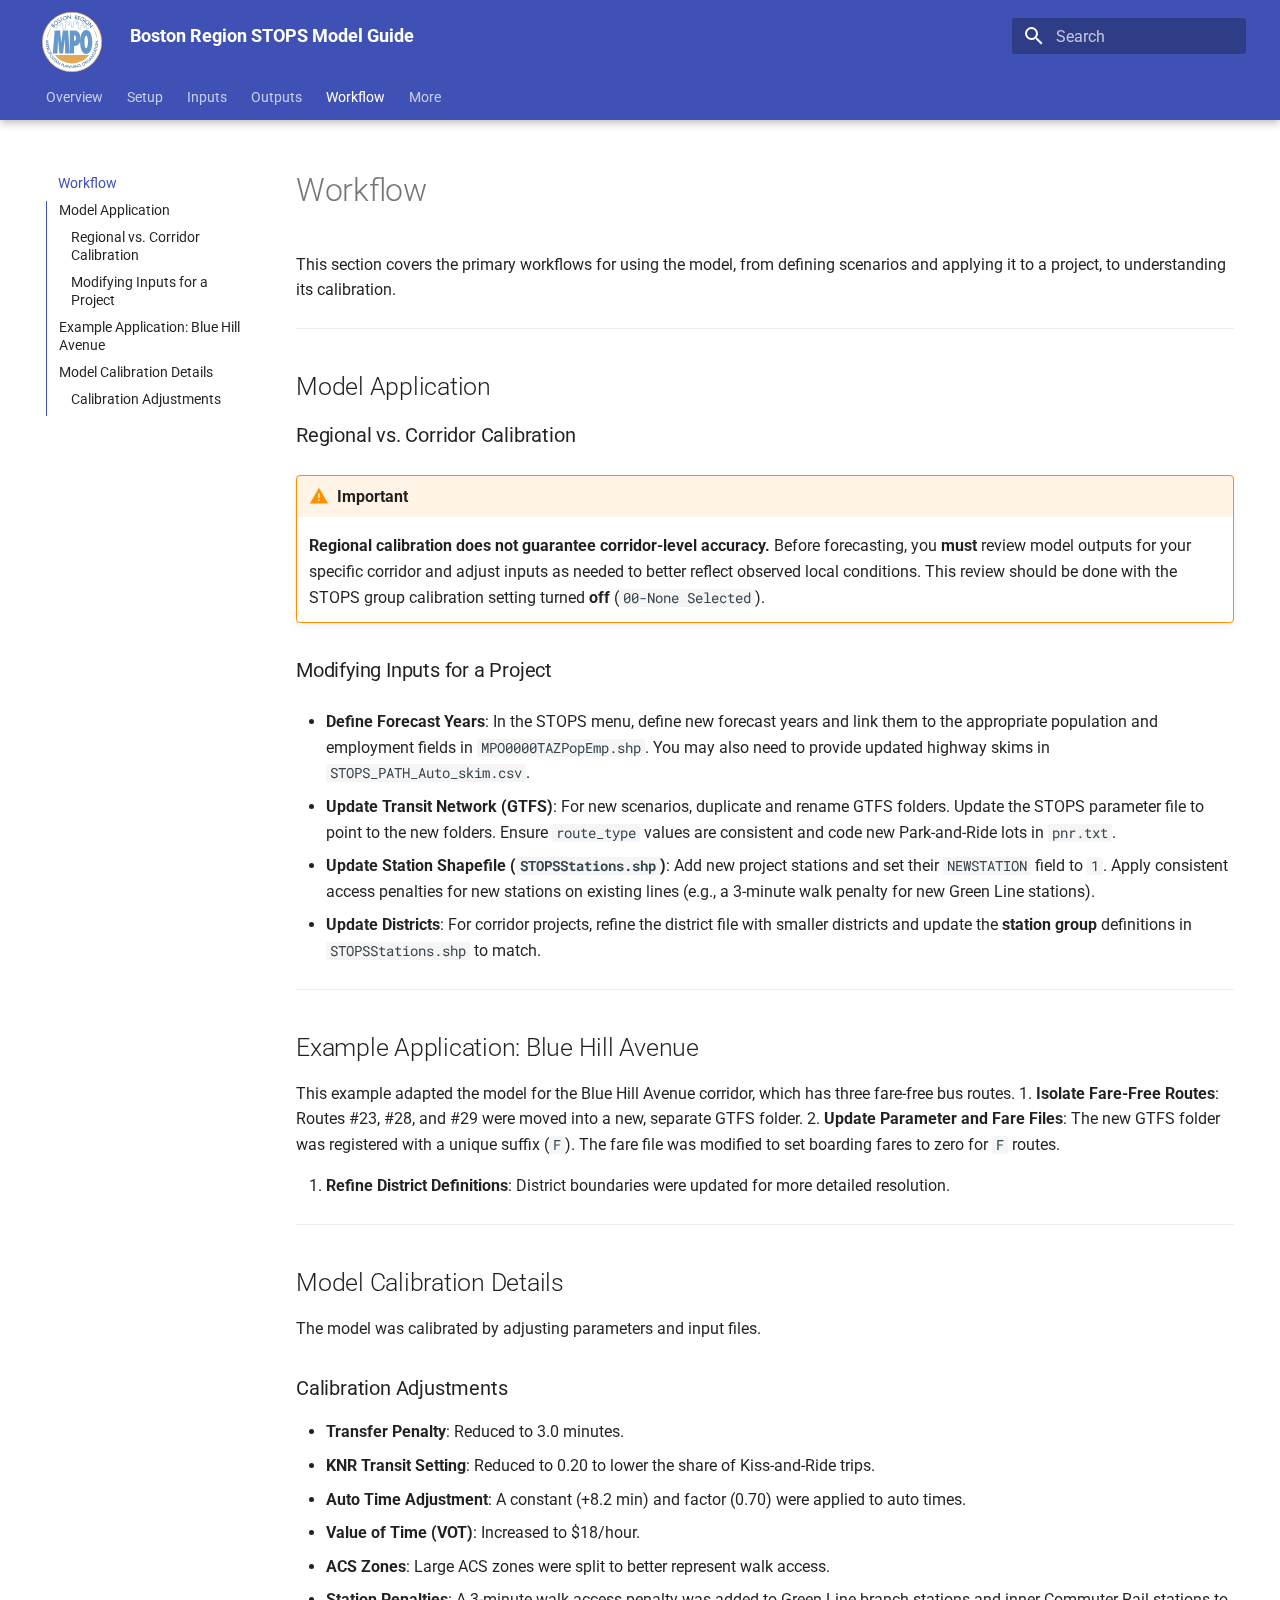
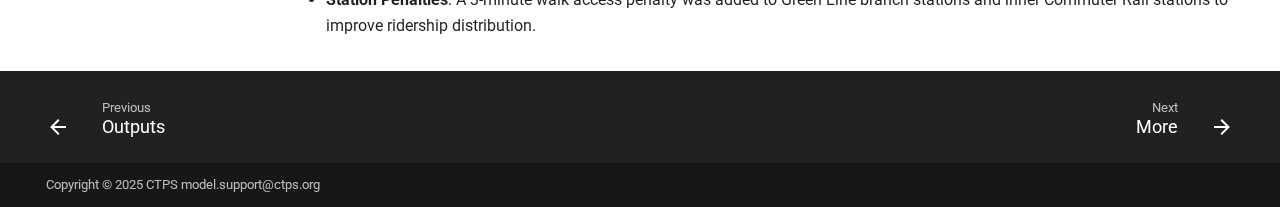
<file: 1.0/pages/workflow/index.html>
<!doctype html>
<html lang="en" class="no-js">
  <head>
    
      <meta charset="utf-8">
      <meta name="viewport" content="width=device-width,initial-scale=1">
      
      
      
      
        <link rel="prev" href="../outputs/">
      
      
        <link rel="next" href="../more/">
      
      
      <link rel="icon" href="../../images/icons/MPO_Logo_circle_48.ico">
      <meta name="generator" content="mkdocs-1.5.3, mkdocs-material-9.4.14">
    
    
      
        <title>Workflow - Boston Region STOPS Model Guide</title>
      
    
    
      <link rel="stylesheet" href="../../assets/stylesheets/main.fad675c6.min.css">
      
      


    
    
      
    
    
      
        
        
        <link rel="preconnect" href="https://fonts.gstatic.com" crossorigin>
        <link rel="stylesheet" href="https://fonts.googleapis.com/css?family=Roboto:300,300i,400,400i,700,700i%7CRoboto+Mono:400,400i,700,700i&display=fallback">
        <style>:root{--md-text-font:"Roboto";--md-code-font:"Roboto Mono"}</style>
      
    
    
      <link rel="stylesheet" href="../../css/custom.css">
    
      <link rel="stylesheet" href="../../css/extra_styles.css">
    
    <script>__md_scope=new URL("../..",location),__md_hash=e=>[...e].reduce((e,_)=>(e<<5)-e+_.charCodeAt(0),0),__md_get=(e,_=localStorage,t=__md_scope)=>JSON.parse(_.getItem(t.pathname+"."+e)),__md_set=(e,_,t=localStorage,a=__md_scope)=>{try{t.setItem(a.pathname+"."+e,JSON.stringify(_))}catch(e){}}</script>
    
      

    
    
    
  </head>
  
  
    <body dir="ltr">
  
    
    
      <script>var palette=__md_get("__palette");if(palette&&"object"==typeof palette.color)for(var key of Object.keys(palette.color))document.body.setAttribute("data-md-color-"+key,palette.color[key])</script>
    
    <input class="md-toggle" data-md-toggle="drawer" type="checkbox" id="__drawer" autocomplete="off">
    <input class="md-toggle" data-md-toggle="search" type="checkbox" id="__search" autocomplete="off">
    <label class="md-overlay" for="__drawer"></label>
    <div data-md-component="skip">
      
        
        <a href="#workflow" class="md-skip">
          Skip to content
        </a>
      
    </div>
    <div data-md-component="announce">
      
    </div>
    
    
      

  

<header class="md-header md-header--shadow md-header--lifted" data-md-component="header">
  <nav class="md-header__inner md-grid" aria-label="Header">
    <a href="../.." title="Boston Region STOPS Model Guide" class="md-header__button md-logo" aria-label="Boston Region STOPS Model Guide" data-md-component="logo">
      
  <img src="../../images/icons/MPO_Logo_circle.svg" alt="logo">

    </a>
    <label class="md-header__button md-icon" for="__drawer">
      
      <svg xmlns="http://www.w3.org/2000/svg" viewBox="0 0 24 24"><path d="M3 6h18v2H3V6m0 5h18v2H3v-2m0 5h18v2H3v-2Z"/></svg>
    </label>
    <div class="md-header__title" data-md-component="header-title">
      <div class="md-header__ellipsis">
        <div class="md-header__topic">
          <span class="md-ellipsis">
            Boston Region STOPS Model Guide
          </span>
        </div>
        <div class="md-header__topic" data-md-component="header-topic">
          <span class="md-ellipsis">
            
              Workflow
            
          </span>
        </div>
      </div>
    </div>
    
    
    
      <label class="md-header__button md-icon" for="__search">
        
        <svg xmlns="http://www.w3.org/2000/svg" viewBox="0 0 24 24"><path d="M9.5 3A6.5 6.5 0 0 1 16 9.5c0 1.61-.59 3.09-1.56 4.23l.27.27h.79l5 5-1.5 1.5-5-5v-.79l-.27-.27A6.516 6.516 0 0 1 9.5 16 6.5 6.5 0 0 1 3 9.5 6.5 6.5 0 0 1 9.5 3m0 2C7 5 5 7 5 9.5S7 14 9.5 14 14 12 14 9.5 12 5 9.5 5Z"/></svg>
      </label>
      <div class="md-search" data-md-component="search" role="dialog">
  <label class="md-search__overlay" for="__search"></label>
  <div class="md-search__inner" role="search">
    <form class="md-search__form" name="search">
      <input type="text" class="md-search__input" name="query" aria-label="Search" placeholder="Search" autocapitalize="off" autocorrect="off" autocomplete="off" spellcheck="false" data-md-component="search-query" required>
      <label class="md-search__icon md-icon" for="__search">
        
        <svg xmlns="http://www.w3.org/2000/svg" viewBox="0 0 24 24"><path d="M9.5 3A6.5 6.5 0 0 1 16 9.5c0 1.61-.59 3.09-1.56 4.23l.27.27h.79l5 5-1.5 1.5-5-5v-.79l-.27-.27A6.516 6.516 0 0 1 9.5 16 6.5 6.5 0 0 1 3 9.5 6.5 6.5 0 0 1 9.5 3m0 2C7 5 5 7 5 9.5S7 14 9.5 14 14 12 14 9.5 12 5 9.5 5Z"/></svg>
        
        <svg xmlns="http://www.w3.org/2000/svg" viewBox="0 0 24 24"><path d="M20 11v2H8l5.5 5.5-1.42 1.42L4.16 12l7.92-7.92L13.5 5.5 8 11h12Z"/></svg>
      </label>
      <nav class="md-search__options" aria-label="Search">
        
        <button type="reset" class="md-search__icon md-icon" title="Clear" aria-label="Clear" tabindex="-1">
          
          <svg xmlns="http://www.w3.org/2000/svg" viewBox="0 0 24 24"><path d="M19 6.41 17.59 5 12 10.59 6.41 5 5 6.41 10.59 12 5 17.59 6.41 19 12 13.41 17.59 19 19 17.59 13.41 12 19 6.41Z"/></svg>
        </button>
      </nav>
      
    </form>
    <div class="md-search__output">
      <div class="md-search__scrollwrap" data-md-scrollfix>
        <div class="md-search-result" data-md-component="search-result">
          <div class="md-search-result__meta">
            Initializing search
          </div>
          <ol class="md-search-result__list" role="presentation"></ol>
        </div>
      </div>
    </div>
  </div>
</div>
    
    
  </nav>
  
    
      
<nav class="md-tabs" aria-label="Tabs" data-md-component="tabs">
  <div class="md-grid">
    <ul class="md-tabs__list">
      
        
  
  
  
    <li class="md-tabs__item">
      <a href="../overview/" class="md-tabs__link">
        
  
    
  
  Overview

      </a>
    </li>
  

      
        
  
  
  
    <li class="md-tabs__item">
      <a href="../setup/" class="md-tabs__link">
        
  
    
  
  Setup

      </a>
    </li>
  

      
        
  
  
  
    <li class="md-tabs__item">
      <a href="../inputs/" class="md-tabs__link">
        
  
    
  
  Inputs

      </a>
    </li>
  

      
        
  
  
  
    <li class="md-tabs__item">
      <a href="../outputs/" class="md-tabs__link">
        
  
    
  
  Outputs

      </a>
    </li>
  

      
        
  
  
    
  
  
    <li class="md-tabs__item md-tabs__item--active">
      <a href="./" class="md-tabs__link">
        
  
    
  
  Workflow

      </a>
    </li>
  

      
        
  
  
  
    <li class="md-tabs__item">
      <a href="../more/" class="md-tabs__link">
        
  
    
  
  More

      </a>
    </li>
  

      
    </ul>
  </div>
</nav>
    
  
</header>
    
    <div class="md-container" data-md-component="container">
      
      
        
      
      <main class="md-main" data-md-component="main">
        <div class="md-main__inner md-grid">
          
            
              
              <div class="md-sidebar md-sidebar--primary" data-md-component="sidebar" data-md-type="navigation" >
                <div class="md-sidebar__scrollwrap">
                  <div class="md-sidebar__inner">
                    


  


  

<nav class="md-nav md-nav--primary md-nav--lifted md-nav--integrated" aria-label="Navigation" data-md-level="0">
  <label class="md-nav__title" for="__drawer">
    <a href="../.." title="Boston Region STOPS Model Guide" class="md-nav__button md-logo" aria-label="Boston Region STOPS Model Guide" data-md-component="logo">
      
  <img src="../../images/icons/MPO_Logo_circle.svg" alt="logo">

    </a>
    Boston Region STOPS Model Guide
  </label>
  
  <ul class="md-nav__list" data-md-scrollfix>
    
      
      
  
  
  
  
    <li class="md-nav__item">
      <a href="../overview/" class="md-nav__link">
        
  
  <span class="md-ellipsis">
    Overview
  </span>
  

      </a>
    </li>
  

    
      
      
  
  
  
  
    <li class="md-nav__item">
      <a href="../setup/" class="md-nav__link">
        
  
  <span class="md-ellipsis">
    Setup
  </span>
  

      </a>
    </li>
  

    
      
      
  
  
  
  
    <li class="md-nav__item">
      <a href="../inputs/" class="md-nav__link">
        
  
  <span class="md-ellipsis">
    Inputs
  </span>
  

      </a>
    </li>
  

    
      
      
  
  
  
  
    <li class="md-nav__item">
      <a href="../outputs/" class="md-nav__link">
        
  
  <span class="md-ellipsis">
    Outputs
  </span>
  

      </a>
    </li>
  

    
      
      
  
  
    
  
  
  
    <li class="md-nav__item md-nav__item--active">
      
      <input class="md-nav__toggle md-toggle" type="checkbox" id="__toc">
      
      
        
      
      
        <label class="md-nav__link md-nav__link--active" for="__toc">
          
  
  <span class="md-ellipsis">
    Workflow
  </span>
  

          <span class="md-nav__icon md-icon"></span>
        </label>
      
      <a href="./" class="md-nav__link md-nav__link--active">
        
  
  <span class="md-ellipsis">
    Workflow
  </span>
  

      </a>
      
        

<nav class="md-nav md-nav--secondary" aria-label="Table of contents">
  
  
  
    
  
  
    <label class="md-nav__title" for="__toc">
      <span class="md-nav__icon md-icon"></span>
      Table of contents
    </label>
    <ul class="md-nav__list" data-md-component="toc" data-md-scrollfix>
      
        <li class="md-nav__item">
  <a href="#model-application" class="md-nav__link">
    <span class="md-ellipsis">
      Model Application
    </span>
  </a>
  
    <nav class="md-nav" aria-label="Model Application">
      <ul class="md-nav__list">
        
          <li class="md-nav__item">
  <a href="#regional-vs-corridor-calibration" class="md-nav__link">
    <span class="md-ellipsis">
      Regional vs. Corridor Calibration
    </span>
  </a>
  
</li>
        
          <li class="md-nav__item">
  <a href="#modifying-inputs-for-a-project" class="md-nav__link">
    <span class="md-ellipsis">
      Modifying Inputs for a Project
    </span>
  </a>
  
</li>
        
      </ul>
    </nav>
  
</li>
      
        <li class="md-nav__item">
  <a href="#example-application-blue-hill-avenue" class="md-nav__link">
    <span class="md-ellipsis">
      Example Application: Blue Hill Avenue
    </span>
  </a>
  
</li>
      
        <li class="md-nav__item">
  <a href="#model-calibration-details" class="md-nav__link">
    <span class="md-ellipsis">
      Model Calibration Details
    </span>
  </a>
  
    <nav class="md-nav" aria-label="Model Calibration Details">
      <ul class="md-nav__list">
        
          <li class="md-nav__item">
  <a href="#calibration-adjustments" class="md-nav__link">
    <span class="md-ellipsis">
      Calibration Adjustments
    </span>
  </a>
  
</li>
        
      </ul>
    </nav>
  
</li>
      
    </ul>
  
</nav>
      
    </li>
  

    
      
      
  
  
  
  
    <li class="md-nav__item">
      <a href="../more/" class="md-nav__link">
        
  
  <span class="md-ellipsis">
    More
  </span>
  

      </a>
    </li>
  

    
  </ul>
</nav>
                  </div>
                </div>
              </div>
            
            
          
          
            <div class="md-content" data-md-component="content">
              <article class="md-content__inner md-typeset">
                
                  


<h1 id="workflow">Workflow</h1>
<p>This section covers the primary workflows for using the model, from defining scenarios and applying it to a project, to understanding its calibration.</p>
<hr />
<h2 id="model-application">Model Application</h2>
<h3 id="regional-vs-corridor-calibration">Regional vs. Corridor Calibration</h3>
<div class="admonition warning">
<p class="admonition-title">Important</p>
<p><strong>Regional calibration does not guarantee corridor-level accuracy.</strong> Before forecasting, you <strong>must</strong> review model outputs for your specific corridor and adjust inputs as needed to better reflect observed local conditions. This review should be done with the STOPS group calibration setting turned <strong>off</strong> (<code>00-None Selected</code>).</p>
</div>
<h3 id="modifying-inputs-for-a-project">Modifying Inputs for a Project</h3>
<ul>
<li>
<p><strong>Define Forecast Years</strong>: In the STOPS menu, define new forecast years and link them to the appropriate population and employment fields in <code>MPO0000TAZPopEmp.shp</code>. You may also need to provide updated highway skims in <code>STOPS_PATH_Auto_skim.csv</code>.</p>
</li>
<li>
<p><strong>Update Transit Network (GTFS)</strong>: For new scenarios, duplicate and rename GTFS folders. Update the STOPS parameter file to point to the new folders. Ensure <code>route_type</code> values are consistent and code new Park-and-Ride lots in <code>pnr.txt</code>.</p>
</li>
<li>
<p><strong>Update Station Shapefile (<code>STOPSStations.shp</code>)</strong>: Add new project stations and set their <code>NEWSTATION</code> field to <code>1</code>. Apply consistent access penalties for new stations on existing lines (e.g., a 3-minute walk penalty for new Green Line stations).</p>
</li>
<li><strong>Update Districts</strong>: For corridor projects, refine the district file with smaller districts and update the <strong>station group</strong> definitions in <code>STOPSStations.shp</code> to match.</li>
</ul>
<hr />
<h2 id="example-application-blue-hill-avenue">Example Application: Blue Hill Avenue</h2>
<p>This example adapted the model for the Blue Hill Avenue corridor, which has three fare-free bus routes.
1.  <strong>Isolate Fare-Free Routes</strong>: Routes #23, #28, and #29 were moved into a new, separate GTFS folder.
2.  <strong>Update Parameter and Fare Files</strong>: The new GTFS folder was registered with a unique suffix (<code>F</code>). The fare file was modified to set boarding fares to zero for <code>F</code> routes.</p>
<ol>
<li><strong>Refine District Definitions</strong>: District boundaries were updated for more detailed resolution.</li>
</ol>
<hr />
<h2 id="model-calibration-details">Model Calibration Details</h2>
<p>The model was calibrated by adjusting parameters and input files.</p>
<h3 id="calibration-adjustments">Calibration Adjustments</h3>
<ul>
<li><strong>Transfer Penalty</strong>: Reduced to 3.0 minutes.</li>
<li><strong>KNR Transit Setting</strong>: Reduced to 0.20 to lower the share of Kiss-and-Ride trips.</li>
<li><strong>Auto Time Adjustment</strong>: A constant (+8.2 min) and factor (0.70) were applied to auto times.</li>
<li><strong>Value of Time (VOT)</strong>: Increased to $18/hour.</li>
<li>
<p><strong>ACS Zones</strong>: Large ACS zones were split to better represent walk access.</p>
</li>
<li>
<p><strong>Station Penalties</strong>: A 3-minute walk access penalty was added to Green Line branch stations and inner Commuter Rail stations to improve ridership distribution.</p>
</li>
</ul>





                
              </article>
            </div>
          
          
        </div>
        
      </main>
      
        <footer class="md-footer">
  
    
      
      <nav class="md-footer__inner md-grid" aria-label="Footer" >
        
          
          <a href="../outputs/" class="md-footer__link md-footer__link--prev" aria-label="Previous: Outputs">
            <div class="md-footer__button md-icon">
              
              <svg xmlns="http://www.w3.org/2000/svg" viewBox="0 0 24 24"><path d="M20 11v2H8l5.5 5.5-1.42 1.42L4.16 12l7.92-7.92L13.5 5.5 8 11h12Z"/></svg>
            </div>
            <div class="md-footer__title">
              <span class="md-footer__direction">
                Previous
              </span>
              <div class="md-ellipsis">
                Outputs
              </div>
            </div>
          </a>
        
        
          
          <a href="../more/" class="md-footer__link md-footer__link--next" aria-label="Next: More">
            <div class="md-footer__title">
              <span class="md-footer__direction">
                Next
              </span>
              <div class="md-ellipsis">
                More
              </div>
            </div>
            <div class="md-footer__button md-icon">
              
              <svg xmlns="http://www.w3.org/2000/svg" viewBox="0 0 24 24"><path d="M4 11v2h12l-5.5 5.5 1.42 1.42L19.84 12l-7.92-7.92L10.5 5.5 16 11H4Z"/></svg>
            </div>
          </a>
        
      </nav>
    
  
  <div class="md-footer-meta md-typeset">
    <div class="md-footer-meta__inner md-grid">
      <div class="md-copyright">
  
    <div class="md-copyright__highlight">
      Copyright &copy; 2025 <a href="https://www.ctps.org/" target="_blank">CTPS</a> <a href="mailto:model.support@ctps.org">model.support@ctps.org</a>
    </div>
  
  
</div>
      
    </div>
  </div>
</footer>
      
    </div>
    <div class="md-dialog" data-md-component="dialog">
      <div class="md-dialog__inner md-typeset"></div>
    </div>
    
    
    <script id="__config" type="application/json">{"base": "../..", "features": ["navigation.tabs", "navigation.tabs.sticky", "navigation.expand", "navigation.footer", "toc.follow", "toc.integrate"], "search": "../../assets/javascripts/workers/search.f886a092.min.js", "translations": {"clipboard.copied": "Copied to clipboard", "clipboard.copy": "Copy to clipboard", "search.result.more.one": "1 more on this page", "search.result.more.other": "# more on this page", "search.result.none": "No matching documents", "search.result.one": "1 matching document", "search.result.other": "# matching documents", "search.result.placeholder": "Type to start searching", "search.result.term.missing": "Missing", "select.version": "Select version"}}</script>
    
    
      <script src="../../assets/javascripts/bundle.cd18aaf1.min.js"></script>
      
    
  </body>
</html>
</file>
<file: 1.0/css/custom.css>
.md-header__button.md-logo img, .md-header__button.md-logo svg {
    height: 60px; /*default: 24x24 in 40x40*/ 
    width: 60px;
}
.md-header__button.md-logo {
    margin: 0; /*default: 4*/ 
    padding: 12px 8px 0; /*default: 8*/ 
}

.md-typeset .admonition, .md-typeset details {
    font-size: .8rem; /*14px; default: 0.64rem*/
}
</file>
<file: 1.0/css/extra_styles.css>
/* ------------highlight box with picture modal----------  */

body_mk_box {
    margin: 0;
    padding: 0;
    font-family: Arial, sans-serif;
    background-color: #ffffff; /* Light gray background for overall page */
}

.content {
    padding: 20px;
    background-color: #F0E5D8; /* Light beige background for content */
    margin: 20px auto;
    max-width: 950px; /* Maximum width for content */
    border-radius: 8px;
    box-shadow: 0 2px 4px rgba(0, 0, 0, 0.1); /* Subtle shadow for depth */
}
.content h1 {
    font-size: 24px;
    color: #333;
}
.content p {
    font-size: 16px;
    line-height: 1.6;
    color: #333;
}
.content a {
    color: #007bff; /* Blue color for links */
    text-decoration: none;
}
.content a:hover {
    text-decoration: underline;
}
.image-gallery {
    display: flex;
    flex-wrap: wrap;
    justify-content: space-between;
    padding: 20px 0;
}
.gallery-item {
    text-align: center;
    width: 48%;
    margin-bottom: 20px;
    transition: transform 0.3s;
}
.image-gallery img {
    width: 80%; /* Adjusted size */
    cursor: pointer;
    border: 2px solid rgba(0, 0, 0, 0.3); /* Darker grey border */
    border-radius: 8px;
    transition: transform 0.3s ease, box-shadow 0.3s ease;
}
.image-gallery img:hover {
    transform: scale(1.05);
    box-shadow: 0 4px 8px rgba(0, 0, 0, 0.2);
}
.caption {
    margin-top: 10px;
    font-size: 16px;
    color: #333;
}
.modal {
    display: none;
    position: fixed;
    z-index: 1000;
    left: 0;
    top: 0;
    width: 100%;
    height: 100%;
    background-color: rgba(0, 0, 0, 0.8);
    justify-content: center;
    align-items: center;
}
.modal-content-container {
    position: relative;
    display: flex;
    justify-content: center;
    align-items: center;
    width: 100%;
    height: 100%;
    backdrop-filter: blur(5px);
}
.modal-content {
    max-width: 90%;
    max-height: 90%;
    transition: transform 0.3s ease;
    cursor: grab;
    transform-origin: 0 0; /* Ensures panning works correctly */
}
.modal-content:active {
    cursor: grabbing;
}
.close {
    position: absolute;
    top: 20px;
    right: 20px;
    color: #ffffff;
    font-size: 50px;
    font-weight: bold;
    background-color: rgba(0, 0, 0, 0.6);
    padding: 10px;
    border-radius: 50%;
    cursor: pointer;
    z-index: 1001;
    box-shadow: none; /* Ensure no shadow is applied */
    border: none;
    outline: none; /* Remove any outline that might appear */
}
.close:hover {
    color: #ff6f6f;
}
.zoom-controls {
    position: absolute;
    bottom: 20px;
    left: 20px;
    z-index: 1002;
    display: flex;
    flex-direction: column;
    gap: 10px;
}
.zoom-controls button {
    background-color: #007bff;
    color: white;
    border: none;
    width: 50px;
    height: 50px;
    border-radius: 50%;
    cursor: pointer;
    font-size: 24px;
    display: flex;
    align-items: center;
    justify-content: center;
    box-shadow: none;
    transition: background-color 0.3s ease, transform 0.3s ease;
}
.zoom-controls button:hover {
    background-color: #0056b3;
    transform: scale(1.1);
}
.zoom-controls button.zoom-in {
    margin-bottom: 10px;
}
.zoom-controls button.zoom-out {
    margin-top: 10px;
}


/* ------------------ all tables--------------  */
body_mk_table {
    font-family: Arial, sans-serif;
    background-color: #ffffff;
    margin: auto auto;
    padding: 0px;
}

.table-title {
    color: #000000;
    text-align: center;
    font-size: 20px;
    font-family: 'Merriweather', serif;
    font-weight: bold;
    text-rendering: optimizeLegibility;
    -webkit-font-smoothing: antialiased;
    -moz-osx-font-smoothing: grayscale;
    margin-bottom: 15px;
    opacity: 0.8;
}
.br-spacing {
    display: block;
    margin-bottom: 6px; /* Adjust space after the line break */
}
/* table td br {
    display: block;
    margin-bottom: 10px; 
} */
/* Control the space after the line break */

/* ------------------table style 1: center--------------  */
table.table_center_2n {
    text-align: left;}

 /* from 2 to n */
/* .table_center_2n th:nth-child(n+2):nth-child(-n+6), */
.table_center_2n td:nth-child(n+2):nth-child(-n+6) {
    text-align: center;
} 

/* ------------------table style 2: wide--------------  */

table.table_autoWidth {
    width: auto; /* Adjust width based on content */
    max-width: 2000px; /* Adjust maximum width for compactness */
    border-collapse: collapse; /* Collapse borders */
    margin: 0 auto 40px; /* Center the table horizontally and add bottom margin */
    font-size: 15px; /* Normal font size */
    text-align: left;
    background-color: #ffffff;
    border-radius: 8px; /* Rounded corners */
    overflow: hidden;
    box-shadow: 0 2px 4px rgba(0,0,0,0.1); /* Subtle shadow for depth */
    caption-side: top; /* Position caption at the top */
}

table.table_autoWidth th, table.table_autoWidth td {
    padding: 6px 10px; /* Normal padding for readability */
    border: 1px solid #ddd; /* Slightly thinner border */
}

table.table_autoWidth th {
    background-color: #cd853f; /* Light brown header background */
    color: #ffffff; /* White text color for header */
    font-weight: bold;
    opacity: 0.9; /* Slight opacity for the headers */
}

table.table_autoWidth tr:nth-child(even) {
    background-color: #f9f9f9; /* Light gray for even rows */
    opacity: 0.95; /* Slight opacity for even rows */
}

table.table_autoWidth tr:nth-child(odd) {
    background-color: #ffffff; /* White for odd rows */
    opacity: 0.95; /* Slight opacity for odd rows */
}

table.table_autoWidth tr:hover {
    background-color: #d0e7ff; /* Light blue on hover */
    opacity: 1; /* Full opacity on hover */
}

table.table_autoWidth td {
    color: #333;
}
</file>
<file: 1.0/assets/stylesheets/main.fad675c6.min.css>
@charset "UTF-8";html{-webkit-text-size-adjust:none;-moz-text-size-adjust:none;text-size-adjust:none;box-sizing:border-box}*,:after,:before{box-sizing:inherit}@media (prefers-reduced-motion){*,:after,:before{transition:none!important}}body{margin:0}a,button,input,label{-webkit-tap-highlight-color:transparent}a{color:inherit;text-decoration:none}hr{border:0;box-sizing:initial;display:block;height:.05rem;overflow:visible;padding:0}small{font-size:80%}sub,sup{line-height:1em}img{border-style:none}table{border-collapse:initial;border-spacing:0}td,th{font-weight:400;vertical-align:top}button{background:#0000;border:0;font-family:inherit;font-size:inherit;margin:0;padding:0}input{border:0;outline:none}:root{--md-primary-fg-color:#4051b5;--md-primary-fg-color--light:#5d6cc0;--md-primary-fg-color--dark:#303fa1;--md-primary-bg-color:#fff;--md-primary-bg-color--light:#ffffffb3;--md-accent-fg-color:#526cfe;--md-accent-fg-color--transparent:#526cfe1a;--md-accent-bg-color:#fff;--md-accent-bg-color--light:#ffffffb3}[data-md-color-scheme=default]{color-scheme:light}[data-md-color-scheme=default] img[src$="#gh-dark-mode-only"],[data-md-color-scheme=default] img[src$="#only-dark"]{display:none}:root,[data-md-color-scheme=default]{--md-hue:225deg;--md-default-fg-color:#000000de;--md-default-fg-color--light:#0000008a;--md-default-fg-color--lighter:#00000052;--md-default-fg-color--lightest:#00000012;--md-default-bg-color:#fff;--md-default-bg-color--light:#ffffffb3;--md-default-bg-color--lighter:#ffffff4d;--md-default-bg-color--lightest:#ffffff1f;--md-code-fg-color:#36464e;--md-code-bg-color:#f5f5f5;--md-code-hl-color:#4287ff;--md-code-hl-color--light:#4287ff1a;--md-code-hl-number-color:#d52a2a;--md-code-hl-special-color:#db1457;--md-code-hl-function-color:#a846b9;--md-code-hl-constant-color:#6e59d9;--md-code-hl-keyword-color:#3f6ec6;--md-code-hl-string-color:#1c7d4d;--md-code-hl-name-color:var(--md-code-fg-color);--md-code-hl-operator-color:var(--md-default-fg-color--light);--md-code-hl-punctuation-color:var(--md-default-fg-color--light);--md-code-hl-comment-color:var(--md-default-fg-color--light);--md-code-hl-generic-color:var(--md-default-fg-color--light);--md-code-hl-variable-color:var(--md-default-fg-color--light);--md-typeset-color:var(--md-default-fg-color);--md-typeset-a-color:var(--md-primary-fg-color);--md-typeset-del-color:#f5503d26;--md-typeset-ins-color:#0bd57026;--md-typeset-kbd-color:#fafafa;--md-typeset-kbd-accent-color:#fff;--md-typeset-kbd-border-color:#b8b8b8;--md-typeset-mark-color:#ffff0080;--md-typeset-table-color:#0000001f;--md-typeset-table-color--light:rgba(0,0,0,.035);--md-admonition-fg-color:var(--md-default-fg-color);--md-admonition-bg-color:var(--md-default-bg-color);--md-warning-fg-color:#000000de;--md-warning-bg-color:#ff9;--md-footer-fg-color:#fff;--md-footer-fg-color--light:#ffffffb3;--md-footer-fg-color--lighter:#ffffff73;--md-footer-bg-color:#000000de;--md-footer-bg-color--dark:#00000052;--md-shadow-z1:0 0.2rem 0.5rem #0000000d,0 0 0.05rem #0000001a;--md-shadow-z2:0 0.2rem 0.5rem #0000001a,0 0 0.05rem #00000040;--md-shadow-z3:0 0.2rem 0.5rem #0003,0 0 0.05rem #00000059}.md-icon svg{fill:currentcolor;display:block;height:1.2rem;width:1.2rem}body{-webkit-font-smoothing:antialiased;-moz-osx-font-smoothing:grayscale;--md-text-font-family:var(--md-text-font,_),-apple-system,BlinkMacSystemFont,Helvetica,Arial,sans-serif;--md-code-font-family:var(--md-code-font,_),SFMono-Regular,Consolas,Menlo,monospace}aside,body,input{font-feature-settings:"kern","liga";color:var(--md-typeset-color);font-family:var(--md-text-font-family)}code,kbd,pre{font-feature-settings:"kern";font-family:var(--md-code-font-family)}:root{--md-typeset-table-sort-icon:url('data:image/svg+xml;charset=utf-8,<svg xmlns="http://www.w3.org/2000/svg" viewBox="0 0 24 24"><path d="m18 21-4-4h3V7h-3l4-4 4 4h-3v10h3M2 19v-2h10v2M2 13v-2h7v2M2 7V5h4v2H2Z"/></svg>');--md-typeset-table-sort-icon--asc:url('data:image/svg+xml;charset=utf-8,<svg xmlns="http://www.w3.org/2000/svg" viewBox="0 0 24 24"><path d="M19 17h3l-4 4-4-4h3V3h2M2 17h10v2H2M6 5v2H2V5m0 6h7v2H2v-2Z"/></svg>');--md-typeset-table-sort-icon--desc:url('data:image/svg+xml;charset=utf-8,<svg xmlns="http://www.w3.org/2000/svg" viewBox="0 0 24 24"><path d="M19 7h3l-4-4-4 4h3v14h2M2 17h10v2H2M6 5v2H2V5m0 6h7v2H2v-2Z"/></svg>')}.md-typeset{-webkit-print-color-adjust:exact;color-adjust:exact;font-size:.8rem;line-height:1.6}@media print{.md-typeset{font-size:.68rem}}.md-typeset blockquote,.md-typeset dl,.md-typeset figure,.md-typeset ol,.md-typeset pre,.md-typeset ul{margin-bottom:1em;margin-top:1em}.md-typeset h1{color:var(--md-default-fg-color--light);font-size:2em;line-height:1.3;margin:0 0 1.25em}.md-typeset h1,.md-typeset h2{font-weight:300;letter-spacing:-.01em}.md-typeset h2{font-size:1.5625em;line-height:1.4;margin:1.6em 0 .64em}.md-typeset h3{font-size:1.25em;font-weight:400;letter-spacing:-.01em;line-height:1.5;margin:1.6em 0 .8em}.md-typeset h2+h3{margin-top:.8em}.md-typeset h4{font-weight:700;letter-spacing:-.01em;margin:1em 0}.md-typeset h5,.md-typeset h6{color:var(--md-default-fg-color--light);font-size:.8em;font-weight:700;letter-spacing:-.01em;margin:1.25em 0}.md-typeset h5{text-transform:uppercase}.md-typeset hr{border-bottom:.05rem solid var(--md-default-fg-color--lightest);display:flow-root;margin:1.5em 0}.md-typeset a{color:var(--md-typeset-a-color);word-break:break-word}.md-typeset a,.md-typeset a:before{transition:color 125ms}.md-typeset a:focus,.md-typeset a:hover{color:var(--md-accent-fg-color)}.md-typeset a:focus code,.md-typeset a:hover code{background-color:var(--md-accent-fg-color--transparent)}.md-typeset a code{color:currentcolor;transition:background-color 125ms}.md-typeset a.focus-visible{outline-color:var(--md-accent-fg-color);outline-offset:.2rem}.md-typeset code,.md-typeset kbd,.md-typeset pre{color:var(--md-code-fg-color);direction:ltr;font-variant-ligatures:none}@media print{.md-typeset code,.md-typeset kbd,.md-typeset pre{white-space:pre-wrap}}.md-typeset code{background-color:var(--md-code-bg-color);border-radius:.1rem;-webkit-box-decoration-break:clone;box-decoration-break:clone;font-size:.85em;padding:0 .2941176471em;word-break:break-word}.md-typeset code:not(.focus-visible){-webkit-tap-highlight-color:transparent;outline:none}.md-typeset pre{display:flow-root;line-height:1.4;position:relative}.md-typeset pre>code{-webkit-box-decoration-break:slice;box-decoration-break:slice;box-shadow:none;display:block;margin:0;outline-color:var(--md-accent-fg-color);overflow:auto;padding:.7720588235em 1.1764705882em;scrollbar-color:var(--md-default-fg-color--lighter) #0000;scrollbar-width:thin;touch-action:auto;word-break:normal}.md-typeset pre>code:hover{scrollbar-color:var(--md-accent-fg-color) #0000}.md-typeset pre>code::-webkit-scrollbar{height:.2rem;width:.2rem}.md-typeset pre>code::-webkit-scrollbar-thumb{background-color:var(--md-default-fg-color--lighter)}.md-typeset pre>code::-webkit-scrollbar-thumb:hover{background-color:var(--md-accent-fg-color)}.md-typeset kbd{background-color:var(--md-typeset-kbd-color);border-radius:.1rem;box-shadow:0 .1rem 0 .05rem var(--md-typeset-kbd-border-color),0 .1rem 0 var(--md-typeset-kbd-border-color),0 -.1rem .2rem var(--md-typeset-kbd-accent-color) inset;color:var(--md-default-fg-color);display:inline-block;font-size:.75em;padding:0 .6666666667em;vertical-align:text-top;word-break:break-word}.md-typeset mark{background-color:var(--md-typeset-mark-color);-webkit-box-decoration-break:clone;box-decoration-break:clone;color:inherit;word-break:break-word}.md-typeset abbr{border-bottom:.05rem dotted var(--md-default-fg-color--light);cursor:help;text-decoration:none}@media (hover:none){.md-typeset abbr[title]:focus:after,.md-typeset abbr[title]:hover:after{background-color:var(--md-default-fg-color);border-radius:.1rem;box-shadow:var(--md-shadow-z3);color:var(--md-default-bg-color);content:attr(title);font-size:.7rem;left:.8rem;margin-top:2em;padding:.2rem .3rem;position:absolute;right:.8rem}}.md-typeset small{opacity:.75}[dir=ltr] .md-typeset sub,[dir=ltr] .md-typeset sup{margin-left:.078125em}[dir=rtl] .md-typeset sub,[dir=rtl] .md-typeset sup{margin-right:.078125em}[dir=ltr] .md-typeset blockquote{padding-left:.6rem}[dir=rtl] .md-typeset blockquote{padding-right:.6rem}[dir=ltr] .md-typeset blockquote{border-left:.2rem solid var(--md-default-fg-color--lighter)}[dir=rtl] .md-typeset blockquote{border-right:.2rem solid var(--md-default-fg-color--lighter)}.md-typeset blockquote{color:var(--md-default-fg-color--light);margin-left:0;margin-right:0}.md-typeset ul{list-style-type:disc}[dir=ltr] .md-typeset ol,[dir=ltr] .md-typeset ul{margin-left:.625em}[dir=rtl] .md-typeset ol,[dir=rtl] .md-typeset ul{margin-right:.625em}.md-typeset ol,.md-typeset ul{padding:0}.md-typeset ol:not([hidden]),.md-typeset ul:not([hidden]){display:flow-root}.md-typeset ol ol,.md-typeset ul ol{list-style-type:lower-alpha}.md-typeset ol ol ol,.md-typeset ul ol ol{list-style-type:lower-roman}[dir=ltr] .md-typeset ol li,[dir=ltr] .md-typeset ul li{margin-left:1.25em}[dir=rtl] .md-typeset ol li,[dir=rtl] .md-typeset ul li{margin-right:1.25em}.md-typeset ol li,.md-typeset ul li{margin-bottom:.5em}.md-typeset ol li blockquote,.md-typeset ol li p,.md-typeset ul li blockquote,.md-typeset ul li p{margin:.5em 0}.md-typeset ol li:last-child,.md-typeset ul li:last-child{margin-bottom:0}[dir=ltr] .md-typeset ol li ol,[dir=ltr] .md-typeset ol li ul,[dir=ltr] .md-typeset ul li ol,[dir=ltr] .md-typeset ul li ul{margin-left:.625em}[dir=rtl] .md-typeset ol li ol,[dir=rtl] .md-typeset ol li ul,[dir=rtl] .md-typeset ul li ol,[dir=rtl] .md-typeset ul li ul{margin-right:.625em}.md-typeset ol li ol,.md-typeset ol li ul,.md-typeset ul li ol,.md-typeset ul li ul{margin-bottom:.5em;margin-top:.5em}[dir=ltr] .md-typeset dd{margin-left:1.875em}[dir=rtl] .md-typeset dd{margin-right:1.875em}.md-typeset dd{margin-bottom:1.5em;margin-top:1em}.md-typeset img,.md-typeset svg,.md-typeset video{height:auto;max-width:100%}.md-typeset img[align=left]{margin:1em 1em 1em 0}.md-typeset img[align=right]{margin:1em 0 1em 1em}.md-typeset img[align]:only-child{margin-top:0}.md-typeset figure{display:flow-root;margin:1em auto;max-width:100%;text-align:center;width:-webkit-fit-content;width:-moz-fit-content;width:fit-content}.md-typeset figure img{display:block}.md-typeset figcaption{font-style:italic;margin:1em auto;max-width:24rem}.md-typeset iframe{max-width:100%}.md-typeset table:not([class]){background-color:var(--md-default-bg-color);border:.05rem solid var(--md-typeset-table-color);border-radius:.1rem;display:inline-block;font-size:.64rem;max-width:100%;overflow:auto;touch-action:auto}@media print{.md-typeset table:not([class]){display:table}}.md-typeset table:not([class])+*{margin-top:1.5em}.md-typeset table:not([class]) td>:first-child,.md-typeset table:not([class]) th>:first-child{margin-top:0}.md-typeset table:not([class]) td>:last-child,.md-typeset table:not([class]) th>:last-child{margin-bottom:0}.md-typeset table:not([class]) td:not([align]),.md-typeset table:not([class]) th:not([align]){text-align:left}[dir=rtl] .md-typeset table:not([class]) td:not([align]),[dir=rtl] .md-typeset table:not([class]) th:not([align]){text-align:right}.md-typeset table:not([class]) th{font-weight:700;min-width:5rem;padding:.9375em 1.25em;vertical-align:top}.md-typeset table:not([class]) td{border-top:.05rem solid var(--md-typeset-table-color);padding:.9375em 1.25em;vertical-align:top}.md-typeset table:not([class]) tbody tr{transition:background-color 125ms}.md-typeset table:not([class]) tbody tr:hover{background-color:var(--md-typeset-table-color--light);box-shadow:0 .05rem 0 var(--md-default-bg-color) inset}.md-typeset table:not([class]) a{word-break:normal}.md-typeset table th[role=columnheader]{cursor:pointer}[dir=ltr] .md-typeset table th[role=columnheader]:after{margin-left:.5em}[dir=rtl] .md-typeset table th[role=columnheader]:after{margin-right:.5em}.md-typeset table th[role=columnheader]:after{content:"";display:inline-block;height:1.2em;-webkit-mask-image:var(--md-typeset-table-sort-icon);mask-image:var(--md-typeset-table-sort-icon);-webkit-mask-repeat:no-repeat;mask-repeat:no-repeat;-webkit-mask-size:contain;mask-size:contain;transition:background-color 125ms;vertical-align:text-bottom;width:1.2em}.md-typeset table th[role=columnheader]:hover:after{background-color:var(--md-default-fg-color--lighter)}.md-typeset table th[role=columnheader][aria-sort=ascending]:after{background-color:var(--md-default-fg-color--light);-webkit-mask-image:var(--md-typeset-table-sort-icon--asc);mask-image:var(--md-typeset-table-sort-icon--asc)}.md-typeset table th[role=columnheader][aria-sort=descending]:after{background-color:var(--md-default-fg-color--light);-webkit-mask-image:var(--md-typeset-table-sort-icon--desc);mask-image:var(--md-typeset-table-sort-icon--desc)}.md-typeset__scrollwrap{margin:1em -.8rem;overflow-x:auto;touch-action:auto}.md-typeset__table{display:inline-block;margin-bottom:.5em;padding:0 .8rem}@media print{.md-typeset__table{display:block}}html .md-typeset__table table{display:table;margin:0;overflow:hidden;width:100%}@media screen and (max-width:44.984375em){.md-content__inner>pre{margin:1em -.8rem}.md-content__inner>pre code{border-radius:0}}.md-typeset .md-author{display:block;flex-shrink:0;height:1.6rem;overflow:hidden;position:relative;transition:color 125ms,transform 125ms;width:1.6rem}.md-typeset .md-author img{border-radius:100%;display:block}.md-typeset .md-author--more{background:var(--md-default-fg-color--lightest);color:var(--md-default-fg-color--lighter);font-size:.6rem;font-weight:700;line-height:1.6rem;text-align:center}.md-typeset .md-author--long{height:2.4rem;width:2.4rem}.md-typeset a.md-author{transform:scale(1)}.md-typeset a.md-author img{filter:grayscale(100%) opacity(75%);transition:filter 125ms}.md-typeset a.md-author:focus,.md-typeset a.md-author:hover{transform:scale(1.1);z-index:1}.md-typeset a.md-author:focus img,.md-typeset a.md-author:hover img{filter:grayscale(0)}.md-banner{background-color:var(--md-footer-bg-color);color:var(--md-footer-fg-color);overflow:auto}@media print{.md-banner{display:none}}.md-banner--warning{background-color:var(--md-warning-bg-color);color:var(--md-warning-fg-color)}.md-banner__inner{font-size:.7rem;margin:.6rem auto;padding:0 .8rem}[dir=ltr] .md-banner__button{float:right}[dir=rtl] .md-banner__button{float:left}.md-banner__button{color:inherit;cursor:pointer;transition:opacity .25s}.no-js .md-banner__button{display:none}.md-banner__button:hover{opacity:.7}html{font-size:125%;height:100%;overflow-x:hidden}@media screen and (min-width:100em){html{font-size:137.5%}}@media screen and (min-width:125em){html{font-size:150%}}body{background-color:var(--md-default-bg-color);display:flex;flex-direction:column;font-size:.5rem;min-height:100%;position:relative;width:100%}@media print{body{display:block}}@media screen and (max-width:59.984375em){body[data-md-scrolllock]{position:fixed}}.md-grid{margin-left:auto;margin-right:auto;max-width:61rem}.md-container{display:flex;flex-direction:column;flex-grow:1}@media print{.md-container{display:block}}.md-main{flex-grow:1}.md-main__inner{display:flex;height:100%;margin-top:1.5rem}.md-ellipsis{overflow:hidden;text-overflow:ellipsis}.md-toggle{display:none}.md-option{height:0;opacity:0;position:absolute;width:0}.md-option:checked+label:not([hidden]){display:block}.md-option.focus-visible+label{outline-color:var(--md-accent-fg-color);outline-style:auto}.md-skip{background-color:var(--md-default-fg-color);border-radius:.1rem;color:var(--md-default-bg-color);font-size:.64rem;margin:.5rem;opacity:0;outline-color:var(--md-accent-fg-color);padding:.3rem .5rem;position:fixed;transform:translateY(.4rem);z-index:-1}.md-skip:focus{opacity:1;transform:translateY(0);transition:transform .25s cubic-bezier(.4,0,.2,1),opacity 175ms 75ms;z-index:10}@page{margin:25mm}:root{--md-clipboard-icon:url('data:image/svg+xml;charset=utf-8,<svg xmlns="http://www.w3.org/2000/svg" viewBox="0 0 24 24"><path d="M19 21H8V7h11m0-2H8a2 2 0 0 0-2 2v14a2 2 0 0 0 2 2h11a2 2 0 0 0 2-2V7a2 2 0 0 0-2-2m-3-4H4a2 2 0 0 0-2 2v14h2V3h12V1Z"/></svg>')}.md-clipboard{border-radius:.1rem;color:var(--md-default-fg-color--lightest);cursor:pointer;height:1.5em;outline-color:var(--md-accent-fg-color);outline-offset:.1rem;position:absolute;right:.5em;top:.5em;transition:color .25s;width:1.5em;z-index:1}@media print{.md-clipboard{display:none}}.md-clipboard:not(.focus-visible){-webkit-tap-highlight-color:transparent;outline:none}:hover>.md-clipboard{color:var(--md-default-fg-color--light)}.md-clipboard:focus,.md-clipboard:hover{color:var(--md-accent-fg-color)}.md-clipboard:after{background-color:currentcolor;content:"";display:block;height:1.125em;margin:0 auto;-webkit-mask-image:var(--md-clipboard-icon);mask-image:var(--md-clipboard-icon);-webkit-mask-position:center;mask-position:center;-webkit-mask-repeat:no-repeat;mask-repeat:no-repeat;-webkit-mask-size:contain;mask-size:contain;width:1.125em}.md-clipboard--inline{cursor:pointer}.md-clipboard--inline code{transition:color .25s,background-color .25s}.md-clipboard--inline:focus code,.md-clipboard--inline:hover code{background-color:var(--md-accent-fg-color--transparent);color:var(--md-accent-fg-color)}@keyframes consent{0%{opacity:0;transform:translateY(100%)}to{opacity:1;transform:translateY(0)}}@keyframes overlay{0%{opacity:0}to{opacity:1}}.md-consent__overlay{animation:overlay .25s both;-webkit-backdrop-filter:blur(.1rem);backdrop-filter:blur(.1rem);background-color:#0000008a;height:100%;opacity:1;position:fixed;top:0;width:100%;z-index:5}.md-consent__inner{animation:consent .5s cubic-bezier(.1,.7,.1,1) both;background-color:var(--md-default-bg-color);border:0;border-radius:.1rem;bottom:0;box-shadow:0 0 .2rem #0000001a,0 .2rem .4rem #0003;max-height:100%;overflow:auto;padding:0;position:fixed;width:100%;z-index:5}.md-consent__form{padding:.8rem}.md-consent__settings{display:none;margin:1em 0}input:checked+.md-consent__settings{display:block}.md-consent__controls{margin-bottom:.8rem}.md-typeset .md-consent__controls .md-button{display:inline}@media screen and (max-width:44.984375em){.md-typeset .md-consent__controls .md-button{display:block;margin-top:.4rem;text-align:center;width:100%}}.md-consent label{cursor:pointer}.md-content{flex-grow:1;min-width:0}.md-content__inner{margin:0 .8rem 1.2rem;padding-top:.6rem}@media screen and (min-width:76.25em){[dir=ltr] .md-sidebar--primary:not([hidden])~.md-content>.md-content__inner{margin-left:1.2rem}[dir=ltr] .md-sidebar--secondary:not([hidden])~.md-content>.md-content__inner,[dir=rtl] .md-sidebar--primary:not([hidden])~.md-content>.md-content__inner{margin-right:1.2rem}[dir=rtl] .md-sidebar--secondary:not([hidden])~.md-content>.md-content__inner{margin-left:1.2rem}}.md-content__inner:before{content:"";display:block;height:.4rem}.md-content__inner>:last-child{margin-bottom:0}[dir=ltr] .md-content__button{float:right}[dir=rtl] .md-content__button{float:left}[dir=ltr] .md-content__button{margin-left:.4rem}[dir=rtl] .md-content__button{margin-right:.4rem}.md-content__button{margin:.4rem 0;padding:0}@media print{.md-content__button{display:none}}.md-typeset .md-content__button{color:var(--md-default-fg-color--lighter)}.md-content__button svg{display:inline;vertical-align:top}[dir=rtl] .md-content__button svg{transform:scaleX(-1)}[dir=ltr] .md-dialog{right:.8rem}[dir=rtl] .md-dialog{left:.8rem}.md-dialog{background-color:var(--md-default-fg-color);border-radius:.1rem;bottom:.8rem;box-shadow:var(--md-shadow-z3);min-width:11.1rem;opacity:0;padding:.4rem .6rem;pointer-events:none;position:fixed;transform:translateY(100%);transition:transform 0ms .4s,opacity .4s;z-index:4}@media print{.md-dialog{display:none}}.md-dialog--active{opacity:1;pointer-events:auto;transform:translateY(0);transition:transform .4s cubic-bezier(.075,.85,.175,1),opacity .4s}.md-dialog__inner{color:var(--md-default-bg-color);font-size:.7rem}.md-feedback{margin:2em 0 1em;text-align:center}.md-feedback fieldset{border:none;margin:0;padding:0}.md-feedback__title{font-weight:700;margin:1em auto}.md-feedback__inner{position:relative}.md-feedback__list{display:flex;flex-wrap:wrap;place-content:baseline center;position:relative}.md-feedback__list:hover .md-icon:not(:disabled){color:var(--md-default-fg-color--lighter)}:disabled .md-feedback__list{min-height:1.8rem}.md-feedback__icon{color:var(--md-default-fg-color--light);cursor:pointer;flex-shrink:0;margin:0 .1rem;transition:color 125ms}.md-feedback__icon:not(:disabled).md-icon:hover{color:var(--md-accent-fg-color)}.md-feedback__icon:disabled{color:var(--md-default-fg-color--lightest);pointer-events:none}.md-feedback__note{opacity:0;position:relative;transform:translateY(.4rem);transition:transform .4s cubic-bezier(.1,.7,.1,1),opacity .15s}.md-feedback__note>*{margin:0 auto;max-width:16rem}:disabled .md-feedback__note{opacity:1;transform:translateY(0)}.md-footer{background-color:var(--md-footer-bg-color);color:var(--md-footer-fg-color)}@media print{.md-footer{display:none}}.md-footer__inner{justify-content:space-between;overflow:auto;padding:.2rem}.md-footer__inner:not([hidden]){display:flex}.md-footer__link{align-items:end;display:flex;flex-grow:0.01;margin-bottom:.4rem;margin-top:1rem;max-width:100%;outline-color:var(--md-accent-fg-color);overflow:hidden;transition:opacity .25s}.md-footer__link:focus,.md-footer__link:hover{opacity:.7}[dir=rtl] .md-footer__link svg{transform:scaleX(-1)}@media screen and (max-width:44.984375em){.md-footer__link--prev{flex-shrink:0}.md-footer__link--prev .md-footer__title{display:none}}[dir=ltr] .md-footer__link--next{margin-left:auto}[dir=rtl] .md-footer__link--next{margin-right:auto}.md-footer__link--next{text-align:right}[dir=rtl] .md-footer__link--next{text-align:left}.md-footer__title{flex-grow:1;font-size:.9rem;margin-bottom:.7rem;max-width:calc(100% - 2.4rem);padding:0 1rem;white-space:nowrap}.md-footer__button{margin:.2rem;padding:.4rem}.md-footer__direction{font-size:.64rem;opacity:.7}.md-footer-meta{background-color:var(--md-footer-bg-color--dark)}.md-footer-meta__inner{display:flex;flex-wrap:wrap;justify-content:space-between;padding:.2rem}html .md-footer-meta.md-typeset a{color:var(--md-footer-fg-color--light)}html .md-footer-meta.md-typeset a:focus,html .md-footer-meta.md-typeset a:hover{color:var(--md-footer-fg-color)}.md-copyright{color:var(--md-footer-fg-color--lighter);font-size:.64rem;margin:auto .6rem;padding:.4rem 0;width:100%}@media screen and (min-width:45em){.md-copyright{width:auto}}.md-copyright__highlight{color:var(--md-footer-fg-color--light)}.md-social{display:inline-flex;gap:.2rem;margin:0 .4rem;padding:.2rem 0 .6rem}@media screen and (min-width:45em){.md-social{padding:.6rem 0}}.md-social__link{display:inline-block;height:1.6rem;text-align:center;width:1.6rem}.md-social__link:before{line-height:1.9}.md-social__link svg{fill:currentcolor;max-height:.8rem;vertical-align:-25%}.md-typeset .md-button{border:.1rem solid;border-radius:.1rem;color:var(--md-primary-fg-color);cursor:pointer;display:inline-block;font-weight:700;padding:.625em 2em;transition:color 125ms,background-color 125ms,border-color 125ms}.md-typeset .md-button--primary{background-color:var(--md-primary-fg-color);border-color:var(--md-primary-fg-color);color:var(--md-primary-bg-color)}.md-typeset .md-button:focus,.md-typeset .md-button:hover{background-color:var(--md-accent-fg-color);border-color:var(--md-accent-fg-color);color:var(--md-accent-bg-color)}[dir=ltr] .md-typeset .md-input{border-top-left-radius:.1rem}[dir=ltr] .md-typeset .md-input,[dir=rtl] .md-typeset .md-input{border-top-right-radius:.1rem}[dir=rtl] .md-typeset .md-input{border-top-left-radius:.1rem}.md-typeset .md-input{border-bottom:.1rem solid var(--md-default-fg-color--lighter);box-shadow:var(--md-shadow-z1);font-size:.8rem;height:1.8rem;padding:0 .6rem;transition:border .25s,box-shadow .25s}.md-typeset .md-input:focus,.md-typeset .md-input:hover{border-bottom-color:var(--md-accent-fg-color);box-shadow:var(--md-shadow-z2)}.md-typeset .md-input--stretch{width:100%}.md-header{background-color:var(--md-primary-fg-color);box-shadow:0 0 .2rem #0000,0 .2rem .4rem #0000;color:var(--md-primary-bg-color);display:block;left:0;position:sticky;right:0;top:0;z-index:4}@media print{.md-header{display:none}}.md-header[hidden]{transform:translateY(-100%);transition:transform .25s cubic-bezier(.8,0,.6,1),box-shadow .25s}.md-header--shadow{box-shadow:0 0 .2rem #0000001a,0 .2rem .4rem #0003;transition:transform .25s cubic-bezier(.1,.7,.1,1),box-shadow .25s}.md-header__inner{align-items:center;display:flex;padding:0 .2rem}.md-header__button{color:currentcolor;cursor:pointer;margin:.2rem;outline-color:var(--md-accent-fg-color);padding:.4rem;position:relative;transition:opacity .25s;vertical-align:middle;z-index:1}.md-header__button:hover{opacity:.7}.md-header__button:not([hidden]){display:inline-block}.md-header__button:not(.focus-visible){-webkit-tap-highlight-color:transparent;outline:none}.md-header__button.md-logo{margin:.2rem;padding:.4rem}@media screen and (max-width:76.234375em){.md-header__button.md-logo{display:none}}.md-header__button.md-logo img,.md-header__button.md-logo svg{fill:currentcolor;display:block;height:1.2rem;width:auto}@media screen and (min-width:60em){.md-header__button[for=__search]{display:none}}.no-js .md-header__button[for=__search]{display:none}[dir=rtl] .md-header__button[for=__search] svg{transform:scaleX(-1)}@media screen and (min-width:76.25em){.md-header__button[for=__drawer]{display:none}}.md-header__topic{display:flex;max-width:100%;position:absolute;transition:transform .4s cubic-bezier(.1,.7,.1,1),opacity .15s;white-space:nowrap}.md-header__topic+.md-header__topic{opacity:0;pointer-events:none;transform:translateX(1.25rem);transition:transform .4s cubic-bezier(1,.7,.1,.1),opacity .15s;z-index:-1}[dir=rtl] .md-header__topic+.md-header__topic{transform:translateX(-1.25rem)}.md-header__topic:first-child{font-weight:700}[dir=ltr] .md-header__title{margin-left:1rem;margin-right:.4rem}[dir=rtl] .md-header__title{margin-left:.4rem;margin-right:1rem}.md-header__title{flex-grow:1;font-size:.9rem;height:2.4rem;line-height:2.4rem}.md-header__title--active .md-header__topic{opacity:0;pointer-events:none;transform:translateX(-1.25rem);transition:transform .4s cubic-bezier(1,.7,.1,.1),opacity .15s;z-index:-1}[dir=rtl] .md-header__title--active .md-header__topic{transform:translateX(1.25rem)}.md-header__title--active .md-header__topic+.md-header__topic{opacity:1;pointer-events:auto;transform:translateX(0);transition:transform .4s cubic-bezier(.1,.7,.1,1),opacity .15s;z-index:0}.md-header__title>.md-header__ellipsis{height:100%;position:relative;width:100%}.md-header__option{display:flex;flex-shrink:0;max-width:100%;transition:max-width 0ms .25s,opacity .25s .25s;white-space:nowrap}[data-md-toggle=search]:checked~.md-header .md-header__option{max-width:0;opacity:0;transition:max-width 0ms,opacity 0ms}.md-header__option>input{bottom:0}.md-header__source{display:none}@media screen and (min-width:60em){[dir=ltr] .md-header__source{margin-left:1rem}[dir=rtl] .md-header__source{margin-right:1rem}.md-header__source{display:block;max-width:11.7rem;width:11.7rem}}@media screen and (min-width:76.25em){[dir=ltr] .md-header__source{margin-left:1.4rem}[dir=rtl] .md-header__source{margin-right:1.4rem}}.md-meta{color:var(--md-default-fg-color--light);font-size:.7rem;line-height:1.3}.md-meta__list{display:inline-flex;flex-wrap:wrap;list-style:none;margin:0;padding:0}.md-meta__item:not(:last-child):after{content:"·";margin-left:.2rem;margin-right:.2rem}.md-meta__link{color:var(--md-typeset-a-color)}.md-meta__link:focus,.md-meta__link:hover{color:var(--md-accent-fg-color)}.md-draft{background-color:#ff1744;border-radius:.125em;color:#fff;display:inline-block;font-weight:700;padding-left:.5714285714em;padding-right:.5714285714em}:root{--md-nav-icon--prev:url('data:image/svg+xml;charset=utf-8,<svg xmlns="http://www.w3.org/2000/svg" viewBox="0 0 24 24"><path d="M20 11v2H8l5.5 5.5-1.42 1.42L4.16 12l7.92-7.92L13.5 5.5 8 11h12Z"/></svg>');--md-nav-icon--next:url('data:image/svg+xml;charset=utf-8,<svg xmlns="http://www.w3.org/2000/svg" viewBox="0 0 24 24"><path d="M8.59 16.58 13.17 12 8.59 7.41 10 6l6 6-6 6-1.41-1.42Z"/></svg>');--md-toc-icon:url('data:image/svg+xml;charset=utf-8,<svg xmlns="http://www.w3.org/2000/svg" viewBox="0 0 24 24"><path d="M3 9h14V7H3v2m0 4h14v-2H3v2m0 4h14v-2H3v2m16 0h2v-2h-2v2m0-10v2h2V7h-2m0 6h2v-2h-2v2Z"/></svg>')}.md-nav{font-size:.7rem;line-height:1.3}.md-nav__title{color:var(--md-default-fg-color--light);display:block;font-weight:700;overflow:hidden;padding:0 .6rem;text-overflow:ellipsis}.md-nav__title .md-nav__button{display:none}.md-nav__title .md-nav__button img{height:100%;width:auto}.md-nav__title .md-nav__button.md-logo img,.md-nav__title .md-nav__button.md-logo svg{fill:currentcolor;display:block;height:2.4rem;max-width:100%;object-fit:contain;width:auto}.md-nav__list{list-style:none;margin:0;padding:0}.md-nav__link{align-items:flex-start;display:flex;gap:.4rem;margin-top:.625em;scroll-snap-align:start;transition:color 125ms}.md-nav__link--passed{color:var(--md-default-fg-color--light)}.md-nav__item .md-nav__link--active,.md-nav__item .md-nav__link--active code{color:var(--md-typeset-a-color)}.md-nav__link .md-ellipsis{position:relative}[dir=ltr] .md-nav__link .md-icon:last-child{margin-left:auto}[dir=rtl] .md-nav__link .md-icon:last-child{margin-right:auto}.md-nav__link svg{fill:currentcolor;flex-shrink:0;height:1.3em}.md-nav__link[for]:focus,.md-nav__link[for]:hover,.md-nav__link[href]:focus,.md-nav__link[href]:hover{color:var(--md-accent-fg-color);cursor:pointer}.md-nav__link.focus-visible{outline-color:var(--md-accent-fg-color);outline-offset:.2rem}.md-nav--primary .md-nav__link[for=__toc]{display:none}.md-nav--primary .md-nav__link[for=__toc] .md-icon:after{background-color:currentcolor;display:block;height:100%;-webkit-mask-image:var(--md-toc-icon);mask-image:var(--md-toc-icon);width:100%}.md-nav--primary .md-nav__link[for=__toc]~.md-nav{display:none}.md-nav__container>.md-nav__link{margin-top:0}.md-nav__container>.md-nav__link:first-child{flex-grow:1;min-width:0}.md-nav__icon{flex-shrink:0}.md-nav__source{display:none}@media screen and (max-width:76.234375em){.md-nav--primary,.md-nav--primary .md-nav{background-color:var(--md-default-bg-color);display:flex;flex-direction:column;height:100%;left:0;position:absolute;right:0;top:0;z-index:1}.md-nav--primary .md-nav__item,.md-nav--primary .md-nav__title{font-size:.8rem;line-height:1.5}.md-nav--primary .md-nav__title{background-color:var(--md-default-fg-color--lightest);color:var(--md-default-fg-color--light);cursor:pointer;height:5.6rem;line-height:2.4rem;padding:3rem .8rem .2rem;position:relative;white-space:nowrap}[dir=ltr] .md-nav--primary .md-nav__title .md-nav__icon{left:.4rem}[dir=rtl] .md-nav--primary .md-nav__title .md-nav__icon{right:.4rem}.md-nav--primary .md-nav__title .md-nav__icon{display:block;height:1.2rem;margin:.2rem;position:absolute;top:.4rem;width:1.2rem}.md-nav--primary .md-nav__title .md-nav__icon:after{background-color:currentcolor;content:"";display:block;height:100%;-webkit-mask-image:var(--md-nav-icon--prev);mask-image:var(--md-nav-icon--prev);-webkit-mask-position:center;mask-position:center;-webkit-mask-repeat:no-repeat;mask-repeat:no-repeat;-webkit-mask-size:contain;mask-size:contain;width:100%}.md-nav--primary .md-nav__title~.md-nav__list{background-color:var(--md-default-bg-color);box-shadow:0 .05rem 0 var(--md-default-fg-color--lightest) inset;overflow-y:auto;scroll-snap-type:y mandatory;touch-action:pan-y}.md-nav--primary .md-nav__title~.md-nav__list>:first-child{border-top:0}.md-nav--primary .md-nav__title[for=__drawer]{background-color:var(--md-primary-fg-color);color:var(--md-primary-bg-color);font-weight:700}.md-nav--primary .md-nav__title .md-logo{display:block;left:.2rem;margin:.2rem;padding:.4rem;position:absolute;right:.2rem;top:.2rem}.md-nav--primary .md-nav__list{flex:1}.md-nav--primary .md-nav__item{border-top:.05rem solid var(--md-default-fg-color--lightest)}.md-nav--primary .md-nav__item--active>.md-nav__link{color:var(--md-typeset-a-color)}.md-nav--primary .md-nav__item--active>.md-nav__link:focus,.md-nav--primary .md-nav__item--active>.md-nav__link:hover{color:var(--md-accent-fg-color)}.md-nav--primary .md-nav__link{margin-top:0;padding:.6rem .8rem}.md-nav--primary .md-nav__link svg{margin-top:.1em}.md-nav--primary .md-nav__link>.md-nav__link{padding:0}[dir=ltr] .md-nav--primary .md-nav__link .md-nav__icon{margin-right:-.2rem}[dir=rtl] .md-nav--primary .md-nav__link .md-nav__icon{margin-left:-.2rem}.md-nav--primary .md-nav__link .md-nav__icon{font-size:1.2rem;height:1.2rem;width:1.2rem}.md-nav--primary .md-nav__link .md-nav__icon:after{background-color:currentcolor;content:"";display:block;height:100%;-webkit-mask-image:var(--md-nav-icon--next);mask-image:var(--md-nav-icon--next);-webkit-mask-position:center;mask-position:center;-webkit-mask-repeat:no-repeat;mask-repeat:no-repeat;-webkit-mask-size:contain;mask-size:contain;width:100%}[dir=rtl] .md-nav--primary .md-nav__icon:after{transform:scale(-1)}.md-nav--primary .md-nav--secondary .md-nav{background-color:initial;position:static}[dir=ltr] .md-nav--primary .md-nav--secondary .md-nav .md-nav__link{padding-left:1.4rem}[dir=rtl] .md-nav--primary .md-nav--secondary .md-nav .md-nav__link{padding-right:1.4rem}[dir=ltr] .md-nav--primary .md-nav--secondary .md-nav .md-nav .md-nav__link{padding-left:2rem}[dir=rtl] .md-nav--primary .md-nav--secondary .md-nav .md-nav .md-nav__link{padding-right:2rem}[dir=ltr] .md-nav--primary .md-nav--secondary .md-nav .md-nav .md-nav .md-nav__link{padding-left:2.6rem}[dir=rtl] .md-nav--primary .md-nav--secondary .md-nav .md-nav .md-nav .md-nav__link{padding-right:2.6rem}[dir=ltr] .md-nav--primary .md-nav--secondary .md-nav .md-nav .md-nav .md-nav .md-nav__link{padding-left:3.2rem}[dir=rtl] .md-nav--primary .md-nav--secondary .md-nav .md-nav .md-nav .md-nav .md-nav__link{padding-right:3.2rem}.md-nav--secondary{background-color:initial}.md-nav__toggle~.md-nav{display:flex;opacity:0;transform:translateX(100%);transition:transform .25s cubic-bezier(.8,0,.6,1),opacity 125ms 50ms}[dir=rtl] .md-nav__toggle~.md-nav{transform:translateX(-100%)}.md-nav__toggle:checked~.md-nav{opacity:1;transform:translateX(0);transition:transform .25s cubic-bezier(.4,0,.2,1),opacity 125ms 125ms}.md-nav__toggle:checked~.md-nav>.md-nav__list{-webkit-backface-visibility:hidden;backface-visibility:hidden}}@media screen and (max-width:59.984375em){.md-nav--primary .md-nav__link[for=__toc]{display:flex}.md-nav--primary .md-nav__link[for=__toc] .md-icon:after{content:""}.md-nav--primary .md-nav__link[for=__toc]+.md-nav__link{display:none}.md-nav--primary .md-nav__link[for=__toc]~.md-nav{display:flex}.md-nav__source{background-color:var(--md-primary-fg-color--dark);color:var(--md-primary-bg-color);display:block;padding:0 .2rem}}@media screen and (min-width:60em) and (max-width:76.234375em){.md-nav--integrated .md-nav__link[for=__toc]{display:flex}.md-nav--integrated .md-nav__link[for=__toc] .md-icon:after{content:""}.md-nav--integrated .md-nav__link[for=__toc]+.md-nav__link{display:none}.md-nav--integrated .md-nav__link[for=__toc]~.md-nav{display:flex}}@media screen and (min-width:60em){.md-nav{margin-bottom:-.4rem}.md-nav--secondary .md-nav__title{background:var(--md-default-bg-color);box-shadow:0 0 .4rem .4rem var(--md-default-bg-color);position:sticky;top:0;z-index:1}.md-nav--secondary .md-nav__title[for=__toc]{scroll-snap-align:start}.md-nav--secondary .md-nav__title .md-nav__icon{display:none}[dir=ltr] .md-nav--secondary .md-nav__list{padding-left:.6rem}[dir=rtl] .md-nav--secondary .md-nav__list{padding-right:.6rem}.md-nav--secondary .md-nav__list{padding-bottom:.4rem}[dir=ltr] .md-nav--secondary .md-nav__item>.md-nav__link{margin-right:.4rem}[dir=rtl] .md-nav--secondary .md-nav__item>.md-nav__link{margin-left:.4rem}}@media screen and (min-width:76.25em){.md-nav{margin-bottom:-.4rem;transition:max-height .25s cubic-bezier(.86,0,.07,1)}.md-nav--primary .md-nav__title{background:var(--md-default-bg-color);box-shadow:0 0 .4rem .4rem var(--md-default-bg-color);position:sticky;top:0;z-index:1}.md-nav--primary .md-nav__title[for=__drawer]{scroll-snap-align:start}.md-nav--primary .md-nav__title .md-nav__icon{display:none}[dir=ltr] .md-nav--primary .md-nav__list{padding-left:.6rem}[dir=rtl] .md-nav--primary .md-nav__list{padding-right:.6rem}.md-nav--primary .md-nav__list{padding-bottom:.4rem}[dir=ltr] .md-nav--primary .md-nav__item>.md-nav__link{margin-right:.4rem}[dir=rtl] .md-nav--primary .md-nav__item>.md-nav__link{margin-left:.4rem}.md-nav__toggle~.md-nav{display:grid;grid-template-rows:0fr;opacity:0;transition:grid-template-rows .25s cubic-bezier(.86,0,.07,1),opacity .25s,visibility 0ms .25s;visibility:collapse}.md-nav__toggle~.md-nav>.md-nav__list{overflow:hidden}.md-nav__toggle.md-toggle--indeterminate~.md-nav,.md-nav__toggle:checked~.md-nav{grid-template-rows:1fr;opacity:1;transition:grid-template-rows .25s cubic-bezier(.86,0,.07,1),opacity .15s .1s,visibility 0ms;visibility:visible}.md-nav__toggle.md-toggle--indeterminate~.md-nav{transition:none}.md-nav__item--nested>.md-nav>.md-nav__title{display:none}.md-nav__item--section{display:block;margin:1.25em 0}.md-nav__item--section:last-child{margin-bottom:0}.md-nav__item--section>.md-nav__link{font-weight:700}.md-nav__item--section>.md-nav__link[for]{color:var(--md-default-fg-color--light)}.md-nav__item--section>.md-nav__link:not(.md-nav__container){pointer-events:none}.md-nav__item--section>.md-nav__link .md-icon,.md-nav__item--section>.md-nav__link>[for]{display:none}[dir=ltr] .md-nav__item--section>.md-nav{margin-left:-.6rem}[dir=rtl] .md-nav__item--section>.md-nav{margin-right:-.6rem}.md-nav__item--section>.md-nav{display:block;opacity:1;visibility:visible}.md-nav__item--section>.md-nav>.md-nav__list>.md-nav__item{padding:0}.md-nav__icon{border-radius:100%;height:.9rem;transition:background-color .25s;width:.9rem}.md-nav__icon:hover{background-color:var(--md-accent-fg-color--transparent)}.md-nav__icon:after{background-color:currentcolor;border-radius:100%;content:"";display:inline-block;height:100%;-webkit-mask-image:var(--md-nav-icon--next);mask-image:var(--md-nav-icon--next);-webkit-mask-position:center;mask-position:center;-webkit-mask-repeat:no-repeat;mask-repeat:no-repeat;-webkit-mask-size:contain;mask-size:contain;transition:transform .25s;vertical-align:-.1rem;width:100%}[dir=rtl] .md-nav__icon:after{transform:rotate(180deg)}.md-nav__item--nested .md-nav__toggle:checked~.md-nav__link .md-nav__icon:after,.md-nav__item--nested .md-toggle--indeterminate~.md-nav__link .md-nav__icon:after{transform:rotate(90deg)}.md-nav--lifted>.md-nav__list>.md-nav__item,.md-nav--lifted>.md-nav__title{display:none}.md-nav--lifted>.md-nav__list>.md-nav__item--active{display:block}.md-nav--lifted>.md-nav__list>.md-nav__item--active>.md-nav__link{background:var(--md-default-bg-color);box-shadow:0 0 .4rem .4rem var(--md-default-bg-color);margin-top:0;position:sticky;top:0;z-index:1}.md-nav--lifted>.md-nav__list>.md-nav__item--active>.md-nav__link:not(.md-nav__container){pointer-events:none}.md-nav--lifted>.md-nav__list>.md-nav__item--active.md-nav__item--section{margin:0}[dir=ltr] .md-nav--lifted>.md-nav__list>.md-nav__item>.md-nav{margin-left:-.6rem}[dir=rtl] .md-nav--lifted>.md-nav__list>.md-nav__item>.md-nav{margin-right:-.6rem}.md-nav--lifted>.md-nav__list>.md-nav__item>[for]{color:var(--md-default-fg-color--light)}.md-nav--lifted .md-nav[data-md-level="1"]{grid-template-rows:1fr;opacity:1;visibility:visible}.md-nav--integrated>.md-nav__list>.md-nav__item--active:not(.md-nav__item--nested){padding:0 .6rem}.md-nav--integrated>.md-nav__list>.md-nav__item--active:not(.md-nav__item--nested)>.md-nav__link{padding:0}[dir=ltr] .md-nav--integrated>.md-nav__list>.md-nav__item--active .md-nav--secondary{border-left:.05rem solid var(--md-primary-fg-color)}[dir=rtl] .md-nav--integrated>.md-nav__list>.md-nav__item--active .md-nav--secondary{border-right:.05rem solid var(--md-primary-fg-color)}.md-nav--integrated>.md-nav__list>.md-nav__item--active .md-nav--secondary{display:block;margin-bottom:1.25em;opacity:1;visibility:visible}.md-nav--integrated>.md-nav__list>.md-nav__item--active .md-nav--secondary>.md-nav__list{overflow:visible;padding-bottom:0}.md-nav--integrated>.md-nav__list>.md-nav__item--active .md-nav--secondary>.md-nav__title{display:none}}.md-pagination{font-size:.8rem;font-weight:700;gap:.4rem}.md-pagination,.md-pagination>*{align-items:center;display:flex;justify-content:center}.md-pagination>*{border-radius:.2rem;height:1.8rem;min-width:1.8rem;text-align:center}.md-pagination__current{background-color:var(--md-default-fg-color--lightest);color:var(--md-default-fg-color--light)}.md-pagination__link{transition:color 125ms,background-color 125ms}.md-pagination__link:focus,.md-pagination__link:hover{background-color:var(--md-accent-fg-color--transparent);color:var(--md-accent-fg-color)}.md-pagination__link:focus svg,.md-pagination__link:hover svg{color:var(--md-accent-fg-color)}.md-pagination__link.focus-visible{outline-color:var(--md-accent-fg-color);outline-offset:.2rem}.md-pagination__link svg{fill:currentcolor;color:var(--md-default-fg-color--lighter);display:block;max-height:100%;width:1.2rem}.md-post__back{border-bottom:.05rem solid var(--md-default-fg-color--lightest);margin-bottom:1.2rem;padding-bottom:1.2rem}@media screen and (max-width:76.234375em){.md-post__back{display:none}}[dir=rtl] .md-post__back svg{transform:scaleX(-1)}.md-post__authors{display:flex;flex-direction:column;gap:.6rem;margin:0 .6rem 1.2rem}.md-post .md-post__meta a{transition:color 125ms}.md-post .md-post__meta a:focus,.md-post .md-post__meta a:hover{color:var(--md-accent-fg-color)}.md-post__title{color:var(--md-default-fg-color--light);font-weight:700}.md-post--excerpt{margin-bottom:3.2rem}.md-post--excerpt .md-post__header{align-items:center;display:flex;gap:.6rem;min-height:1.6rem}.md-post--excerpt .md-post__authors{align-items:center;display:inline-flex;flex-direction:row;gap:.2rem;margin:0;min-height:2.4rem}[dir=ltr] .md-post--excerpt .md-post__meta .md-meta__list{margin-right:.4rem}[dir=rtl] .md-post--excerpt .md-post__meta .md-meta__list{margin-left:.4rem}.md-post--excerpt .md-post__content>:first-child{--md-scroll-margin:6rem;margin-top:0}.md-post>.md-nav--secondary{margin:1em 0}.md-profile{align-items:center;display:flex;font-size:.7rem;gap:.6rem;line-height:1.4;width:100%}.md-profile__description{flex-grow:1}.md-content--post{display:flex}@media screen and (max-width:76.234375em){.md-content--post{flex-flow:column-reverse}}.md-content--post>.md-content__inner{min-width:0}@media screen and (min-width:76.25em){[dir=ltr] .md-content--post>.md-content__inner{margin-left:1.2rem}[dir=rtl] .md-content--post>.md-content__inner{margin-right:1.2rem}}@media screen and (max-width:76.234375em){.md-sidebar.md-sidebar--post{padding:0;position:static;width:100%}.md-sidebar.md-sidebar--post .md-sidebar__scrollwrap{overflow:visible}.md-sidebar.md-sidebar--post .md-sidebar__inner{padding:0}.md-sidebar.md-sidebar--post .md-post__meta{margin-left:.6rem;margin-right:.6rem}.md-sidebar.md-sidebar--post .md-nav__item{border:none;display:inline}.md-sidebar.md-sidebar--post .md-nav__list{display:inline-flex;flex-wrap:wrap;gap:.6rem;padding-bottom:.6rem;padding-top:.6rem}.md-sidebar.md-sidebar--post .md-nav__link{padding:0}.md-sidebar.md-sidebar--post .md-nav{height:auto;margin-bottom:0;position:static}}:root{--md-progress-value:0;--md-progress-delay:400ms}.md-progress{background:var(--md-primary-bg-color);height:.075rem;opacity:min(clamp(0,var(--md-progress-value),1),clamp(0,100 - var(--md-progress-value),1));position:fixed;top:0;transform:scaleX(calc(var(--md-progress-value)*1%));transform-origin:left;transition:transform .5s cubic-bezier(.19,1,.22,1),opacity .25s var(--md-progress-delay);width:100%;z-index:4}:root{--md-search-result-icon:url('data:image/svg+xml;charset=utf-8,<svg xmlns="http://www.w3.org/2000/svg" viewBox="0 0 24 24"><path d="M14 2H6a2 2 0 0 0-2 2v16a2 2 0 0 0 2 2h7c-.41-.25-.8-.56-1.14-.9-.33-.33-.61-.7-.86-1.1H6V4h7v5h5v1.18c.71.16 1.39.43 2 .82V8l-6-6m6.31 16.9c1.33-2.11.69-4.9-1.4-6.22-2.11-1.33-4.91-.68-6.22 1.4-1.34 2.11-.69 4.89 1.4 6.22 1.46.93 3.32.93 4.79.02L22 23.39 23.39 22l-3.08-3.1m-3.81.1a2.5 2.5 0 0 1-2.5-2.5 2.5 2.5 0 0 1 2.5-2.5 2.5 2.5 0 0 1 2.5 2.5 2.5 2.5 0 0 1-2.5 2.5Z"/></svg>')}.md-search{position:relative}@media screen and (min-width:60em){.md-search{padding:.2rem 0}}.no-js .md-search{display:none}.md-search__overlay{opacity:0;z-index:1}@media screen and (max-width:59.984375em){[dir=ltr] .md-search__overlay{left:-2.2rem}[dir=rtl] .md-search__overlay{right:-2.2rem}.md-search__overlay{background-color:var(--md-default-bg-color);border-radius:1rem;height:2rem;overflow:hidden;pointer-events:none;position:absolute;top:-1rem;transform-origin:center;transition:transform .3s .1s,opacity .2s .2s;width:2rem}[data-md-toggle=search]:checked~.md-header .md-search__overlay{opacity:1;transition:transform .4s,opacity .1s}}@media screen and (min-width:60em){[dir=ltr] .md-search__overlay{left:0}[dir=rtl] .md-search__overlay{right:0}.md-search__overlay{background-color:#0000008a;cursor:pointer;height:0;position:fixed;top:0;transition:width 0ms .25s,height 0ms .25s,opacity .25s;width:0}[data-md-toggle=search]:checked~.md-header .md-search__overlay{height:200vh;opacity:1;transition:width 0ms,height 0ms,opacity .25s;width:100%}}@media screen and (max-width:29.984375em){[data-md-toggle=search]:checked~.md-header .md-search__overlay{transform:scale(45)}}@media screen and (min-width:30em) and (max-width:44.984375em){[data-md-toggle=search]:checked~.md-header .md-search__overlay{transform:scale(60)}}@media screen and (min-width:45em) and (max-width:59.984375em){[data-md-toggle=search]:checked~.md-header .md-search__overlay{transform:scale(75)}}.md-search__inner{-webkit-backface-visibility:hidden;backface-visibility:hidden}@media screen and (max-width:59.984375em){[dir=ltr] .md-search__inner{left:0}[dir=rtl] .md-search__inner{right:0}.md-search__inner{height:0;opacity:0;overflow:hidden;position:fixed;top:0;transform:translateX(5%);transition:width 0ms .3s,height 0ms .3s,transform .15s cubic-bezier(.4,0,.2,1) .15s,opacity .15s .15s;width:0;z-index:2}[dir=rtl] .md-search__inner{transform:translateX(-5%)}[data-md-toggle=search]:checked~.md-header .md-search__inner{height:100%;opacity:1;transform:translateX(0);transition:width 0ms 0ms,height 0ms 0ms,transform .15s cubic-bezier(.1,.7,.1,1) .15s,opacity .15s .15s;width:100%}}@media screen and (min-width:60em){[dir=ltr] .md-search__inner{float:right}[dir=rtl] .md-search__inner{float:left}.md-search__inner{padding:.1rem 0;position:relative;transition:width .25s cubic-bezier(.1,.7,.1,1);width:11.7rem}}@media screen and (min-width:60em) and (max-width:76.234375em){[data-md-toggle=search]:checked~.md-header .md-search__inner{width:23.4rem}}@media screen and (min-width:76.25em){[data-md-toggle=search]:checked~.md-header .md-search__inner{width:34.4rem}}.md-search__form{background-color:var(--md-default-bg-color);box-shadow:0 0 .6rem #0000;height:2.4rem;position:relative;transition:color .25s,background-color .25s;z-index:2}@media screen and (min-width:60em){.md-search__form{background-color:#00000042;border-radius:.1rem;height:1.8rem}.md-search__form:hover{background-color:#ffffff1f}}[data-md-toggle=search]:checked~.md-header .md-search__form{background-color:var(--md-default-bg-color);border-radius:.1rem .1rem 0 0;box-shadow:0 0 .6rem #00000012;color:var(--md-default-fg-color)}[dir=ltr] .md-search__input{padding-left:3.6rem;padding-right:2.2rem}[dir=rtl] .md-search__input{padding-left:2.2rem;padding-right:3.6rem}.md-search__input{background:#0000;font-size:.9rem;height:100%;position:relative;text-overflow:ellipsis;width:100%;z-index:2}.md-search__input::placeholder{transition:color .25s}.md-search__input::placeholder,.md-search__input~.md-search__icon{color:var(--md-default-fg-color--light)}.md-search__input::-ms-clear{display:none}@media screen and (max-width:59.984375em){.md-search__input{font-size:.9rem;height:2.4rem;width:100%}}@media screen and (min-width:60em){[dir=ltr] .md-search__input{padding-left:2.2rem}[dir=rtl] .md-search__input{padding-right:2.2rem}.md-search__input{color:inherit;font-size:.8rem}.md-search__input::placeholder{color:var(--md-primary-bg-color--light)}.md-search__input+.md-search__icon{color:var(--md-primary-bg-color)}[data-md-toggle=search]:checked~.md-header .md-search__input{text-overflow:clip}[data-md-toggle=search]:checked~.md-header .md-search__input+.md-search__icon{color:var(--md-default-fg-color--light)}[data-md-toggle=search]:checked~.md-header .md-search__input::placeholder{color:#0000}}.md-search__icon{cursor:pointer;display:inline-block;height:1.2rem;transition:color .25s,opacity .25s;width:1.2rem}.md-search__icon:hover{opacity:.7}[dir=ltr] .md-search__icon[for=__search]{left:.5rem}[dir=rtl] .md-search__icon[for=__search]{right:.5rem}.md-search__icon[for=__search]{position:absolute;top:.3rem;z-index:2}[dir=rtl] .md-search__icon[for=__search] svg{transform:scaleX(-1)}@media screen and (max-width:59.984375em){[dir=ltr] .md-search__icon[for=__search]{left:.8rem}[dir=rtl] .md-search__icon[for=__search]{right:.8rem}.md-search__icon[for=__search]{top:.6rem}.md-search__icon[for=__search] svg:first-child{display:none}}@media screen and (min-width:60em){.md-search__icon[for=__search]{pointer-events:none}.md-search__icon[for=__search] svg:last-child{display:none}}[dir=ltr] .md-search__options{right:.5rem}[dir=rtl] .md-search__options{left:.5rem}.md-search__options{pointer-events:none;position:absolute;top:.3rem;z-index:2}@media screen and (max-width:59.984375em){[dir=ltr] .md-search__options{right:.8rem}[dir=rtl] .md-search__options{left:.8rem}.md-search__options{top:.6rem}}[dir=ltr] .md-search__options>.md-icon{margin-left:.2rem}[dir=rtl] .md-search__options>.md-icon{margin-right:.2rem}.md-search__options>.md-icon{color:var(--md-default-fg-color--light);opacity:0;transform:scale(.75);transition:transform .15s cubic-bezier(.1,.7,.1,1),opacity .15s}.md-search__options>.md-icon:not(.focus-visible){-webkit-tap-highlight-color:transparent;outline:none}[data-md-toggle=search]:checked~.md-header .md-search__input:valid~.md-search__options>.md-icon{opacity:1;pointer-events:auto;transform:scale(1)}[data-md-toggle=search]:checked~.md-header .md-search__input:valid~.md-search__options>.md-icon:hover{opacity:.7}[dir=ltr] .md-search__suggest{padding-left:3.6rem;padding-right:2.2rem}[dir=rtl] .md-search__suggest{padding-left:2.2rem;padding-right:3.6rem}.md-search__suggest{align-items:center;color:var(--md-default-fg-color--lighter);display:flex;font-size:.9rem;height:100%;opacity:0;position:absolute;top:0;transition:opacity 50ms;white-space:nowrap;width:100%}@media screen and (min-width:60em){[dir=ltr] .md-search__suggest{padding-left:2.2rem}[dir=rtl] .md-search__suggest{padding-right:2.2rem}.md-search__suggest{font-size:.8rem}}[data-md-toggle=search]:checked~.md-header .md-search__suggest{opacity:1;transition:opacity .3s .1s}[dir=ltr] .md-search__output{border-bottom-left-radius:.1rem}[dir=ltr] .md-search__output,[dir=rtl] .md-search__output{border-bottom-right-radius:.1rem}[dir=rtl] .md-search__output{border-bottom-left-radius:.1rem}.md-search__output{overflow:hidden;position:absolute;width:100%;z-index:1}@media screen and (max-width:59.984375em){.md-search__output{bottom:0;top:2.4rem}}@media screen and (min-width:60em){.md-search__output{opacity:0;top:1.9rem;transition:opacity .4s}[data-md-toggle=search]:checked~.md-header .md-search__output{box-shadow:var(--md-shadow-z3);opacity:1}}.md-search__scrollwrap{-webkit-backface-visibility:hidden;backface-visibility:hidden;background-color:var(--md-default-bg-color);height:100%;overflow-y:auto;touch-action:pan-y}@media (-webkit-max-device-pixel-ratio:1),(max-resolution:1dppx){.md-search__scrollwrap{transform:translateZ(0)}}@media screen and (min-width:60em) and (max-width:76.234375em){.md-search__scrollwrap{width:23.4rem}}@media screen and (min-width:76.25em){.md-search__scrollwrap{width:34.4rem}}@media screen and (min-width:60em){.md-search__scrollwrap{max-height:0;scrollbar-color:var(--md-default-fg-color--lighter) #0000;scrollbar-width:thin}[data-md-toggle=search]:checked~.md-header .md-search__scrollwrap{max-height:75vh}.md-search__scrollwrap:hover{scrollbar-color:var(--md-accent-fg-color) #0000}.md-search__scrollwrap::-webkit-scrollbar{height:.2rem;width:.2rem}.md-search__scrollwrap::-webkit-scrollbar-thumb{background-color:var(--md-default-fg-color--lighter)}.md-search__scrollwrap::-webkit-scrollbar-thumb:hover{background-color:var(--md-accent-fg-color)}}.md-search-result{color:var(--md-default-fg-color);word-break:break-word}.md-search-result__meta{background-color:var(--md-default-fg-color--lightest);color:var(--md-default-fg-color--light);font-size:.64rem;line-height:1.8rem;padding:0 .8rem;scroll-snap-align:start}@media screen and (min-width:60em){[dir=ltr] .md-search-result__meta{padding-left:2.2rem}[dir=rtl] .md-search-result__meta{padding-right:2.2rem}}.md-search-result__list{list-style:none;margin:0;padding:0;-webkit-user-select:none;user-select:none}.md-search-result__item{box-shadow:0 -.05rem var(--md-default-fg-color--lightest)}.md-search-result__item:first-child{box-shadow:none}.md-search-result__link{display:block;outline:none;scroll-snap-align:start;transition:background-color .25s}.md-search-result__link:focus,.md-search-result__link:hover{background-color:var(--md-accent-fg-color--transparent)}.md-search-result__link:last-child p:last-child{margin-bottom:.6rem}.md-search-result__more>summary{cursor:pointer;display:block;outline:none;position:sticky;scroll-snap-align:start;top:0;z-index:1}.md-search-result__more>summary::marker{display:none}.md-search-result__more>summary::-webkit-details-marker{display:none}.md-search-result__more>summary>div{color:var(--md-typeset-a-color);font-size:.64rem;padding:.75em .8rem;transition:color .25s,background-color .25s}@media screen and (min-width:60em){[dir=ltr] .md-search-result__more>summary>div{padding-left:2.2rem}[dir=rtl] .md-search-result__more>summary>div{padding-right:2.2rem}}.md-search-result__more>summary:focus>div,.md-search-result__more>summary:hover>div{background-color:var(--md-accent-fg-color--transparent);color:var(--md-accent-fg-color)}.md-search-result__more[open]>summary{background-color:var(--md-default-bg-color)}.md-search-result__article{overflow:hidden;padding:0 .8rem;position:relative}@media screen and (min-width:60em){[dir=ltr] .md-search-result__article{padding-left:2.2rem}[dir=rtl] .md-search-result__article{padding-right:2.2rem}}[dir=ltr] .md-search-result__icon{left:0}[dir=rtl] .md-search-result__icon{right:0}.md-search-result__icon{color:var(--md-default-fg-color--light);height:1.2rem;margin:.5rem;position:absolute;width:1.2rem}@media screen and (max-width:59.984375em){.md-search-result__icon{display:none}}.md-search-result__icon:after{background-color:currentcolor;content:"";display:inline-block;height:100%;-webkit-mask-image:var(--md-search-result-icon);mask-image:var(--md-search-result-icon);-webkit-mask-position:center;mask-position:center;-webkit-mask-repeat:no-repeat;mask-repeat:no-repeat;-webkit-mask-size:contain;mask-size:contain;width:100%}[dir=rtl] .md-search-result__icon:after{transform:scaleX(-1)}.md-search-result .md-typeset{color:var(--md-default-fg-color--light);font-size:.64rem;line-height:1.6}.md-search-result .md-typeset h1{color:var(--md-default-fg-color);font-size:.8rem;font-weight:400;line-height:1.4;margin:.55rem 0}.md-search-result .md-typeset h1 mark{text-decoration:none}.md-search-result .md-typeset h2{color:var(--md-default-fg-color);font-size:.64rem;font-weight:700;line-height:1.6;margin:.5em 0}.md-search-result .md-typeset h2 mark{text-decoration:none}.md-search-result__terms{color:var(--md-default-fg-color);display:block;font-size:.64rem;font-style:italic;margin:.5em 0}.md-search-result mark{background-color:initial;color:var(--md-accent-fg-color);text-decoration:underline}.md-select{position:relative;z-index:1}.md-select__inner{background-color:var(--md-default-bg-color);border-radius:.1rem;box-shadow:var(--md-shadow-z2);color:var(--md-default-fg-color);left:50%;margin-top:.2rem;max-height:0;opacity:0;position:absolute;top:calc(100% - .2rem);transform:translate3d(-50%,.3rem,0);transition:transform .25s 375ms,opacity .25s .25s,max-height 0ms .5s}.md-select:focus-within .md-select__inner,.md-select:hover .md-select__inner{max-height:10rem;opacity:1;transform:translate3d(-50%,0,0);transition:transform .25s cubic-bezier(.1,.7,.1,1),opacity .25s,max-height 0ms}.md-select__inner:after{border-bottom:.2rem solid #0000;border-bottom-color:var(--md-default-bg-color);border-left:.2rem solid #0000;border-right:.2rem solid #0000;border-top:0;content:"";height:0;left:50%;margin-left:-.2rem;margin-top:-.2rem;position:absolute;top:0;width:0}.md-select__list{border-radius:.1rem;font-size:.8rem;list-style-type:none;margin:0;max-height:inherit;overflow:auto;padding:0}.md-select__item{line-height:1.8rem}[dir=ltr] .md-select__link{padding-left:.6rem;padding-right:1.2rem}[dir=rtl] .md-select__link{padding-left:1.2rem;padding-right:.6rem}.md-select__link{cursor:pointer;display:block;outline:none;scroll-snap-align:start;transition:background-color .25s,color .25s;width:100%}.md-select__link:focus,.md-select__link:hover{color:var(--md-accent-fg-color)}.md-select__link:focus{background-color:var(--md-default-fg-color--lightest)}.md-sidebar{align-self:flex-start;flex-shrink:0;padding:1.2rem 0;position:sticky;top:2.4rem;width:12.1rem}@media print{.md-sidebar{display:none}}@media screen and (max-width:76.234375em){[dir=ltr] .md-sidebar--primary{left:-12.1rem}[dir=rtl] .md-sidebar--primary{right:-12.1rem}.md-sidebar--primary{background-color:var(--md-default-bg-color);display:block;height:100%;position:fixed;top:0;transform:translateX(0);transition:transform .25s cubic-bezier(.4,0,.2,1),box-shadow .25s;width:12.1rem;z-index:5}[data-md-toggle=drawer]:checked~.md-container .md-sidebar--primary{box-shadow:var(--md-shadow-z3);transform:translateX(12.1rem)}[dir=rtl] [data-md-toggle=drawer]:checked~.md-container .md-sidebar--primary{transform:translateX(-12.1rem)}.md-sidebar--primary .md-sidebar__scrollwrap{bottom:0;left:0;margin:0;overflow:hidden;position:absolute;right:0;scroll-snap-type:none;top:0}}@media screen and (min-width:76.25em){.md-sidebar{height:0}.no-js .md-sidebar{height:auto}.md-header--lifted~.md-container .md-sidebar{top:4.8rem}}.md-sidebar--secondary{display:none;order:2}@media screen and (min-width:60em){.md-sidebar--secondary{height:0}.no-js .md-sidebar--secondary{height:auto}.md-sidebar--secondary:not([hidden]){display:block}.md-sidebar--secondary .md-sidebar__scrollwrap{touch-action:pan-y}}.md-sidebar__scrollwrap{scrollbar-gutter:stable;-webkit-backface-visibility:hidden;backface-visibility:hidden;margin:0 .2rem;overflow-y:auto;scrollbar-color:var(--md-default-fg-color--lighter) #0000;scrollbar-width:thin}.md-sidebar__scrollwrap::-webkit-scrollbar{height:.2rem;width:.2rem}.md-sidebar__scrollwrap:focus-within,.md-sidebar__scrollwrap:hover{scrollbar-color:var(--md-accent-fg-color) #0000}.md-sidebar__scrollwrap:focus-within::-webkit-scrollbar-thumb,.md-sidebar__scrollwrap:hover::-webkit-scrollbar-thumb{background-color:var(--md-default-fg-color--lighter)}.md-sidebar__scrollwrap:focus-within::-webkit-scrollbar-thumb:hover,.md-sidebar__scrollwrap:hover::-webkit-scrollbar-thumb:hover{background-color:var(--md-accent-fg-color)}@supports selector(::-webkit-scrollbar){.md-sidebar__scrollwrap{scrollbar-gutter:auto}[dir=ltr] .md-sidebar__inner{padding-right:calc(100% - 11.5rem)}[dir=rtl] .md-sidebar__inner{padding-left:calc(100% - 11.5rem)}}@media screen and (max-width:76.234375em){.md-overlay{background-color:#0000008a;height:0;opacity:0;position:fixed;top:0;transition:width 0ms .25s,height 0ms .25s,opacity .25s;width:0;z-index:5}[data-md-toggle=drawer]:checked~.md-overlay{height:100%;opacity:1;transition:width 0ms,height 0ms,opacity .25s;width:100%}}@keyframes facts{0%{height:0}to{height:.65rem}}@keyframes fact{0%{opacity:0;transform:translateY(100%)}50%{opacity:0}to{opacity:1;transform:translateY(0)}}:root{--md-source-forks-icon:url('data:image/svg+xml;charset=utf-8,<svg xmlns="http://www.w3.org/2000/svg" viewBox="0 0 16 16"><path d="M5 5.372v.878c0 .414.336.75.75.75h4.5a.75.75 0 0 0 .75-.75v-.878a2.25 2.25 0 1 1 1.5 0v.878a2.25 2.25 0 0 1-2.25 2.25h-1.5v2.128a2.251 2.251 0 1 1-1.5 0V8.5h-1.5A2.25 2.25 0 0 1 3.5 6.25v-.878a2.25 2.25 0 1 1 1.5 0ZM5 3.25a.75.75 0 1 0-1.5 0 .75.75 0 0 0 1.5 0Zm6.75.75a.75.75 0 1 0 0-1.5.75.75 0 0 0 0 1.5Zm-3 8.75a.75.75 0 1 0-1.5 0 .75.75 0 0 0 1.5 0Z"/></svg>');--md-source-repositories-icon:url('data:image/svg+xml;charset=utf-8,<svg xmlns="http://www.w3.org/2000/svg" viewBox="0 0 16 16"><path d="M2 2.5A2.5 2.5 0 0 1 4.5 0h8.75a.75.75 0 0 1 .75.75v12.5a.75.75 0 0 1-.75.75h-2.5a.75.75 0 0 1 0-1.5h1.75v-2h-8a1 1 0 0 0-.714 1.7.75.75 0 1 1-1.072 1.05A2.495 2.495 0 0 1 2 11.5Zm10.5-1h-8a1 1 0 0 0-1 1v6.708A2.486 2.486 0 0 1 4.5 9h8ZM5 12.25a.25.25 0 0 1 .25-.25h3.5a.25.25 0 0 1 .25.25v3.25a.25.25 0 0 1-.4.2l-1.45-1.087a.249.249 0 0 0-.3 0L5.4 15.7a.25.25 0 0 1-.4-.2Z"/></svg>');--md-source-stars-icon:url('data:image/svg+xml;charset=utf-8,<svg xmlns="http://www.w3.org/2000/svg" viewBox="0 0 16 16"><path d="M8 .25a.75.75 0 0 1 .673.418l1.882 3.815 4.21.612a.75.75 0 0 1 .416 1.279l-3.046 2.97.719 4.192a.751.751 0 0 1-1.088.791L8 12.347l-3.766 1.98a.75.75 0 0 1-1.088-.79l.72-4.194L.818 6.374a.75.75 0 0 1 .416-1.28l4.21-.611L7.327.668A.75.75 0 0 1 8 .25Zm0 2.445L6.615 5.5a.75.75 0 0 1-.564.41l-3.097.45 2.24 2.184a.75.75 0 0 1 .216.664l-.528 3.084 2.769-1.456a.75.75 0 0 1 .698 0l2.77 1.456-.53-3.084a.75.75 0 0 1 .216-.664l2.24-2.183-3.096-.45a.75.75 0 0 1-.564-.41L8 2.694Z"/></svg>');--md-source-version-icon:url('data:image/svg+xml;charset=utf-8,<svg xmlns="http://www.w3.org/2000/svg" viewBox="0 0 16 16"><path d="M1 7.775V2.75C1 1.784 1.784 1 2.75 1h5.025c.464 0 .91.184 1.238.513l6.25 6.25a1.75 1.75 0 0 1 0 2.474l-5.026 5.026a1.75 1.75 0 0 1-2.474 0l-6.25-6.25A1.752 1.752 0 0 1 1 7.775Zm1.5 0c0 .066.026.13.073.177l6.25 6.25a.25.25 0 0 0 .354 0l5.025-5.025a.25.25 0 0 0 0-.354l-6.25-6.25a.25.25 0 0 0-.177-.073H2.75a.25.25 0 0 0-.25.25ZM6 5a1 1 0 1 1 0 2 1 1 0 0 1 0-2Z"/></svg>')}.md-source{-webkit-backface-visibility:hidden;backface-visibility:hidden;display:block;font-size:.65rem;line-height:1.2;outline-color:var(--md-accent-fg-color);transition:opacity .25s;white-space:nowrap}.md-source:hover{opacity:.7}.md-source__icon{display:inline-block;height:2.4rem;vertical-align:middle;width:2rem}[dir=ltr] .md-source__icon svg{margin-left:.6rem}[dir=rtl] .md-source__icon svg{margin-right:.6rem}.md-source__icon svg{margin-top:.6rem}[dir=ltr] .md-source__icon+.md-source__repository{padding-left:2rem}[dir=rtl] .md-source__icon+.md-source__repository{padding-right:2rem}[dir=ltr] .md-source__icon+.md-source__repository{margin-left:-2rem}[dir=rtl] .md-source__icon+.md-source__repository{margin-right:-2rem}[dir=ltr] .md-source__repository{margin-left:.6rem}[dir=rtl] .md-source__repository{margin-right:.6rem}.md-source__repository{display:inline-block;max-width:calc(100% - 1.2rem);overflow:hidden;text-overflow:ellipsis;vertical-align:middle}.md-source__facts{display:flex;font-size:.55rem;gap:.4rem;list-style-type:none;margin:.1rem 0 0;opacity:.75;overflow:hidden;padding:0;width:100%}.md-source__repository--active .md-source__facts{animation:facts .25s ease-in}.md-source__fact{overflow:hidden;text-overflow:ellipsis}.md-source__repository--active .md-source__fact{animation:fact .4s ease-out}[dir=ltr] .md-source__fact:before{margin-right:.1rem}[dir=rtl] .md-source__fact:before{margin-left:.1rem}.md-source__fact:before{background-color:currentcolor;content:"";display:inline-block;height:.6rem;-webkit-mask-position:center;mask-position:center;-webkit-mask-repeat:no-repeat;mask-repeat:no-repeat;-webkit-mask-size:contain;mask-size:contain;vertical-align:text-top;width:.6rem}.md-source__fact:nth-child(1n+2){flex-shrink:0}.md-source__fact--version:before{-webkit-mask-image:var(--md-source-version-icon);mask-image:var(--md-source-version-icon)}.md-source__fact--stars:before{-webkit-mask-image:var(--md-source-stars-icon);mask-image:var(--md-source-stars-icon)}.md-source__fact--forks:before{-webkit-mask-image:var(--md-source-forks-icon);mask-image:var(--md-source-forks-icon)}.md-source__fact--repositories:before{-webkit-mask-image:var(--md-source-repositories-icon);mask-image:var(--md-source-repositories-icon)}:root{--md-status:url('data:image/svg+xml;charset=utf-8,<svg xmlns="http://www.w3.org/2000/svg" viewBox="0 0 24 24"><path d="M11 9h2V7h-2m1 13c-4.41 0-8-3.59-8-8s3.59-8 8-8 8 3.59 8 8-3.59 8-8 8m0-18A10 10 0 0 0 2 12a10 10 0 0 0 10 10 10 10 0 0 0 10-10A10 10 0 0 0 12 2m-1 15h2v-6h-2v6Z"/></svg>');--md-status--new:url('data:image/svg+xml;charset=utf-8,<svg xmlns="http://www.w3.org/2000/svg" viewBox="0 0 24 24"><path d="m23 12-2.44-2.78.34-3.68-3.61-.82-1.89-3.18L12 3 8.6 1.54 6.71 4.72l-3.61.81.34 3.68L1 12l2.44 2.78-.34 3.69 3.61.82 1.89 3.18L12 21l3.4 1.46 1.89-3.18 3.61-.82-.34-3.68L23 12m-10 5h-2v-2h2v2m0-4h-2V7h2v6Z"/></svg>');--md-status--deprecated:url('data:image/svg+xml;charset=utf-8,<svg xmlns="http://www.w3.org/2000/svg" viewBox="0 0 24 24"><path d="M9 3v1H4v2h1v13a2 2 0 0 0 2 2h10a2 2 0 0 0 2-2V6h1V4h-5V3H9m0 5h2v9H9V8m4 0h2v9h-2V8Z"/></svg>');--md-status--encrypted:url('data:image/svg+xml;charset=utf-8,<svg xmlns="http://www.w3.org/2000/svg" viewBox="0 0 24 24"><path d="M12 1 3 5v6c0 5.55 3.84 10.74 9 12 5.16-1.26 9-6.45 9-12V5l-9-4m0 6c1.4 0 2.8 1.1 2.8 2.5V11c.6 0 1.2.6 1.2 1.3v3.5c0 .6-.6 1.2-1.3 1.2H9.2c-.6 0-1.2-.6-1.2-1.3v-3.5c0-.6.6-1.2 1.2-1.2V9.5C9.2 8.1 10.6 7 12 7m0 1.2c-.8 0-1.5.5-1.5 1.3V11h3V9.5c0-.8-.7-1.3-1.5-1.3Z"/></svg>')}.md-status:after{background-color:var(--md-default-fg-color--light);content:"";display:inline-block;height:1.125em;-webkit-mask-image:var(--md-status);mask-image:var(--md-status);-webkit-mask-position:center;mask-position:center;-webkit-mask-repeat:no-repeat;mask-repeat:no-repeat;-webkit-mask-size:contain;mask-size:contain;vertical-align:text-bottom;width:1.125em}.md-status:hover:after{background-color:currentcolor}.md-status--new:after{-webkit-mask-image:var(--md-status--new);mask-image:var(--md-status--new)}.md-status--deprecated:after{-webkit-mask-image:var(--md-status--deprecated);mask-image:var(--md-status--deprecated)}.md-status--encrypted:after{-webkit-mask-image:var(--md-status--encrypted);mask-image:var(--md-status--encrypted)}.md-tabs{background-color:var(--md-primary-fg-color);color:var(--md-primary-bg-color);display:block;line-height:1.3;overflow:auto;width:100%;z-index:3}@media print{.md-tabs{display:none}}@media screen and (max-width:76.234375em){.md-tabs{display:none}}.md-tabs[hidden]{pointer-events:none}[dir=ltr] .md-tabs__list{margin-left:.2rem}[dir=rtl] .md-tabs__list{margin-right:.2rem}.md-tabs__list{contain:content;display:flex;list-style:none;margin:0;overflow:auto;padding:0;scrollbar-width:none;white-space:nowrap}.md-tabs__list::-webkit-scrollbar{display:none}.md-tabs__item{height:2.4rem;padding-left:.6rem;padding-right:.6rem}.md-tabs__item--active .md-tabs__link{color:inherit;opacity:1}.md-tabs__link{-webkit-backface-visibility:hidden;backface-visibility:hidden;display:flex;font-size:.7rem;margin-top:.8rem;opacity:.7;outline-color:var(--md-accent-fg-color);outline-offset:.2rem;transition:transform .4s cubic-bezier(.1,.7,.1,1),opacity .25s}.md-tabs__link:focus,.md-tabs__link:hover{color:inherit;opacity:1}[dir=ltr] .md-tabs__link svg{margin-right:.4rem}[dir=rtl] .md-tabs__link svg{margin-left:.4rem}.md-tabs__link svg{fill:currentcolor;height:1.3em}.md-tabs__item:nth-child(2) .md-tabs__link{transition-delay:20ms}.md-tabs__item:nth-child(3) .md-tabs__link{transition-delay:40ms}.md-tabs__item:nth-child(4) .md-tabs__link{transition-delay:60ms}.md-tabs__item:nth-child(5) .md-tabs__link{transition-delay:80ms}.md-tabs__item:nth-child(6) .md-tabs__link{transition-delay:.1s}.md-tabs__item:nth-child(7) .md-tabs__link{transition-delay:.12s}.md-tabs__item:nth-child(8) .md-tabs__link{transition-delay:.14s}.md-tabs__item:nth-child(9) .md-tabs__link{transition-delay:.16s}.md-tabs__item:nth-child(10) .md-tabs__link{transition-delay:.18s}.md-tabs__item:nth-child(11) .md-tabs__link{transition-delay:.2s}.md-tabs__item:nth-child(12) .md-tabs__link{transition-delay:.22s}.md-tabs__item:nth-child(13) .md-tabs__link{transition-delay:.24s}.md-tabs__item:nth-child(14) .md-tabs__link{transition-delay:.26s}.md-tabs__item:nth-child(15) .md-tabs__link{transition-delay:.28s}.md-tabs__item:nth-child(16) .md-tabs__link{transition-delay:.3s}.md-tabs[hidden] .md-tabs__link{opacity:0;transform:translateY(50%);transition:transform 0ms .1s,opacity .1s}:root{--md-tag-icon:url('data:image/svg+xml;charset=utf-8,<svg xmlns="http://www.w3.org/2000/svg" viewBox="0 0 24 24"><path d="m5.41 21 .71-4h-4l.35-2h4l1.06-6h-4l.35-2h4l.71-4h2l-.71 4h6l.71-4h2l-.71 4h4l-.35 2h-4l-1.06 6h4l-.35 2h-4l-.71 4h-2l.71-4h-6l-.71 4h-2M9.53 9l-1.06 6h6l1.06-6h-6Z"/></svg>')}.md-typeset .md-tags:not([hidden]){display:inline-flex;flex-wrap:wrap;gap:.5em;margin-bottom:.75em;margin-top:-.125em}.md-typeset .md-tag{align-items:center;background:var(--md-default-fg-color--lightest);border-radius:2.4rem;display:inline-flex;font-size:.64rem;font-size:min(.8em,.64rem);font-weight:700;gap:.5em;letter-spacing:normal;line-height:1.6;padding:.3125em .78125em}.md-typeset .md-tag[href]{-webkit-tap-highlight-color:transparent;color:inherit;outline:none;transition:color 125ms,background-color 125ms}.md-typeset .md-tag[href]:focus,.md-typeset .md-tag[href]:hover{background-color:var(--md-accent-fg-color);color:var(--md-accent-bg-color)}[id]>.md-typeset .md-tag{vertical-align:text-top}.md-typeset .md-tag-icon:before{background-color:var(--md-default-fg-color--lighter);content:"";display:inline-block;height:1.2em;-webkit-mask-image:var(--md-tag-icon);mask-image:var(--md-tag-icon);-webkit-mask-position:center;mask-position:center;-webkit-mask-repeat:no-repeat;mask-repeat:no-repeat;-webkit-mask-size:contain;mask-size:contain;transition:background-color 125ms;vertical-align:text-bottom;width:1.2em}.md-typeset .md-tag-icon[href]:focus:before,.md-typeset .md-tag-icon[href]:hover:before{background-color:var(--md-accent-bg-color)}@keyframes pulse{0%{transform:scale(.95)}75%{transform:scale(1)}to{transform:scale(.95)}}:root{--md-annotation-bg-icon:url('data:image/svg+xml;charset=utf-8,<svg xmlns="http://www.w3.org/2000/svg" viewBox="0 0 24 24"><path d="M12 2A10 10 0 0 0 2 12a10 10 0 0 0 10 10 10 10 0 0 0 10-10A10 10 0 0 0 12 2Z"/></svg>');--md-annotation-icon:url('data:image/svg+xml;charset=utf-8,<svg xmlns="http://www.w3.org/2000/svg" viewBox="0 0 24 24"><path d="M17 13h-4v4h-2v-4H7v-2h4V7h2v4h4m-5-9A10 10 0 0 0 2 12a10 10 0 0 0 10 10 10 10 0 0 0 10-10A10 10 0 0 0 12 2Z"/></svg>');--md-tooltip-width:20rem}.md-tooltip{-webkit-backface-visibility:hidden;backface-visibility:hidden;background-color:var(--md-default-bg-color);border-radius:.1rem;box-shadow:var(--md-shadow-z2);color:var(--md-default-fg-color);font-family:var(--md-text-font-family);left:clamp(var(--md-tooltip-0,0rem) + .8rem,var(--md-tooltip-x),100vw + var(--md-tooltip-0,0rem) + .8rem - var(--md-tooltip-width) - 2 * .8rem);max-width:calc(100vw - 1.6rem);opacity:0;position:absolute;top:var(--md-tooltip-y);transform:translateY(-.4rem);transition:transform 0ms .25s,opacity .25s,z-index .25s;width:var(--md-tooltip-width);z-index:0}.md-tooltip--active{opacity:1;transform:translateY(0);transition:transform .25s cubic-bezier(.1,.7,.1,1),opacity .25s,z-index 0ms;z-index:2}.focus-visible>.md-tooltip,.md-tooltip:target{outline:var(--md-accent-fg-color) auto}.md-tooltip__inner{font-size:.64rem;padding:.8rem}.md-tooltip__inner.md-typeset>:first-child{margin-top:0}.md-tooltip__inner.md-typeset>:last-child{margin-bottom:0}.md-annotation{font-weight:400;outline:none;vertical-align:text-bottom;white-space:normal}[dir=rtl] .md-annotation{direction:rtl}code .md-annotation{font-family:var(--md-code-font-family);font-size:inherit}.md-annotation:not([hidden]){display:inline-block;line-height:1.25}.md-annotation__index{border-radius:.01px;cursor:pointer;display:inline-block;margin-left:.4ch;margin-right:.4ch;outline:none;overflow:hidden;position:relative;-webkit-user-select:none;user-select:none;vertical-align:text-top;z-index:0}.md-annotation .md-annotation__index{transition:z-index .25s}@media screen{.md-annotation__index{width:2.2ch}[data-md-visible]>.md-annotation__index{animation:pulse 2s infinite}.md-annotation__index:before{background:var(--md-default-bg-color);-webkit-mask-image:var(--md-annotation-bg-icon);mask-image:var(--md-annotation-bg-icon)}.md-annotation__index:after,.md-annotation__index:before{content:"";height:2.2ch;-webkit-mask-position:center;mask-position:center;-webkit-mask-repeat:no-repeat;mask-repeat:no-repeat;-webkit-mask-size:contain;mask-size:contain;position:absolute;top:-.1ch;width:2.2ch;z-index:-1}.md-annotation__index:after{background-color:var(--md-default-fg-color--lighter);-webkit-mask-image:var(--md-annotation-icon);mask-image:var(--md-annotation-icon);transform:scale(1.0001);transition:background-color .25s,transform .25s}.md-tooltip--active+.md-annotation__index:after{transform:rotate(45deg)}.md-tooltip--active+.md-annotation__index:after,:hover>.md-annotation__index:after{background-color:var(--md-accent-fg-color)}}.md-tooltip--active+.md-annotation__index{animation-play-state:paused;transition-duration:0ms;z-index:2}.md-annotation__index [data-md-annotation-id]{display:inline-block}@media print{.md-annotation__index [data-md-annotation-id]{background:var(--md-default-fg-color--lighter);border-radius:2ch;color:var(--md-default-bg-color);font-weight:700;padding:0 .6ch;white-space:nowrap}.md-annotation__index [data-md-annotation-id]:after{content:attr(data-md-annotation-id)}}.md-typeset .md-annotation-list{counter-reset:xxx;list-style:none}.md-typeset .md-annotation-list li{position:relative}[dir=ltr] .md-typeset .md-annotation-list li:before{left:-2.125em}[dir=rtl] .md-typeset .md-annotation-list li:before{right:-2.125em}.md-typeset .md-annotation-list li:before{background:var(--md-default-fg-color--lighter);border-radius:2ch;color:var(--md-default-bg-color);content:counter(xxx);counter-increment:xxx;font-size:.8875em;font-weight:700;height:2ch;line-height:1.25;min-width:2ch;padding:0 .6ch;position:absolute;text-align:center;top:.25em}[dir=ltr] .md-top{margin-left:50%}[dir=rtl] .md-top{margin-right:50%}.md-top{background-color:var(--md-default-bg-color);border-radius:1.6rem;box-shadow:var(--md-shadow-z2);color:var(--md-default-fg-color--light);cursor:pointer;display:block;font-size:.7rem;outline:none;padding:.4rem .8rem;position:fixed;top:3.2rem;transform:translate(-50%);transition:color 125ms,background-color 125ms,transform 125ms cubic-bezier(.4,0,.2,1),opacity 125ms;z-index:2}@media print{.md-top{display:none}}[dir=rtl] .md-top{transform:translate(50%)}.md-top[hidden]{opacity:0;pointer-events:none;transform:translate(-50%,.2rem);transition-duration:0ms}[dir=rtl] .md-top[hidden]{transform:translate(50%,.2rem)}.md-top:focus,.md-top:hover{background-color:var(--md-accent-fg-color);color:var(--md-accent-bg-color)}.md-top svg{display:inline-block;vertical-align:-.5em}@keyframes hoverfix{0%{pointer-events:none}}:root{--md-version-icon:url('data:image/svg+xml;charset=utf-8,<svg xmlns="http://www.w3.org/2000/svg" viewBox="0 0 320 512"><!--! Font Awesome Free 6.4.2 by @fontawesome - https://fontawesome.com License - https://fontawesome.com/license/free (Icons: CC BY 4.0, Fonts: SIL OFL 1.1, Code: MIT License) Copyright 2023 Fonticons, Inc.--><path d="M137.4 374.6c12.5 12.5 32.8 12.5 45.3 0l128-128c9.2-9.2 11.9-22.9 6.9-34.9S301 191.9 288 191.9L32 192c-12.9 0-24.6 7.8-29.6 19.8s-2.2 25.7 6.9 34.9l128 128z"/></svg>')}.md-version{flex-shrink:0;font-size:.8rem;height:2.4rem}[dir=ltr] .md-version__current{margin-left:1.4rem;margin-right:.4rem}[dir=rtl] .md-version__current{margin-left:.4rem;margin-right:1.4rem}.md-version__current{color:inherit;cursor:pointer;outline:none;position:relative;top:.05rem}[dir=ltr] .md-version__current:after{margin-left:.4rem}[dir=rtl] .md-version__current:after{margin-right:.4rem}.md-version__current:after{background-color:currentcolor;content:"";display:inline-block;height:.6rem;-webkit-mask-image:var(--md-version-icon);mask-image:var(--md-version-icon);-webkit-mask-position:center;mask-position:center;-webkit-mask-repeat:no-repeat;mask-repeat:no-repeat;-webkit-mask-size:contain;mask-size:contain;width:.4rem}.md-version__list{background-color:var(--md-default-bg-color);border-radius:.1rem;box-shadow:var(--md-shadow-z2);color:var(--md-default-fg-color);list-style-type:none;margin:.2rem .8rem;max-height:0;opacity:0;overflow:auto;padding:0;position:absolute;scroll-snap-type:y mandatory;top:.15rem;transition:max-height 0ms .5s,opacity .25s .25s;z-index:3}.md-version:focus-within .md-version__list,.md-version:hover .md-version__list{max-height:10rem;opacity:1;transition:max-height 0ms,opacity .25s}@media (hover:none),(pointer:coarse){.md-version:hover .md-version__list{animation:hoverfix .25s forwards}.md-version:focus-within .md-version__list{animation:none}}.md-version__item{line-height:1.8rem}[dir=ltr] .md-version__link{padding-left:.6rem;padding-right:1.2rem}[dir=rtl] .md-version__link{padding-left:1.2rem;padding-right:.6rem}.md-version__link{cursor:pointer;display:block;outline:none;scroll-snap-align:start;transition:color .25s,background-color .25s;white-space:nowrap;width:100%}.md-version__link:focus,.md-version__link:hover{color:var(--md-accent-fg-color)}.md-version__link:focus{background-color:var(--md-default-fg-color--lightest)}:root{--md-admonition-icon--note:url('data:image/svg+xml;charset=utf-8,<svg xmlns="http://www.w3.org/2000/svg" viewBox="0 0 24 24"><path d="M12 2C6.47 2 2 6.47 2 12s4.47 10 10 10 10-4.47 10-10S17.53 2 12 2m3.1 5.07c.14 0 .28.05.4.16l1.27 1.27c.23.22.23.57 0 .78l-1 1-2.05-2.05 1-1c.1-.11.24-.16.38-.16m-1.97 1.74 2.06 2.06-6.06 6.06H7.07v-2.06l6.06-6.06Z"/></svg>');--md-admonition-icon--abstract:url('data:image/svg+xml;charset=utf-8,<svg xmlns="http://www.w3.org/2000/svg" viewBox="0 0 24 24"><path d="M17 9H7V7h10m0 6H7v-2h10m-3 6H7v-2h7M12 3a1 1 0 0 1 1 1 1 1 0 0 1-1 1 1 1 0 0 1-1-1 1 1 0 0 1 1-1m7 0h-4.18C14.4 1.84 13.3 1 12 1c-1.3 0-2.4.84-2.82 2H5a2 2 0 0 0-2 2v14a2 2 0 0 0 2 2h14a2 2 0 0 0 2-2V5a2 2 0 0 0-2-2Z"/></svg>');--md-admonition-icon--info:url('data:image/svg+xml;charset=utf-8,<svg xmlns="http://www.w3.org/2000/svg" viewBox="0 0 24 24"><path d="M13 9h-2V7h2m0 10h-2v-6h2m-1-9A10 10 0 0 0 2 12a10 10 0 0 0 10 10 10 10 0 0 0 10-10A10 10 0 0 0 12 2Z"/></svg>');--md-admonition-icon--tip:url('data:image/svg+xml;charset=utf-8,<svg xmlns="http://www.w3.org/2000/svg" viewBox="0 0 24 24"><path d="M17.66 11.2c-.23-.3-.51-.56-.77-.82-.67-.6-1.43-1.03-2.07-1.66C13.33 7.26 13 4.85 13.95 3c-.95.23-1.78.75-2.49 1.32-2.59 2.08-3.61 5.75-2.39 8.9.04.1.08.2.08.33 0 .22-.15.42-.35.5-.23.1-.47.04-.66-.12a.58.58 0 0 1-.14-.17c-1.13-1.43-1.31-3.48-.55-5.12C5.78 10 4.87 12.3 5 14.47c.06.5.12 1 .29 1.5.14.6.41 1.2.71 1.73 1.08 1.73 2.95 2.97 4.96 3.22 2.14.27 4.43-.12 6.07-1.6 1.83-1.66 2.47-4.32 1.53-6.6l-.13-.26c-.21-.46-.77-1.26-.77-1.26m-3.16 6.3c-.28.24-.74.5-1.1.6-1.12.4-2.24-.16-2.9-.82 1.19-.28 1.9-1.16 2.11-2.05.17-.8-.15-1.46-.28-2.23-.12-.74-.1-1.37.17-2.06.19.38.39.76.63 1.06.77 1 1.98 1.44 2.24 2.8.04.14.06.28.06.43.03.82-.33 1.72-.93 2.27Z"/></svg>');--md-admonition-icon--success:url('data:image/svg+xml;charset=utf-8,<svg xmlns="http://www.w3.org/2000/svg" viewBox="0 0 24 24"><path d="M21 7 9 19l-5.5-5.5 1.41-1.41L9 16.17 19.59 5.59 21 7Z"/></svg>');--md-admonition-icon--question:url('data:image/svg+xml;charset=utf-8,<svg xmlns="http://www.w3.org/2000/svg" viewBox="0 0 24 24"><path d="m15.07 11.25-.9.92C13.45 12.89 13 13.5 13 15h-2v-.5c0-1.11.45-2.11 1.17-2.83l1.24-1.26c.37-.36.59-.86.59-1.41a2 2 0 0 0-2-2 2 2 0 0 0-2 2H8a4 4 0 0 1 4-4 4 4 0 0 1 4 4 3.2 3.2 0 0 1-.93 2.25M13 19h-2v-2h2M12 2A10 10 0 0 0 2 12a10 10 0 0 0 10 10 10 10 0 0 0 10-10c0-5.53-4.5-10-10-10Z"/></svg>');--md-admonition-icon--warning:url('data:image/svg+xml;charset=utf-8,<svg xmlns="http://www.w3.org/2000/svg" viewBox="0 0 24 24"><path d="M13 14h-2V9h2m0 9h-2v-2h2M1 21h22L12 2 1 21Z"/></svg>');--md-admonition-icon--failure:url('data:image/svg+xml;charset=utf-8,<svg xmlns="http://www.w3.org/2000/svg" viewBox="0 0 24 24"><path d="M19 6.41 17.59 5 12 10.59 6.41 5 5 6.41 10.59 12 5 17.59 6.41 19 12 13.41 17.59 19 19 17.59 13.41 12 19 6.41Z"/></svg>');--md-admonition-icon--danger:url('data:image/svg+xml;charset=utf-8,<svg xmlns="http://www.w3.org/2000/svg" viewBox="0 0 24 24"><path d="m11.5 20 4.86-9.73H13V4l-5 9.73h3.5V20M12 2c2.75 0 5.1 1 7.05 2.95C21 6.9 22 9.25 22 12s-1 5.1-2.95 7.05C17.1 21 14.75 22 12 22s-5.1-1-7.05-2.95C3 17.1 2 14.75 2 12s1-5.1 2.95-7.05C6.9 3 9.25 2 12 2Z"/></svg>');--md-admonition-icon--bug:url('data:image/svg+xml;charset=utf-8,<svg xmlns="http://www.w3.org/2000/svg" viewBox="0 0 24 24"><path d="M11 13h2v1h-2v-1m10-8v6c0 5.5-3.8 10.7-9 12-5.2-1.3-9-6.5-9-12V5l9-4 9 4m-4 5h-2.2c-.2-.6-.6-1.1-1.1-1.5l1.2-1.2-.7-.7L12.8 8H12c-.2 0-.5 0-.7.1L9.9 6.6l-.8.8 1.2 1.2c-.5.3-.9.8-1.1 1.4H7v1h2v1H7v1h2v1H7v1h2.2c.4 1.2 1.5 2 2.8 2s2.4-.8 2.8-2H17v-1h-2v-1h2v-1h-2v-1h2v-1m-6 2h2v-1h-2v1Z"/></svg>');--md-admonition-icon--example:url('data:image/svg+xml;charset=utf-8,<svg xmlns="http://www.w3.org/2000/svg" viewBox="0 0 24 24"><path d="M7 2v2h1v14a4 4 0 0 0 4 4 4 4 0 0 0 4-4V4h1V2H7m4 14c-.6 0-1-.4-1-1s.4-1 1-1 1 .4 1 1-.4 1-1 1m2-4c-.6 0-1-.4-1-1s.4-1 1-1 1 .4 1 1-.4 1-1 1m1-5h-4V4h4v3Z"/></svg>');--md-admonition-icon--quote:url('data:image/svg+xml;charset=utf-8,<svg xmlns="http://www.w3.org/2000/svg" viewBox="0 0 24 24"><path d="M14 17h3l2-4V7h-6v6h3M6 17h3l2-4V7H5v6h3l-2 4Z"/></svg>')}.md-typeset .admonition,.md-typeset details{background-color:var(--md-admonition-bg-color);border:.075rem solid #448aff;border-radius:.2rem;box-shadow:var(--md-shadow-z1);color:var(--md-admonition-fg-color);display:flow-root;font-size:.64rem;margin:1.5625em 0;padding:0 .6rem;page-break-inside:avoid;transition:box-shadow 125ms}@media print{.md-typeset .admonition,.md-typeset details{box-shadow:none}}.md-typeset .admonition:focus-within,.md-typeset details:focus-within{box-shadow:0 0 0 .2rem #448aff1a}.md-typeset .admonition>*,.md-typeset details>*{box-sizing:border-box}.md-typeset .admonition .admonition,.md-typeset .admonition details,.md-typeset details .admonition,.md-typeset details details{margin-bottom:1em;margin-top:1em}.md-typeset .admonition .md-typeset__scrollwrap,.md-typeset details .md-typeset__scrollwrap{margin:1em -.6rem}.md-typeset .admonition .md-typeset__table,.md-typeset details .md-typeset__table{padding:0 .6rem}.md-typeset .admonition>.tabbed-set:only-child,.md-typeset details>.tabbed-set:only-child{margin-top:0}html .md-typeset .admonition>:last-child,html .md-typeset details>:last-child{margin-bottom:.6rem}[dir=ltr] .md-typeset .admonition-title,[dir=ltr] .md-typeset summary{padding-left:2rem;padding-right:.6rem}[dir=rtl] .md-typeset .admonition-title,[dir=rtl] .md-typeset summary{padding-left:.6rem;padding-right:2rem}[dir=ltr] .md-typeset .admonition-title,[dir=ltr] .md-typeset summary{border-left-width:.2rem}[dir=rtl] .md-typeset .admonition-title,[dir=rtl] .md-typeset summary{border-right-width:.2rem}[dir=ltr] .md-typeset .admonition-title,[dir=ltr] .md-typeset summary{border-top-left-radius:.1rem}[dir=ltr] .md-typeset .admonition-title,[dir=ltr] .md-typeset summary,[dir=rtl] .md-typeset .admonition-title,[dir=rtl] .md-typeset summary{border-top-right-radius:.1rem}[dir=rtl] .md-typeset .admonition-title,[dir=rtl] .md-typeset summary{border-top-left-radius:.1rem}.md-typeset .admonition-title,.md-typeset summary{background-color:#448aff1a;border:none;font-weight:700;margin:0 -.6rem;padding-bottom:.4rem;padding-top:.4rem;position:relative}html .md-typeset .admonition-title:last-child,html .md-typeset summary:last-child{margin-bottom:0}[dir=ltr] .md-typeset .admonition-title:before,[dir=ltr] .md-typeset summary:before{left:.6rem}[dir=rtl] .md-typeset .admonition-title:before,[dir=rtl] .md-typeset summary:before{right:.6rem}.md-typeset .admonition-title:before,.md-typeset summary:before{background-color:#448aff;content:"";height:1rem;-webkit-mask-image:var(--md-admonition-icon--note);mask-image:var(--md-admonition-icon--note);-webkit-mask-position:center;mask-position:center;-webkit-mask-repeat:no-repeat;mask-repeat:no-repeat;-webkit-mask-size:contain;mask-size:contain;position:absolute;top:.625em;width:1rem}.md-typeset .admonition-title code,.md-typeset summary code{box-shadow:0 0 0 .05rem var(--md-default-fg-color--lightest)}.md-typeset .admonition.note,.md-typeset details.note{border-color:#448aff}.md-typeset .admonition.note:focus-within,.md-typeset details.note:focus-within{box-shadow:0 0 0 .2rem #448aff1a}.md-typeset .note>.admonition-title,.md-typeset .note>summary{background-color:#448aff1a}.md-typeset .note>.admonition-title:before,.md-typeset .note>summary:before{background-color:#448aff;-webkit-mask-image:var(--md-admonition-icon--note);mask-image:var(--md-admonition-icon--note)}.md-typeset .note>.admonition-title:after,.md-typeset .note>summary:after{color:#448aff}.md-typeset .admonition.abstract,.md-typeset details.abstract{border-color:#00b0ff}.md-typeset .admonition.abstract:focus-within,.md-typeset details.abstract:focus-within{box-shadow:0 0 0 .2rem #00b0ff1a}.md-typeset .abstract>.admonition-title,.md-typeset .abstract>summary{background-color:#00b0ff1a}.md-typeset .abstract>.admonition-title:before,.md-typeset .abstract>summary:before{background-color:#00b0ff;-webkit-mask-image:var(--md-admonition-icon--abstract);mask-image:var(--md-admonition-icon--abstract)}.md-typeset .abstract>.admonition-title:after,.md-typeset .abstract>summary:after{color:#00b0ff}.md-typeset .admonition.info,.md-typeset details.info{border-color:#00b8d4}.md-typeset .admonition.info:focus-within,.md-typeset details.info:focus-within{box-shadow:0 0 0 .2rem #00b8d41a}.md-typeset .info>.admonition-title,.md-typeset .info>summary{background-color:#00b8d41a}.md-typeset .info>.admonition-title:before,.md-typeset .info>summary:before{background-color:#00b8d4;-webkit-mask-image:var(--md-admonition-icon--info);mask-image:var(--md-admonition-icon--info)}.md-typeset .info>.admonition-title:after,.md-typeset .info>summary:after{color:#00b8d4}.md-typeset .admonition.tip,.md-typeset details.tip{border-color:#00bfa5}.md-typeset .admonition.tip:focus-within,.md-typeset details.tip:focus-within{box-shadow:0 0 0 .2rem #00bfa51a}.md-typeset .tip>.admonition-title,.md-typeset .tip>summary{background-color:#00bfa51a}.md-typeset .tip>.admonition-title:before,.md-typeset .tip>summary:before{background-color:#00bfa5;-webkit-mask-image:var(--md-admonition-icon--tip);mask-image:var(--md-admonition-icon--tip)}.md-typeset .tip>.admonition-title:after,.md-typeset .tip>summary:after{color:#00bfa5}.md-typeset .admonition.success,.md-typeset details.success{border-color:#00c853}.md-typeset .admonition.success:focus-within,.md-typeset details.success:focus-within{box-shadow:0 0 0 .2rem #00c8531a}.md-typeset .success>.admonition-title,.md-typeset .success>summary{background-color:#00c8531a}.md-typeset .success>.admonition-title:before,.md-typeset .success>summary:before{background-color:#00c853;-webkit-mask-image:var(--md-admonition-icon--success);mask-image:var(--md-admonition-icon--success)}.md-typeset .success>.admonition-title:after,.md-typeset .success>summary:after{color:#00c853}.md-typeset .admonition.question,.md-typeset details.question{border-color:#64dd17}.md-typeset .admonition.question:focus-within,.md-typeset details.question:focus-within{box-shadow:0 0 0 .2rem #64dd171a}.md-typeset .question>.admonition-title,.md-typeset .question>summary{background-color:#64dd171a}.md-typeset .question>.admonition-title:before,.md-typeset .question>summary:before{background-color:#64dd17;-webkit-mask-image:var(--md-admonition-icon--question);mask-image:var(--md-admonition-icon--question)}.md-typeset .question>.admonition-title:after,.md-typeset .question>summary:after{color:#64dd17}.md-typeset .admonition.warning,.md-typeset details.warning{border-color:#ff9100}.md-typeset .admonition.warning:focus-within,.md-typeset details.warning:focus-within{box-shadow:0 0 0 .2rem #ff91001a}.md-typeset .warning>.admonition-title,.md-typeset .warning>summary{background-color:#ff91001a}.md-typeset .warning>.admonition-title:before,.md-typeset .warning>summary:before{background-color:#ff9100;-webkit-mask-image:var(--md-admonition-icon--warning);mask-image:var(--md-admonition-icon--warning)}.md-typeset .warning>.admonition-title:after,.md-typeset .warning>summary:after{color:#ff9100}.md-typeset .admonition.failure,.md-typeset details.failure{border-color:#ff5252}.md-typeset .admonition.failure:focus-within,.md-typeset details.failure:focus-within{box-shadow:0 0 0 .2rem #ff52521a}.md-typeset .failure>.admonition-title,.md-typeset .failure>summary{background-color:#ff52521a}.md-typeset .failure>.admonition-title:before,.md-typeset .failure>summary:before{background-color:#ff5252;-webkit-mask-image:var(--md-admonition-icon--failure);mask-image:var(--md-admonition-icon--failure)}.md-typeset .failure>.admonition-title:after,.md-typeset .failure>summary:after{color:#ff5252}.md-typeset .admonition.danger,.md-typeset details.danger{border-color:#ff1744}.md-typeset .admonition.danger:focus-within,.md-typeset details.danger:focus-within{box-shadow:0 0 0 .2rem #ff17441a}.md-typeset .danger>.admonition-title,.md-typeset .danger>summary{background-color:#ff17441a}.md-typeset .danger>.admonition-title:before,.md-typeset .danger>summary:before{background-color:#ff1744;-webkit-mask-image:var(--md-admonition-icon--danger);mask-image:var(--md-admonition-icon--danger)}.md-typeset .danger>.admonition-title:after,.md-typeset .danger>summary:after{color:#ff1744}.md-typeset .admonition.bug,.md-typeset details.bug{border-color:#f50057}.md-typeset .admonition.bug:focus-within,.md-typeset details.bug:focus-within{box-shadow:0 0 0 .2rem #f500571a}.md-typeset .bug>.admonition-title,.md-typeset .bug>summary{background-color:#f500571a}.md-typeset .bug>.admonition-title:before,.md-typeset .bug>summary:before{background-color:#f50057;-webkit-mask-image:var(--md-admonition-icon--bug);mask-image:var(--md-admonition-icon--bug)}.md-typeset .bug>.admonition-title:after,.md-typeset .bug>summary:after{color:#f50057}.md-typeset .admonition.example,.md-typeset details.example{border-color:#7c4dff}.md-typeset .admonition.example:focus-within,.md-typeset details.example:focus-within{box-shadow:0 0 0 .2rem #7c4dff1a}.md-typeset .example>.admonition-title,.md-typeset .example>summary{background-color:#7c4dff1a}.md-typeset .example>.admonition-title:before,.md-typeset .example>summary:before{background-color:#7c4dff;-webkit-mask-image:var(--md-admonition-icon--example);mask-image:var(--md-admonition-icon--example)}.md-typeset .example>.admonition-title:after,.md-typeset .example>summary:after{color:#7c4dff}.md-typeset .admonition.quote,.md-typeset details.quote{border-color:#9e9e9e}.md-typeset .admonition.quote:focus-within,.md-typeset details.quote:focus-within{box-shadow:0 0 0 .2rem #9e9e9e1a}.md-typeset .quote>.admonition-title,.md-typeset .quote>summary{background-color:#9e9e9e1a}.md-typeset .quote>.admonition-title:before,.md-typeset .quote>summary:before{background-color:#9e9e9e;-webkit-mask-image:var(--md-admonition-icon--quote);mask-image:var(--md-admonition-icon--quote)}.md-typeset .quote>.admonition-title:after,.md-typeset .quote>summary:after{color:#9e9e9e}:root{--md-footnotes-icon:url('data:image/svg+xml;charset=utf-8,<svg xmlns="http://www.w3.org/2000/svg" viewBox="0 0 24 24"><path d="M19 7v4H5.83l3.58-3.59L8 6l-6 6 6 6 1.41-1.42L5.83 13H21V7h-2Z"/></svg>')}.md-typeset .footnote{color:var(--md-default-fg-color--light);font-size:.64rem}[dir=ltr] .md-typeset .footnote>ol{margin-left:0}[dir=rtl] .md-typeset .footnote>ol{margin-right:0}.md-typeset .footnote>ol>li{transition:color 125ms}.md-typeset .footnote>ol>li:target{color:var(--md-default-fg-color)}.md-typeset .footnote>ol>li:focus-within .footnote-backref{opacity:1;transform:translateX(0);transition:none}.md-typeset .footnote>ol>li:hover .footnote-backref,.md-typeset .footnote>ol>li:target .footnote-backref{opacity:1;transform:translateX(0)}.md-typeset .footnote>ol>li>:first-child{margin-top:0}.md-typeset .footnote-ref{font-size:.75em;font-weight:700}html .md-typeset .footnote-ref{outline-offset:.1rem}.md-typeset [id^="fnref:"]:target>.footnote-ref{outline:auto}.md-typeset .footnote-backref{color:var(--md-typeset-a-color);display:inline-block;font-size:0;opacity:0;transform:translateX(.25rem);transition:color .25s,transform .25s .25s,opacity 125ms .25s;vertical-align:text-bottom}@media print{.md-typeset .footnote-backref{color:var(--md-typeset-a-color);opacity:1;transform:translateX(0)}}[dir=rtl] .md-typeset .footnote-backref{transform:translateX(-.25rem)}.md-typeset .footnote-backref:hover{color:var(--md-accent-fg-color)}.md-typeset .footnote-backref:before{background-color:currentcolor;content:"";display:inline-block;height:.8rem;-webkit-mask-image:var(--md-footnotes-icon);mask-image:var(--md-footnotes-icon);-webkit-mask-position:center;mask-position:center;-webkit-mask-repeat:no-repeat;mask-repeat:no-repeat;-webkit-mask-size:contain;mask-size:contain;width:.8rem}[dir=rtl] .md-typeset .footnote-backref:before svg{transform:scaleX(-1)}[dir=ltr] .md-typeset .headerlink{margin-left:.5rem}[dir=rtl] .md-typeset .headerlink{margin-right:.5rem}.md-typeset .headerlink{color:var(--md-default-fg-color--lighter);display:inline-block;opacity:0;transition:color .25s,opacity 125ms}@media print{.md-typeset .headerlink{display:none}}.md-typeset .headerlink:focus,.md-typeset :hover>.headerlink,.md-typeset :target>.headerlink{opacity:1;transition:color .25s,opacity 125ms}.md-typeset .headerlink:focus,.md-typeset .headerlink:hover,.md-typeset :target>.headerlink{color:var(--md-accent-fg-color)}.md-typeset :target{--md-scroll-margin:3.6rem;--md-scroll-offset:0rem;scroll-margin-top:calc(var(--md-scroll-margin) - var(--md-scroll-offset))}@media screen and (min-width:76.25em){.md-header--lifted~.md-container .md-typeset :target{--md-scroll-margin:6rem}}.md-typeset h1:target,.md-typeset h2:target,.md-typeset h3:target{--md-scroll-offset:0.2rem}.md-typeset h4:target{--md-scroll-offset:0.15rem}.md-typeset div.arithmatex{overflow:auto}@media screen and (max-width:44.984375em){.md-typeset div.arithmatex{margin:0 -.8rem}}.md-typeset div.arithmatex>*{margin-left:auto!important;margin-right:auto!important;padding:0 .8rem;touch-action:auto;width:-webkit-min-content;width:min-content}.md-typeset div.arithmatex>* mjx-container{margin:0!important}.md-typeset del.critic{background-color:var(--md-typeset-del-color)}.md-typeset del.critic,.md-typeset ins.critic{-webkit-box-decoration-break:clone;box-decoration-break:clone}.md-typeset ins.critic{background-color:var(--md-typeset-ins-color)}.md-typeset .critic.comment{-webkit-box-decoration-break:clone;box-decoration-break:clone;color:var(--md-code-hl-comment-color)}.md-typeset .critic.comment:before{content:"/* "}.md-typeset .critic.comment:after{content:" */"}.md-typeset .critic.block{box-shadow:none;display:block;margin:1em 0;overflow:auto;padding-left:.8rem;padding-right:.8rem}.md-typeset .critic.block>:first-child{margin-top:.5em}.md-typeset .critic.block>:last-child{margin-bottom:.5em}:root{--md-details-icon:url('data:image/svg+xml;charset=utf-8,<svg xmlns="http://www.w3.org/2000/svg" viewBox="0 0 24 24"><path d="M8.59 16.58 13.17 12 8.59 7.41 10 6l6 6-6 6-1.41-1.42Z"/></svg>')}.md-typeset details{display:flow-root;overflow:visible;padding-top:0}.md-typeset details[open]>summary:after{transform:rotate(90deg)}.md-typeset details:not([open]){box-shadow:none;padding-bottom:0}.md-typeset details:not([open])>summary{border-radius:.1rem}[dir=ltr] .md-typeset summary{padding-right:1.8rem}[dir=rtl] .md-typeset summary{padding-left:1.8rem}[dir=ltr] .md-typeset summary{border-top-left-radius:.1rem}[dir=ltr] .md-typeset summary,[dir=rtl] .md-typeset summary{border-top-right-radius:.1rem}[dir=rtl] .md-typeset summary{border-top-left-radius:.1rem}.md-typeset summary{cursor:pointer;display:block;min-height:1rem;overflow:hidden}.md-typeset summary.focus-visible{outline-color:var(--md-accent-fg-color);outline-offset:.2rem}.md-typeset summary:not(.focus-visible){-webkit-tap-highlight-color:transparent;outline:none}[dir=ltr] .md-typeset summary:after{right:.4rem}[dir=rtl] .md-typeset summary:after{left:.4rem}.md-typeset summary:after{background-color:currentcolor;content:"";height:1rem;-webkit-mask-image:var(--md-details-icon);mask-image:var(--md-details-icon);-webkit-mask-position:center;mask-position:center;-webkit-mask-repeat:no-repeat;mask-repeat:no-repeat;-webkit-mask-size:contain;mask-size:contain;position:absolute;top:.625em;transform:rotate(0deg);transition:transform .25s;width:1rem}[dir=rtl] .md-typeset summary:after{transform:rotate(180deg)}.md-typeset summary::marker{display:none}.md-typeset summary::-webkit-details-marker{display:none}.md-typeset .emojione,.md-typeset .gemoji,.md-typeset .twemoji{display:inline-flex;height:1.125em;vertical-align:text-top}.md-typeset .emojione svg,.md-typeset .gemoji svg,.md-typeset .twemoji svg{fill:currentcolor;max-height:100%;width:1.125em}.highlight .o,.highlight .ow{color:var(--md-code-hl-operator-color)}.highlight .p{color:var(--md-code-hl-punctuation-color)}.highlight .cpf,.highlight .l,.highlight .s,.highlight .s1,.highlight .s2,.highlight .sb,.highlight .sc,.highlight .si,.highlight .ss{color:var(--md-code-hl-string-color)}.highlight .cp,.highlight .se,.highlight .sh,.highlight .sr,.highlight .sx{color:var(--md-code-hl-special-color)}.highlight .il,.highlight .m,.highlight .mb,.highlight .mf,.highlight .mh,.highlight .mi,.highlight .mo{color:var(--md-code-hl-number-color)}.highlight .k,.highlight .kd,.highlight .kn,.highlight .kp,.highlight .kr,.highlight .kt{color:var(--md-code-hl-keyword-color)}.highlight .kc,.highlight .n{color:var(--md-code-hl-name-color)}.highlight .bp,.highlight .nb,.highlight .no{color:var(--md-code-hl-constant-color)}.highlight .nc,.highlight .ne,.highlight .nf,.highlight .nn{color:var(--md-code-hl-function-color)}.highlight .nd,.highlight .ni,.highlight .nl,.highlight .nt{color:var(--md-code-hl-keyword-color)}.highlight .c,.highlight .c1,.highlight .ch,.highlight .cm,.highlight .cs,.highlight .sd{color:var(--md-code-hl-comment-color)}.highlight .na,.highlight .nv,.highlight .vc,.highlight .vg,.highlight .vi{color:var(--md-code-hl-variable-color)}.highlight .ge,.highlight .gh,.highlight .go,.highlight .gp,.highlight .gr,.highlight .gs,.highlight .gt,.highlight .gu{color:var(--md-code-hl-generic-color)}.highlight .gd,.highlight .gi{border-radius:.1rem;margin:0 -.125em;padding:0 .125em}.highlight .gd{background-color:var(--md-typeset-del-color)}.highlight .gi{background-color:var(--md-typeset-ins-color)}.highlight .hll{background-color:var(--md-code-hl-color--light);box-shadow:2px 0 0 0 var(--md-code-hl-color) inset;display:block;margin:0 -1.1764705882em;padding:0 1.1764705882em}.highlight span.filename{background-color:var(--md-code-bg-color);border-bottom:.05rem solid var(--md-default-fg-color--lightest);border-top-left-radius:.1rem;border-top-right-radius:.1rem;display:flow-root;font-size:.85em;font-weight:700;margin-top:1em;padding:.6617647059em 1.1764705882em;position:relative}.highlight span.filename+pre{margin-top:0}.highlight span.filename+pre>code{border-top-left-radius:0;border-top-right-radius:0}.highlight [data-linenos]:before{background-color:var(--md-code-bg-color);box-shadow:-.05rem 0 var(--md-default-fg-color--lightest) inset;color:var(--md-default-fg-color--light);content:attr(data-linenos);float:left;left:-1.1764705882em;margin-left:-1.1764705882em;margin-right:1.1764705882em;padding-left:1.1764705882em;position:sticky;-webkit-user-select:none;user-select:none;z-index:3}.highlight code a[id]{position:absolute;visibility:hidden}.highlight code[data-md-copying] .hll{display:contents}.highlight code[data-md-copying] .md-annotation{display:none}.highlighttable{display:flow-root}.highlighttable tbody,.highlighttable td{display:block;padding:0}.highlighttable tr{display:flex}.highlighttable pre{margin:0}.highlighttable th.filename{flex-grow:1;padding:0;text-align:left}.highlighttable th.filename span.filename{margin-top:0}.highlighttable .linenos{background-color:var(--md-code-bg-color);border-bottom-left-radius:.1rem;border-top-left-radius:.1rem;font-size:.85em;padding:.7720588235em 0 .7720588235em 1.1764705882em;-webkit-user-select:none;user-select:none}.highlighttable .linenodiv{box-shadow:-.05rem 0 var(--md-default-fg-color--lightest) inset;padding-right:.5882352941em}.highlighttable .linenodiv pre{color:var(--md-default-fg-color--light);text-align:right}.highlighttable .code{flex:1;min-width:0}.linenodiv a{color:inherit}.md-typeset .highlighttable{direction:ltr;margin:1em 0}.md-typeset .highlighttable>tbody>tr>.code>div>pre>code{border-bottom-left-radius:0;border-top-left-radius:0}.md-typeset .highlight+.result{border:.05rem solid var(--md-code-bg-color);border-bottom-left-radius:.1rem;border-bottom-right-radius:.1rem;border-top-width:.1rem;margin-top:-1.125em;overflow:visible;padding:0 1em}.md-typeset .highlight+.result:after{clear:both;content:"";display:block}@media screen and (max-width:44.984375em){.md-content__inner>.highlight{margin:1em -.8rem}.md-content__inner>.highlight>.filename,.md-content__inner>.highlight>.highlighttable>tbody>tr>.code>div>pre>code,.md-content__inner>.highlight>.highlighttable>tbody>tr>.filename span.filename,.md-content__inner>.highlight>.highlighttable>tbody>tr>.linenos,.md-content__inner>.highlight>pre>code{border-radius:0}.md-content__inner>.highlight+.result{border-left-width:0;border-radius:0;border-right-width:0;margin-left:-.8rem;margin-right:-.8rem}}.md-typeset .keys kbd:after,.md-typeset .keys kbd:before{-moz-osx-font-smoothing:initial;-webkit-font-smoothing:initial;color:inherit;margin:0;position:relative}.md-typeset .keys span{color:var(--md-default-fg-color--light);padding:0 .2em}.md-typeset .keys .key-alt:before,.md-typeset .keys .key-left-alt:before,.md-typeset .keys .key-right-alt:before{content:"⎇";padding-right:.4em}.md-typeset .keys .key-command:before,.md-typeset .keys .key-left-command:before,.md-typeset .keys .key-right-command:before{content:"⌘";padding-right:.4em}.md-typeset .keys .key-control:before,.md-typeset .keys .key-left-control:before,.md-typeset .keys .key-right-control:before{content:"⌃";padding-right:.4em}.md-typeset .keys .key-left-meta:before,.md-typeset .keys .key-meta:before,.md-typeset .keys .key-right-meta:before{content:"◆";padding-right:.4em}.md-typeset .keys .key-left-option:before,.md-typeset .keys .key-option:before,.md-typeset .keys .key-right-option:before{content:"⌥";padding-right:.4em}.md-typeset .keys .key-left-shift:before,.md-typeset .keys .key-right-shift:before,.md-typeset .keys .key-shift:before{content:"⇧";padding-right:.4em}.md-typeset .keys .key-left-super:before,.md-typeset .keys .key-right-super:before,.md-typeset .keys .key-super:before{content:"❖";padding-right:.4em}.md-typeset .keys .key-left-windows:before,.md-typeset .keys .key-right-windows:before,.md-typeset .keys .key-windows:before{content:"⊞";padding-right:.4em}.md-typeset .keys .key-arrow-down:before{content:"↓";padding-right:.4em}.md-typeset .keys .key-arrow-left:before{content:"←";padding-right:.4em}.md-typeset .keys .key-arrow-right:before{content:"→";padding-right:.4em}.md-typeset .keys .key-arrow-up:before{content:"↑";padding-right:.4em}.md-typeset .keys .key-backspace:before{content:"⌫";padding-right:.4em}.md-typeset .keys .key-backtab:before{content:"⇤";padding-right:.4em}.md-typeset .keys .key-caps-lock:before{content:"⇪";padding-right:.4em}.md-typeset .keys .key-clear:before{content:"⌧";padding-right:.4em}.md-typeset .keys .key-context-menu:before{content:"☰";padding-right:.4em}.md-typeset .keys .key-delete:before{content:"⌦";padding-right:.4em}.md-typeset .keys .key-eject:before{content:"⏏";padding-right:.4em}.md-typeset .keys .key-end:before{content:"⤓";padding-right:.4em}.md-typeset .keys .key-escape:before{content:"⎋";padding-right:.4em}.md-typeset .keys .key-home:before{content:"⤒";padding-right:.4em}.md-typeset .keys .key-insert:before{content:"⎀";padding-right:.4em}.md-typeset .keys .key-page-down:before{content:"⇟";padding-right:.4em}.md-typeset .keys .key-page-up:before{content:"⇞";padding-right:.4em}.md-typeset .keys .key-print-screen:before{content:"⎙";padding-right:.4em}.md-typeset .keys .key-tab:after{content:"⇥";padding-left:.4em}.md-typeset .keys .key-num-enter:after{content:"⌤";padding-left:.4em}.md-typeset .keys .key-enter:after{content:"⏎";padding-left:.4em}:root{--md-tabbed-icon--prev:url('data:image/svg+xml;charset=utf-8,<svg xmlns="http://www.w3.org/2000/svg" viewBox="0 0 24 24"><path d="M15.41 16.58 10.83 12l4.58-4.59L14 6l-6 6 6 6 1.41-1.42Z"/></svg>');--md-tabbed-icon--next:url('data:image/svg+xml;charset=utf-8,<svg xmlns="http://www.w3.org/2000/svg" viewBox="0 0 24 24"><path d="M8.59 16.58 13.17 12 8.59 7.41 10 6l6 6-6 6-1.41-1.42Z"/></svg>')}.md-typeset .tabbed-set{border-radius:.1rem;display:flex;flex-flow:column wrap;margin:1em 0;position:relative}.md-typeset .tabbed-set>input{height:0;opacity:0;position:absolute;width:0}.md-typeset .tabbed-set>input:target{--md-scroll-offset:0.625em}.md-typeset .tabbed-set>input.focus-visible~.tabbed-labels:before{background-color:var(--md-accent-fg-color)}.md-typeset .tabbed-labels{-ms-overflow-style:none;box-shadow:0 -.05rem var(--md-default-fg-color--lightest) inset;display:flex;max-width:100%;overflow:auto;scrollbar-width:none}@media print{.md-typeset .tabbed-labels{display:contents}}@media screen{.js .md-typeset .tabbed-labels{position:relative}.js .md-typeset .tabbed-labels:before{background:var(--md-default-fg-color);bottom:0;content:"";display:block;height:2px;left:0;position:absolute;transform:translateX(var(--md-indicator-x));transition:width 225ms,background-color .25s,transform .25s;transition-timing-function:cubic-bezier(.4,0,.2,1);width:var(--md-indicator-width)}}.md-typeset .tabbed-labels::-webkit-scrollbar{display:none}.md-typeset .tabbed-labels>label{border-bottom:.1rem solid #0000;border-radius:.1rem .1rem 0 0;color:var(--md-default-fg-color--light);cursor:pointer;flex-shrink:0;font-size:.64rem;font-weight:700;padding:.78125em 1.25em .625em;scroll-margin-inline-start:1rem;transition:background-color .25s,color .25s;white-space:nowrap;width:auto}@media print{.md-typeset .tabbed-labels>label:first-child{order:1}.md-typeset .tabbed-labels>label:nth-child(2){order:2}.md-typeset .tabbed-labels>label:nth-child(3){order:3}.md-typeset .tabbed-labels>label:nth-child(4){order:4}.md-typeset .tabbed-labels>label:nth-child(5){order:5}.md-typeset .tabbed-labels>label:nth-child(6){order:6}.md-typeset .tabbed-labels>label:nth-child(7){order:7}.md-typeset .tabbed-labels>label:nth-child(8){order:8}.md-typeset .tabbed-labels>label:nth-child(9){order:9}.md-typeset .tabbed-labels>label:nth-child(10){order:10}.md-typeset .tabbed-labels>label:nth-child(11){order:11}.md-typeset .tabbed-labels>label:nth-child(12){order:12}.md-typeset .tabbed-labels>label:nth-child(13){order:13}.md-typeset .tabbed-labels>label:nth-child(14){order:14}.md-typeset .tabbed-labels>label:nth-child(15){order:15}.md-typeset .tabbed-labels>label:nth-child(16){order:16}.md-typeset .tabbed-labels>label:nth-child(17){order:17}.md-typeset .tabbed-labels>label:nth-child(18){order:18}.md-typeset .tabbed-labels>label:nth-child(19){order:19}.md-typeset .tabbed-labels>label:nth-child(20){order:20}}.md-typeset .tabbed-labels>label:hover{color:var(--md-default-fg-color)}.md-typeset .tabbed-content{width:100%}@media print{.md-typeset .tabbed-content{display:contents}}.md-typeset .tabbed-block{display:none}@media print{.md-typeset .tabbed-block{display:block}.md-typeset .tabbed-block:first-child{order:1}.md-typeset .tabbed-block:nth-child(2){order:2}.md-typeset .tabbed-block:nth-child(3){order:3}.md-typeset .tabbed-block:nth-child(4){order:4}.md-typeset .tabbed-block:nth-child(5){order:5}.md-typeset .tabbed-block:nth-child(6){order:6}.md-typeset .tabbed-block:nth-child(7){order:7}.md-typeset .tabbed-block:nth-child(8){order:8}.md-typeset .tabbed-block:nth-child(9){order:9}.md-typeset .tabbed-block:nth-child(10){order:10}.md-typeset .tabbed-block:nth-child(11){order:11}.md-typeset .tabbed-block:nth-child(12){order:12}.md-typeset .tabbed-block:nth-child(13){order:13}.md-typeset .tabbed-block:nth-child(14){order:14}.md-typeset .tabbed-block:nth-child(15){order:15}.md-typeset .tabbed-block:nth-child(16){order:16}.md-typeset .tabbed-block:nth-child(17){order:17}.md-typeset .tabbed-block:nth-child(18){order:18}.md-typeset .tabbed-block:nth-child(19){order:19}.md-typeset .tabbed-block:nth-child(20){order:20}}.md-typeset .tabbed-block>.highlight:first-child>pre,.md-typeset .tabbed-block>pre:first-child{margin:0}.md-typeset .tabbed-block>.highlight:first-child>pre>code,.md-typeset .tabbed-block>pre:first-child>code{border-top-left-radius:0;border-top-right-radius:0}.md-typeset .tabbed-block>.highlight:first-child>.filename{border-top-left-radius:0;border-top-right-radius:0;margin:0}.md-typeset .tabbed-block>.highlight:first-child>.highlighttable{margin:0}.md-typeset .tabbed-block>.highlight:first-child>.highlighttable>tbody>tr>.filename span.filename,.md-typeset .tabbed-block>.highlight:first-child>.highlighttable>tbody>tr>.linenos{border-top-left-radius:0;border-top-right-radius:0;margin:0}.md-typeset .tabbed-block>.highlight:first-child>.highlighttable>tbody>tr>.code>div>pre>code{border-top-left-radius:0;border-top-right-radius:0}.md-typeset .tabbed-block>.highlight:first-child+.result{margin-top:-.125em}.md-typeset .tabbed-block>.tabbed-set{margin:0}.md-typeset .tabbed-button{align-self:center;border-radius:100%;color:var(--md-default-fg-color--light);cursor:pointer;display:block;height:.9rem;margin-top:.1rem;pointer-events:auto;transition:background-color .25s;width:.9rem}.md-typeset .tabbed-button:hover{background-color:var(--md-accent-fg-color--transparent);color:var(--md-accent-fg-color)}.md-typeset .tabbed-button:after{background-color:currentcolor;content:"";display:block;height:100%;-webkit-mask-image:var(--md-tabbed-icon--prev);mask-image:var(--md-tabbed-icon--prev);-webkit-mask-position:center;mask-position:center;-webkit-mask-repeat:no-repeat;mask-repeat:no-repeat;-webkit-mask-size:contain;mask-size:contain;transition:background-color .25s,transform .25s;width:100%}.md-typeset .tabbed-control{background:linear-gradient(to right,var(--md-default-bg-color) 60%,#0000);display:flex;height:1.9rem;justify-content:start;pointer-events:none;position:absolute;transition:opacity 125ms;width:1.2rem}[dir=rtl] .md-typeset .tabbed-control{transform:rotate(180deg)}.md-typeset .tabbed-control[hidden]{opacity:0}.md-typeset .tabbed-control--next{background:linear-gradient(to left,var(--md-default-bg-color) 60%,#0000);justify-content:end;right:0}.md-typeset .tabbed-control--next .tabbed-button:after{-webkit-mask-image:var(--md-tabbed-icon--next);mask-image:var(--md-tabbed-icon--next)}@media screen and (max-width:44.984375em){[dir=ltr] .md-content__inner>.tabbed-set .tabbed-labels{padding-left:.8rem}[dir=rtl] .md-content__inner>.tabbed-set .tabbed-labels{padding-right:.8rem}.md-content__inner>.tabbed-set .tabbed-labels{margin:0 -.8rem;max-width:100vw;scroll-padding-inline-start:.8rem}[dir=ltr] .md-content__inner>.tabbed-set .tabbed-labels:after{padding-right:.8rem}[dir=rtl] .md-content__inner>.tabbed-set .tabbed-labels:after{padding-left:.8rem}.md-content__inner>.tabbed-set .tabbed-labels:after{content:""}[dir=ltr] .md-content__inner>.tabbed-set .tabbed-labels~.tabbed-control--prev{padding-left:.8rem}[dir=rtl] .md-content__inner>.tabbed-set .tabbed-labels~.tabbed-control--prev{padding-right:.8rem}[dir=ltr] .md-content__inner>.tabbed-set .tabbed-labels~.tabbed-control--prev{margin-left:-.8rem}[dir=rtl] .md-content__inner>.tabbed-set .tabbed-labels~.tabbed-control--prev{margin-right:-.8rem}.md-content__inner>.tabbed-set .tabbed-labels~.tabbed-control--prev{width:2rem}[dir=ltr] .md-content__inner>.tabbed-set .tabbed-labels~.tabbed-control--next{padding-right:.8rem}[dir=rtl] .md-content__inner>.tabbed-set .tabbed-labels~.tabbed-control--next{padding-left:.8rem}[dir=ltr] .md-content__inner>.tabbed-set .tabbed-labels~.tabbed-control--next{margin-right:-.8rem}[dir=rtl] .md-content__inner>.tabbed-set .tabbed-labels~.tabbed-control--next{margin-left:-.8rem}.md-content__inner>.tabbed-set .tabbed-labels~.tabbed-control--next{width:2rem}}@media screen{.md-typeset .tabbed-set>input:first-child:checked~.tabbed-labels>:first-child,.md-typeset .tabbed-set>input:nth-child(10):checked~.tabbed-labels>:nth-child(10),.md-typeset .tabbed-set>input:nth-child(11):checked~.tabbed-labels>:nth-child(11),.md-typeset .tabbed-set>input:nth-child(12):checked~.tabbed-labels>:nth-child(12),.md-typeset .tabbed-set>input:nth-child(13):checked~.tabbed-labels>:nth-child(13),.md-typeset .tabbed-set>input:nth-child(14):checked~.tabbed-labels>:nth-child(14),.md-typeset .tabbed-set>input:nth-child(15):checked~.tabbed-labels>:nth-child(15),.md-typeset .tabbed-set>input:nth-child(16):checked~.tabbed-labels>:nth-child(16),.md-typeset .tabbed-set>input:nth-child(17):checked~.tabbed-labels>:nth-child(17),.md-typeset .tabbed-set>input:nth-child(18):checked~.tabbed-labels>:nth-child(18),.md-typeset .tabbed-set>input:nth-child(19):checked~.tabbed-labels>:nth-child(19),.md-typeset .tabbed-set>input:nth-child(2):checked~.tabbed-labels>:nth-child(2),.md-typeset .tabbed-set>input:nth-child(20):checked~.tabbed-labels>:nth-child(20),.md-typeset .tabbed-set>input:nth-child(3):checked~.tabbed-labels>:nth-child(3),.md-typeset .tabbed-set>input:nth-child(4):checked~.tabbed-labels>:nth-child(4),.md-typeset .tabbed-set>input:nth-child(5):checked~.tabbed-labels>:nth-child(5),.md-typeset .tabbed-set>input:nth-child(6):checked~.tabbed-labels>:nth-child(6),.md-typeset .tabbed-set>input:nth-child(7):checked~.tabbed-labels>:nth-child(7),.md-typeset .tabbed-set>input:nth-child(8):checked~.tabbed-labels>:nth-child(8),.md-typeset .tabbed-set>input:nth-child(9):checked~.tabbed-labels>:nth-child(9){color:var(--md-default-fg-color)}.md-typeset .no-js .tabbed-set>input:first-child:checked~.tabbed-labels>:first-child,.md-typeset .no-js .tabbed-set>input:nth-child(10):checked~.tabbed-labels>:nth-child(10),.md-typeset .no-js .tabbed-set>input:nth-child(11):checked~.tabbed-labels>:nth-child(11),.md-typeset .no-js .tabbed-set>input:nth-child(12):checked~.tabbed-labels>:nth-child(12),.md-typeset .no-js .tabbed-set>input:nth-child(13):checked~.tabbed-labels>:nth-child(13),.md-typeset .no-js .tabbed-set>input:nth-child(14):checked~.tabbed-labels>:nth-child(14),.md-typeset .no-js .tabbed-set>input:nth-child(15):checked~.tabbed-labels>:nth-child(15),.md-typeset .no-js .tabbed-set>input:nth-child(16):checked~.tabbed-labels>:nth-child(16),.md-typeset .no-js .tabbed-set>input:nth-child(17):checked~.tabbed-labels>:nth-child(17),.md-typeset .no-js .tabbed-set>input:nth-child(18):checked~.tabbed-labels>:nth-child(18),.md-typeset .no-js .tabbed-set>input:nth-child(19):checked~.tabbed-labels>:nth-child(19),.md-typeset .no-js .tabbed-set>input:nth-child(2):checked~.tabbed-labels>:nth-child(2),.md-typeset .no-js .tabbed-set>input:nth-child(20):checked~.tabbed-labels>:nth-child(20),.md-typeset .no-js .tabbed-set>input:nth-child(3):checked~.tabbed-labels>:nth-child(3),.md-typeset .no-js .tabbed-set>input:nth-child(4):checked~.tabbed-labels>:nth-child(4),.md-typeset .no-js .tabbed-set>input:nth-child(5):checked~.tabbed-labels>:nth-child(5),.md-typeset .no-js .tabbed-set>input:nth-child(6):checked~.tabbed-labels>:nth-child(6),.md-typeset .no-js .tabbed-set>input:nth-child(7):checked~.tabbed-labels>:nth-child(7),.md-typeset .no-js .tabbed-set>input:nth-child(8):checked~.tabbed-labels>:nth-child(8),.md-typeset .no-js .tabbed-set>input:nth-child(9):checked~.tabbed-labels>:nth-child(9),.no-js .md-typeset .tabbed-set>input:first-child:checked~.tabbed-labels>:first-child,.no-js .md-typeset .tabbed-set>input:nth-child(10):checked~.tabbed-labels>:nth-child(10),.no-js .md-typeset .tabbed-set>input:nth-child(11):checked~.tabbed-labels>:nth-child(11),.no-js .md-typeset .tabbed-set>input:nth-child(12):checked~.tabbed-labels>:nth-child(12),.no-js .md-typeset .tabbed-set>input:nth-child(13):checked~.tabbed-labels>:nth-child(13),.no-js .md-typeset .tabbed-set>input:nth-child(14):checked~.tabbed-labels>:nth-child(14),.no-js .md-typeset .tabbed-set>input:nth-child(15):checked~.tabbed-labels>:nth-child(15),.no-js .md-typeset .tabbed-set>input:nth-child(16):checked~.tabbed-labels>:nth-child(16),.no-js .md-typeset .tabbed-set>input:nth-child(17):checked~.tabbed-labels>:nth-child(17),.no-js .md-typeset .tabbed-set>input:nth-child(18):checked~.tabbed-labels>:nth-child(18),.no-js .md-typeset .tabbed-set>input:nth-child(19):checked~.tabbed-labels>:nth-child(19),.no-js .md-typeset .tabbed-set>input:nth-child(2):checked~.tabbed-labels>:nth-child(2),.no-js .md-typeset .tabbed-set>input:nth-child(20):checked~.tabbed-labels>:nth-child(20),.no-js .md-typeset .tabbed-set>input:nth-child(3):checked~.tabbed-labels>:nth-child(3),.no-js .md-typeset .tabbed-set>input:nth-child(4):checked~.tabbed-labels>:nth-child(4),.no-js .md-typeset .tabbed-set>input:nth-child(5):checked~.tabbed-labels>:nth-child(5),.no-js .md-typeset .tabbed-set>input:nth-child(6):checked~.tabbed-labels>:nth-child(6),.no-js .md-typeset .tabbed-set>input:nth-child(7):checked~.tabbed-labels>:nth-child(7),.no-js .md-typeset .tabbed-set>input:nth-child(8):checked~.tabbed-labels>:nth-child(8),.no-js .md-typeset .tabbed-set>input:nth-child(9):checked~.tabbed-labels>:nth-child(9){border-color:var(--md-default-fg-color)}}.md-typeset .tabbed-set>input:first-child.focus-visible~.tabbed-labels>:first-child,.md-typeset .tabbed-set>input:nth-child(10).focus-visible~.tabbed-labels>:nth-child(10),.md-typeset .tabbed-set>input:nth-child(11).focus-visible~.tabbed-labels>:nth-child(11),.md-typeset .tabbed-set>input:nth-child(12).focus-visible~.tabbed-labels>:nth-child(12),.md-typeset .tabbed-set>input:nth-child(13).focus-visible~.tabbed-labels>:nth-child(13),.md-typeset .tabbed-set>input:nth-child(14).focus-visible~.tabbed-labels>:nth-child(14),.md-typeset .tabbed-set>input:nth-child(15).focus-visible~.tabbed-labels>:nth-child(15),.md-typeset .tabbed-set>input:nth-child(16).focus-visible~.tabbed-labels>:nth-child(16),.md-typeset .tabbed-set>input:nth-child(17).focus-visible~.tabbed-labels>:nth-child(17),.md-typeset .tabbed-set>input:nth-child(18).focus-visible~.tabbed-labels>:nth-child(18),.md-typeset .tabbed-set>input:nth-child(19).focus-visible~.tabbed-labels>:nth-child(19),.md-typeset .tabbed-set>input:nth-child(2).focus-visible~.tabbed-labels>:nth-child(2),.md-typeset .tabbed-set>input:nth-child(20).focus-visible~.tabbed-labels>:nth-child(20),.md-typeset .tabbed-set>input:nth-child(3).focus-visible~.tabbed-labels>:nth-child(3),.md-typeset .tabbed-set>input:nth-child(4).focus-visible~.tabbed-labels>:nth-child(4),.md-typeset .tabbed-set>input:nth-child(5).focus-visible~.tabbed-labels>:nth-child(5),.md-typeset .tabbed-set>input:nth-child(6).focus-visible~.tabbed-labels>:nth-child(6),.md-typeset .tabbed-set>input:nth-child(7).focus-visible~.tabbed-labels>:nth-child(7),.md-typeset .tabbed-set>input:nth-child(8).focus-visible~.tabbed-labels>:nth-child(8),.md-typeset .tabbed-set>input:nth-child(9).focus-visible~.tabbed-labels>:nth-child(9){color:var(--md-accent-fg-color)}.md-typeset .tabbed-set>input:first-child:checked~.tabbed-content>:first-child,.md-typeset .tabbed-set>input:nth-child(10):checked~.tabbed-content>:nth-child(10),.md-typeset .tabbed-set>input:nth-child(11):checked~.tabbed-content>:nth-child(11),.md-typeset .tabbed-set>input:nth-child(12):checked~.tabbed-content>:nth-child(12),.md-typeset .tabbed-set>input:nth-child(13):checked~.tabbed-content>:nth-child(13),.md-typeset .tabbed-set>input:nth-child(14):checked~.tabbed-content>:nth-child(14),.md-typeset .tabbed-set>input:nth-child(15):checked~.tabbed-content>:nth-child(15),.md-typeset .tabbed-set>input:nth-child(16):checked~.tabbed-content>:nth-child(16),.md-typeset .tabbed-set>input:nth-child(17):checked~.tabbed-content>:nth-child(17),.md-typeset .tabbed-set>input:nth-child(18):checked~.tabbed-content>:nth-child(18),.md-typeset .tabbed-set>input:nth-child(19):checked~.tabbed-content>:nth-child(19),.md-typeset .tabbed-set>input:nth-child(2):checked~.tabbed-content>:nth-child(2),.md-typeset .tabbed-set>input:nth-child(20):checked~.tabbed-content>:nth-child(20),.md-typeset .tabbed-set>input:nth-child(3):checked~.tabbed-content>:nth-child(3),.md-typeset .tabbed-set>input:nth-child(4):checked~.tabbed-content>:nth-child(4),.md-typeset .tabbed-set>input:nth-child(5):checked~.tabbed-content>:nth-child(5),.md-typeset .tabbed-set>input:nth-child(6):checked~.tabbed-content>:nth-child(6),.md-typeset .tabbed-set>input:nth-child(7):checked~.tabbed-content>:nth-child(7),.md-typeset .tabbed-set>input:nth-child(8):checked~.tabbed-content>:nth-child(8),.md-typeset .tabbed-set>input:nth-child(9):checked~.tabbed-content>:nth-child(9){display:block}:root{--md-tasklist-icon:url('data:image/svg+xml;charset=utf-8,<svg xmlns="http://www.w3.org/2000/svg" viewBox="0 0 24 24"><path d="M1 12C1 5.925 5.925 1 12 1s11 4.925 11 11-4.925 11-11 11S1 18.075 1 12Zm16.28-2.72a.751.751 0 0 0-.018-1.042.751.751 0 0 0-1.042-.018l-5.97 5.97-2.47-2.47a.751.751 0 0 0-1.042.018.751.751 0 0 0-.018 1.042l3 3a.75.75 0 0 0 1.06 0Z"/></svg>');--md-tasklist-icon--checked:url('data:image/svg+xml;charset=utf-8,<svg xmlns="http://www.w3.org/2000/svg" viewBox="0 0 24 24"><path d="M1 12C1 5.925 5.925 1 12 1s11 4.925 11 11-4.925 11-11 11S1 18.075 1 12Zm16.28-2.72a.751.751 0 0 0-.018-1.042.751.751 0 0 0-1.042-.018l-5.97 5.97-2.47-2.47a.751.751 0 0 0-1.042.018.751.751 0 0 0-.018 1.042l3 3a.75.75 0 0 0 1.06 0Z"/></svg>')}.md-typeset .task-list-item{list-style-type:none;position:relative}[dir=ltr] .md-typeset .task-list-item [type=checkbox]{left:-2em}[dir=rtl] .md-typeset .task-list-item [type=checkbox]{right:-2em}.md-typeset .task-list-item [type=checkbox]{position:absolute;top:.45em}.md-typeset .task-list-control [type=checkbox]{opacity:0;z-index:-1}[dir=ltr] .md-typeset .task-list-indicator:before{left:-1.5em}[dir=rtl] .md-typeset .task-list-indicator:before{right:-1.5em}.md-typeset .task-list-indicator:before{background-color:var(--md-default-fg-color--lightest);content:"";height:1.25em;-webkit-mask-image:var(--md-tasklist-icon);mask-image:var(--md-tasklist-icon);-webkit-mask-position:center;mask-position:center;-webkit-mask-repeat:no-repeat;mask-repeat:no-repeat;-webkit-mask-size:contain;mask-size:contain;position:absolute;top:.15em;width:1.25em}.md-typeset [type=checkbox]:checked+.task-list-indicator:before{background-color:#00e676;-webkit-mask-image:var(--md-tasklist-icon--checked);mask-image:var(--md-tasklist-icon--checked)}:root>*{--md-mermaid-font-family:var(--md-text-font-family),sans-serif;--md-mermaid-edge-color:var(--md-code-fg-color);--md-mermaid-node-bg-color:var(--md-accent-fg-color--transparent);--md-mermaid-node-fg-color:var(--md-accent-fg-color);--md-mermaid-label-bg-color:var(--md-default-bg-color);--md-mermaid-label-fg-color:var(--md-code-fg-color);--md-mermaid-sequence-actor-bg-color:var(--md-mermaid-label-bg-color);--md-mermaid-sequence-actor-fg-color:var(--md-mermaid-label-fg-color);--md-mermaid-sequence-actor-border-color:var(--md-mermaid-node-fg-color);--md-mermaid-sequence-actor-line-color:var(--md-default-fg-color--lighter);--md-mermaid-sequence-actorman-bg-color:var(--md-mermaid-label-bg-color);--md-mermaid-sequence-actorman-line-color:var(--md-mermaid-node-fg-color);--md-mermaid-sequence-box-bg-color:var(--md-mermaid-node-bg-color);--md-mermaid-sequence-box-fg-color:var(--md-mermaid-edge-color);--md-mermaid-sequence-label-bg-color:var(--md-mermaid-node-bg-color);--md-mermaid-sequence-label-fg-color:var(--md-mermaid-node-fg-color);--md-mermaid-sequence-loop-bg-color:var(--md-mermaid-node-bg-color);--md-mermaid-sequence-loop-fg-color:var(--md-mermaid-edge-color);--md-mermaid-sequence-loop-border-color:var(--md-mermaid-node-fg-color);--md-mermaid-sequence-message-fg-color:var(--md-mermaid-edge-color);--md-mermaid-sequence-message-line-color:var(--md-mermaid-edge-color);--md-mermaid-sequence-note-bg-color:var(--md-mermaid-label-bg-color);--md-mermaid-sequence-note-fg-color:var(--md-mermaid-edge-color);--md-mermaid-sequence-note-border-color:var(--md-mermaid-label-fg-color);--md-mermaid-sequence-number-bg-color:var(--md-mermaid-node-fg-color);--md-mermaid-sequence-number-fg-color:var(--md-accent-bg-color)}.mermaid{line-height:normal;margin:1em 0}@media screen and (min-width:45em){[dir=ltr] .md-typeset .inline{float:left}[dir=rtl] .md-typeset .inline{float:right}[dir=ltr] .md-typeset .inline{margin-right:.8rem}[dir=rtl] .md-typeset .inline{margin-left:.8rem}.md-typeset .inline{margin-bottom:.8rem;margin-top:0;width:11.7rem}[dir=ltr] .md-typeset .inline.end{float:right}[dir=rtl] .md-typeset .inline.end{float:left}[dir=ltr] .md-typeset .inline.end{margin-left:.8rem;margin-right:0}[dir=rtl] .md-typeset .inline.end{margin-left:0;margin-right:.8rem}}
</file>
